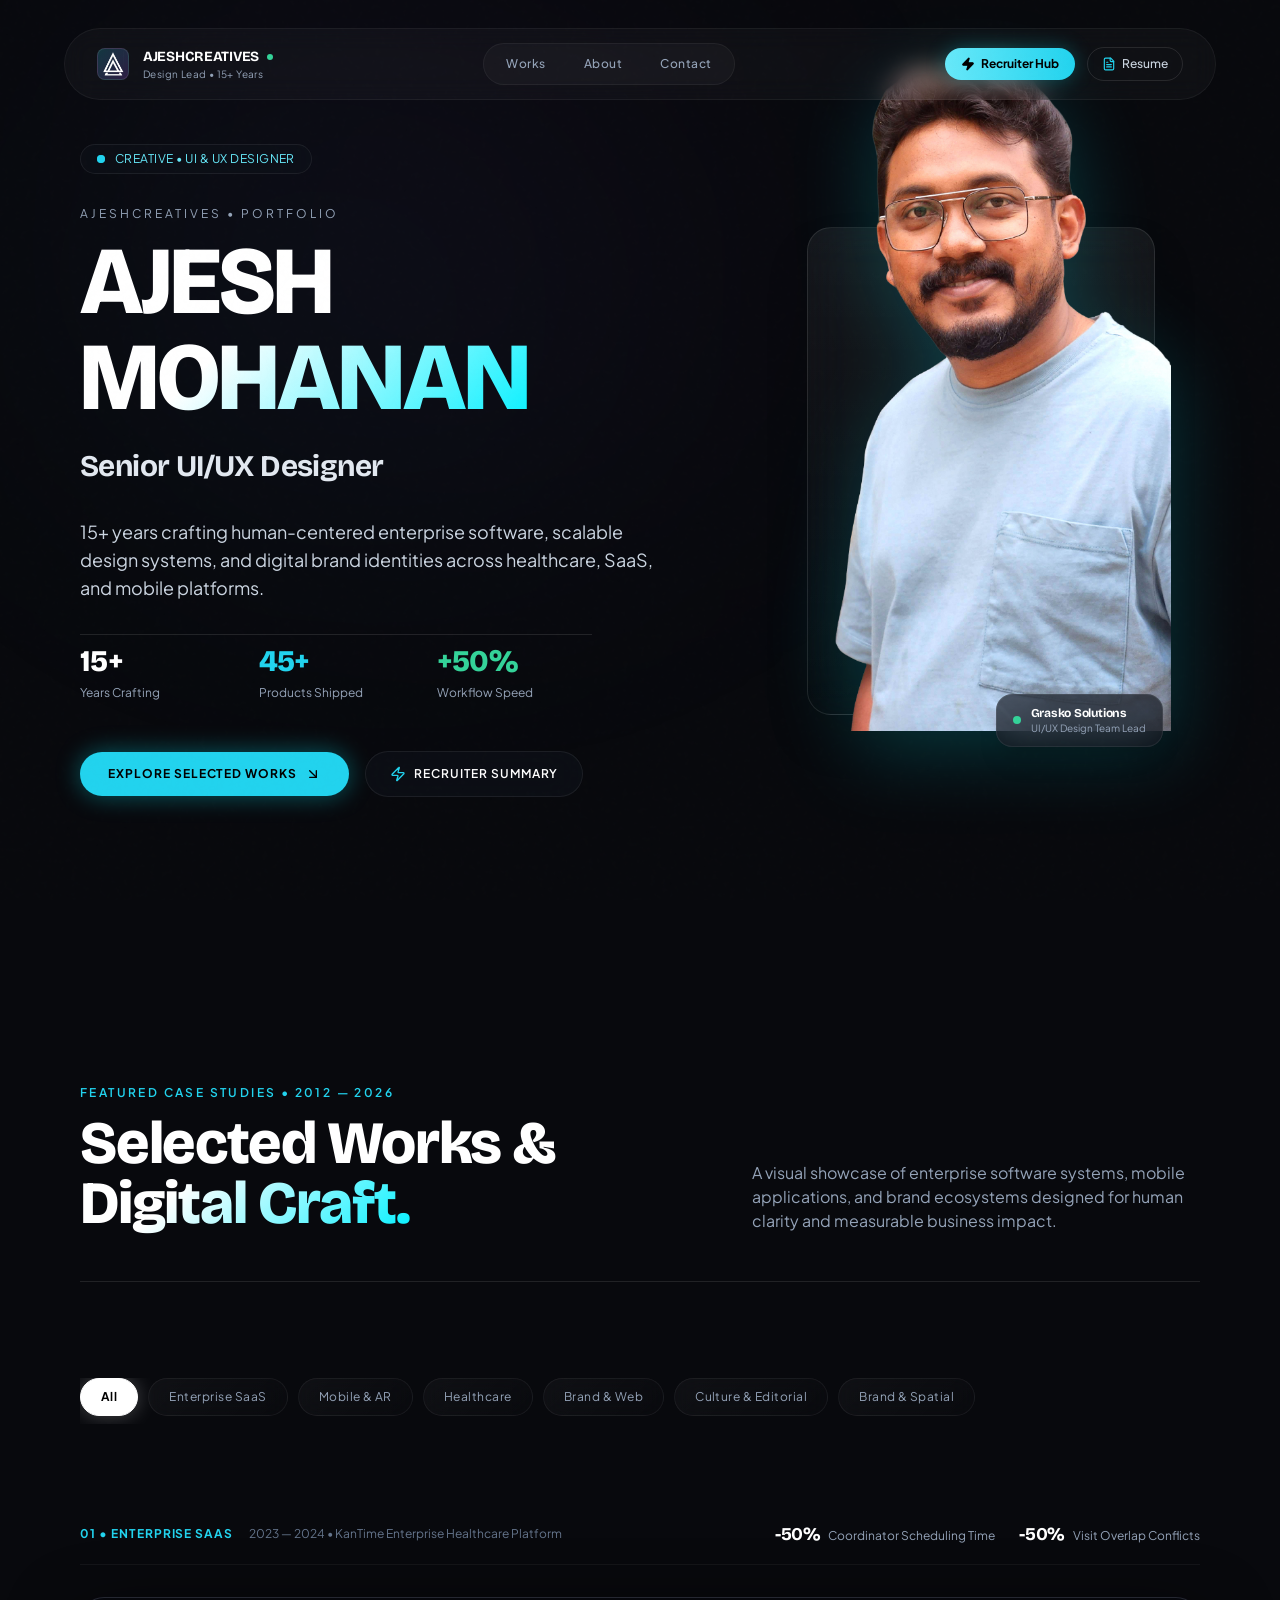
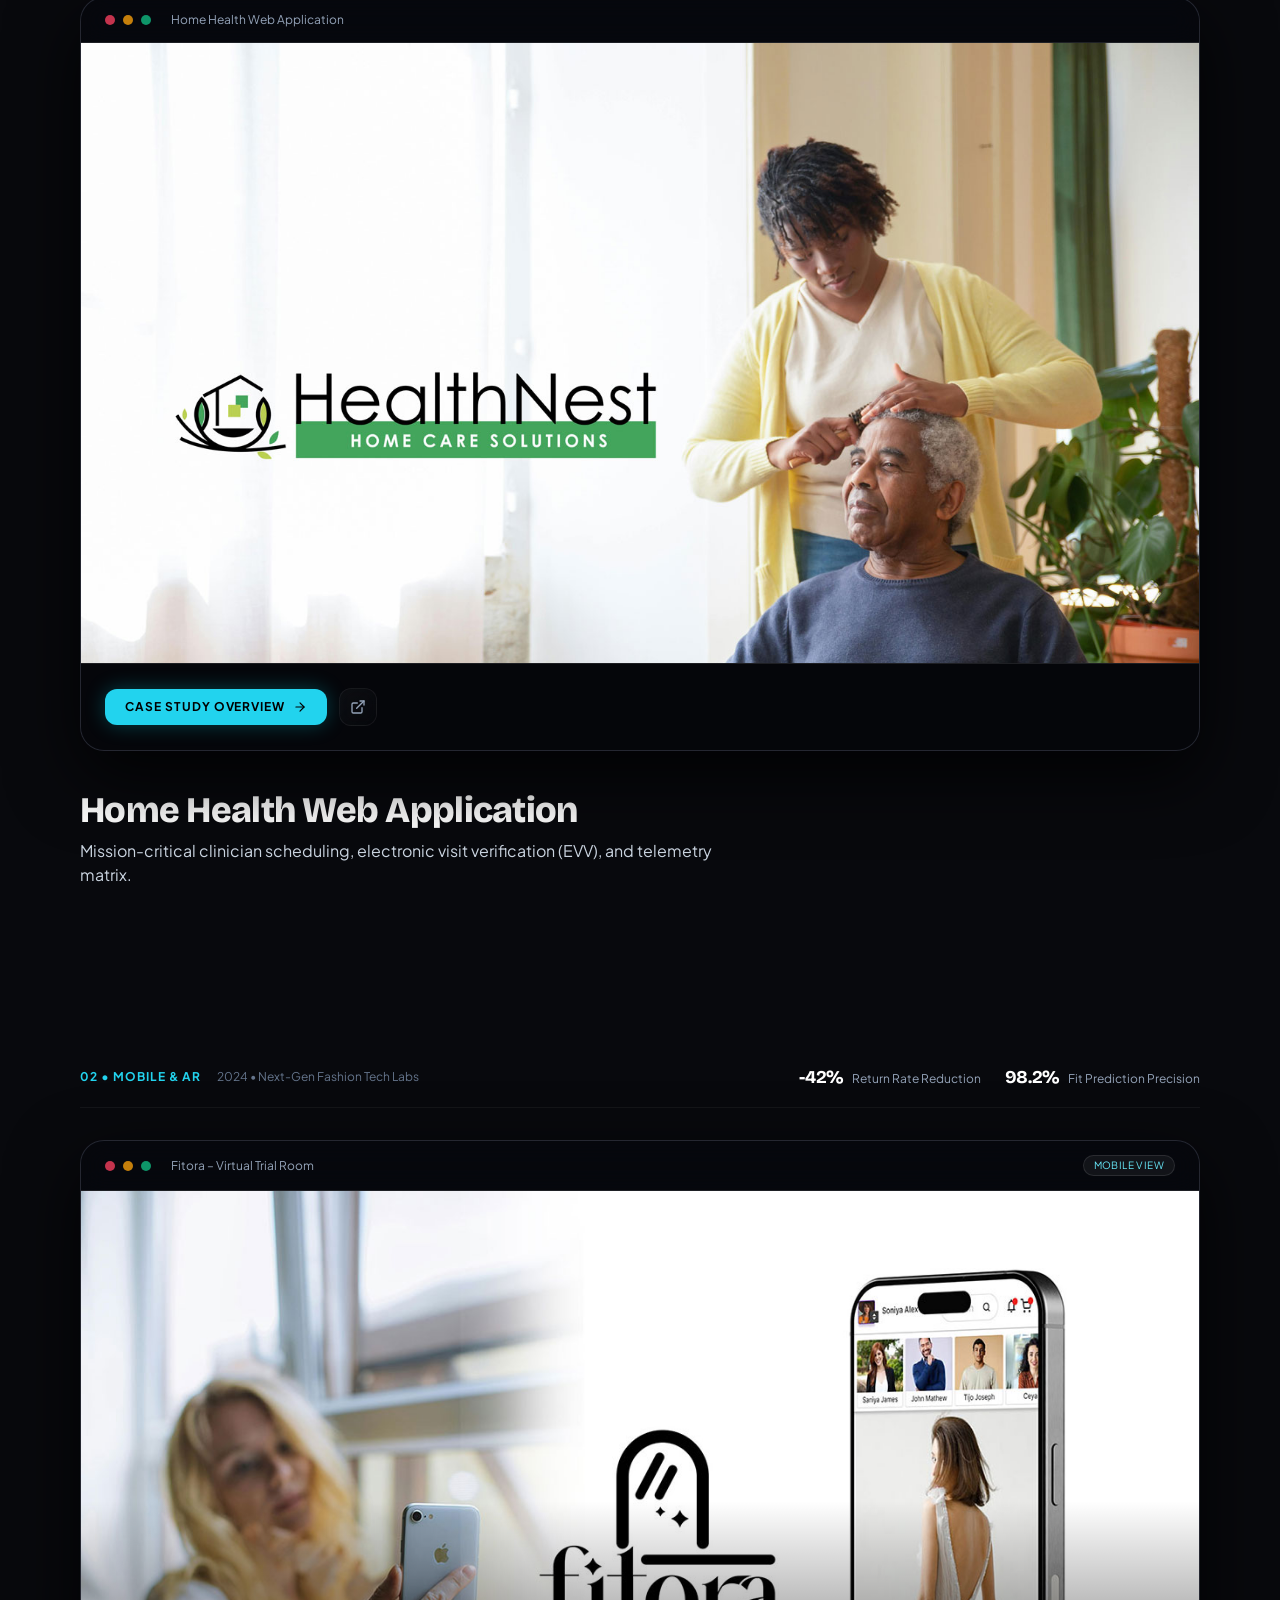
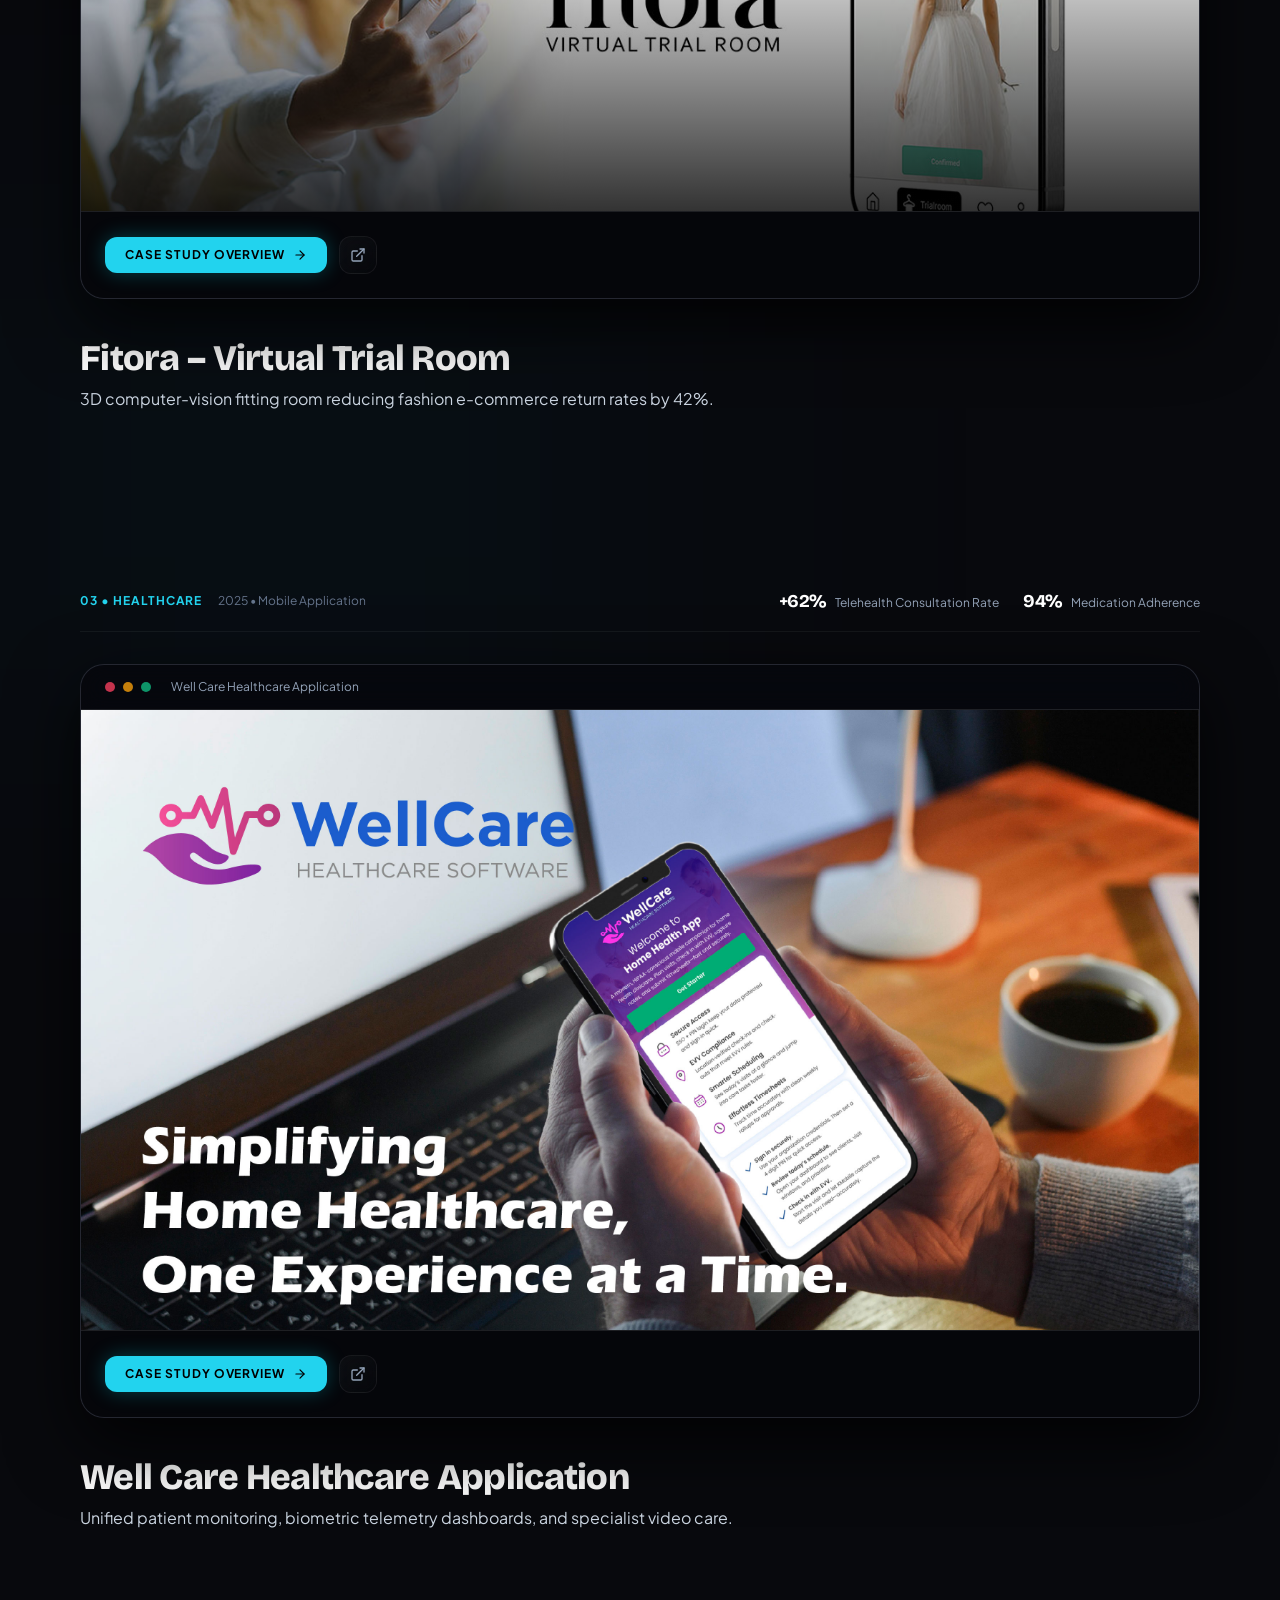
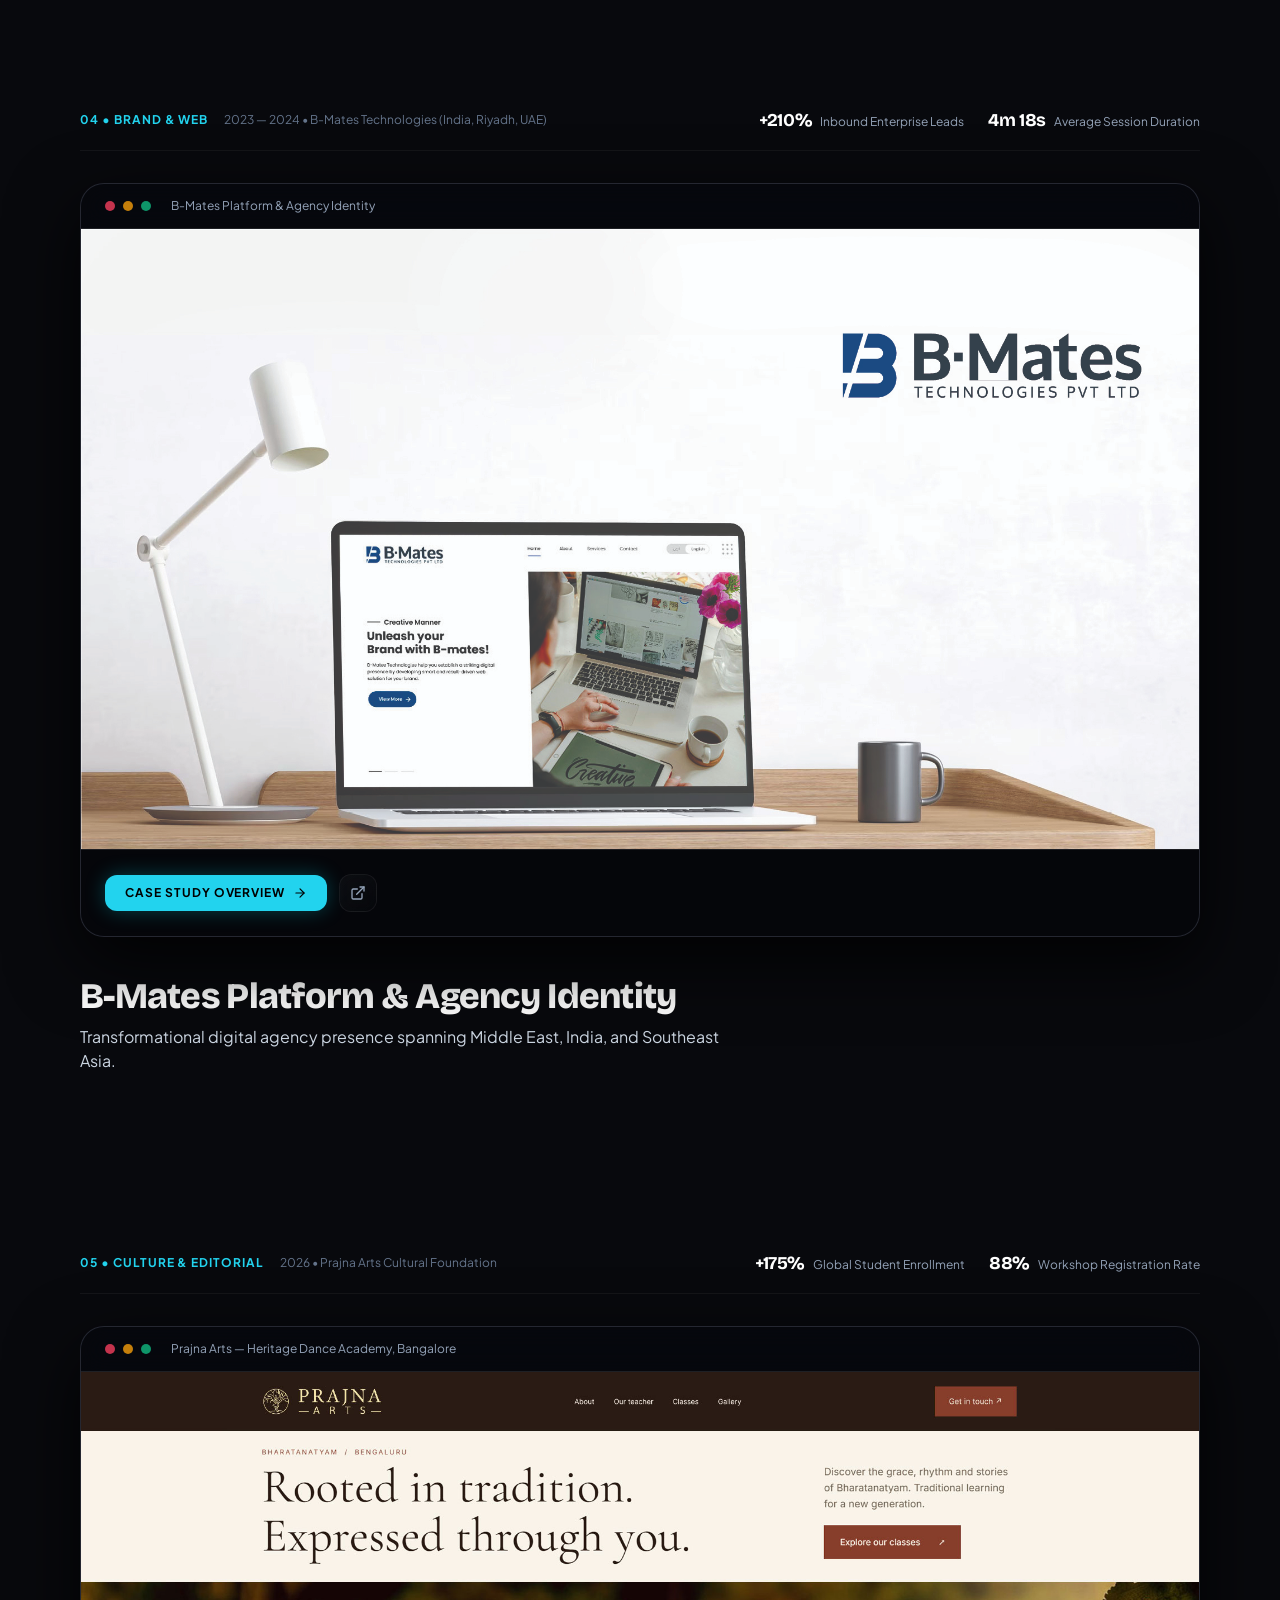
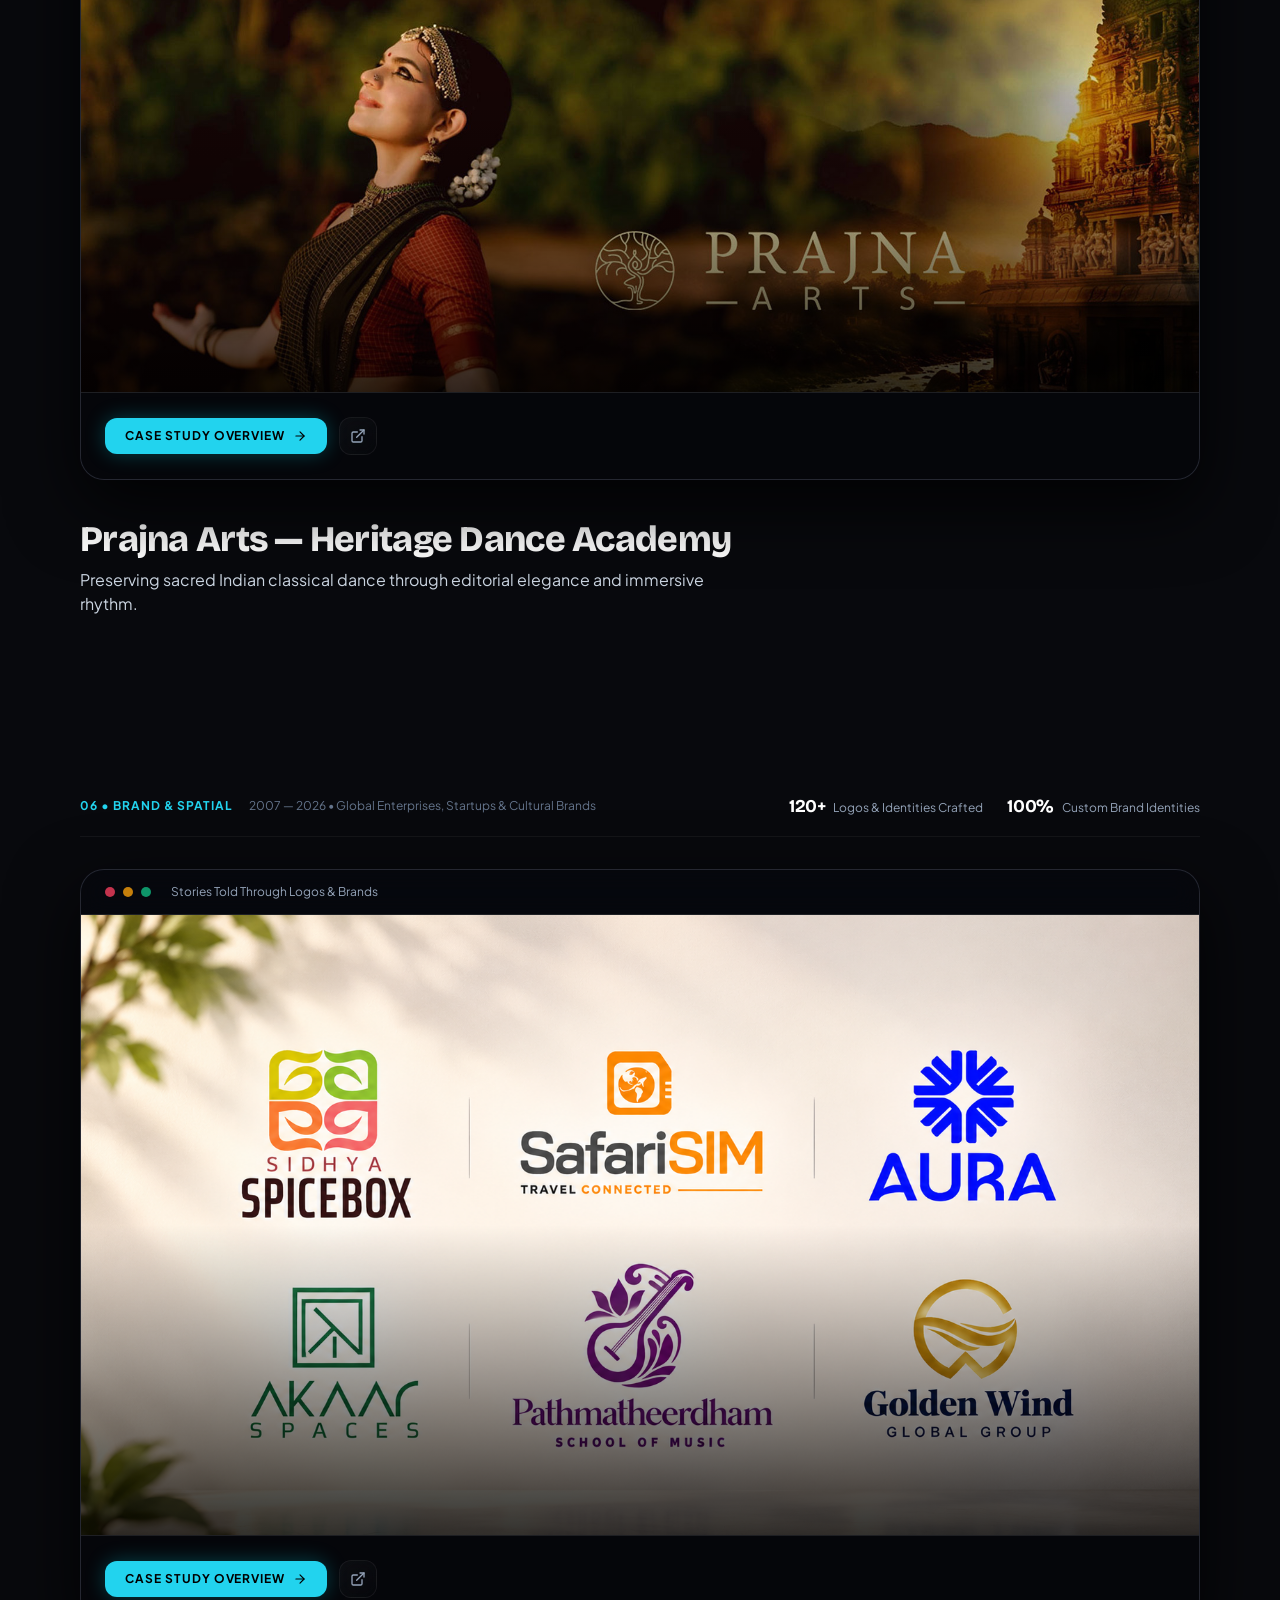
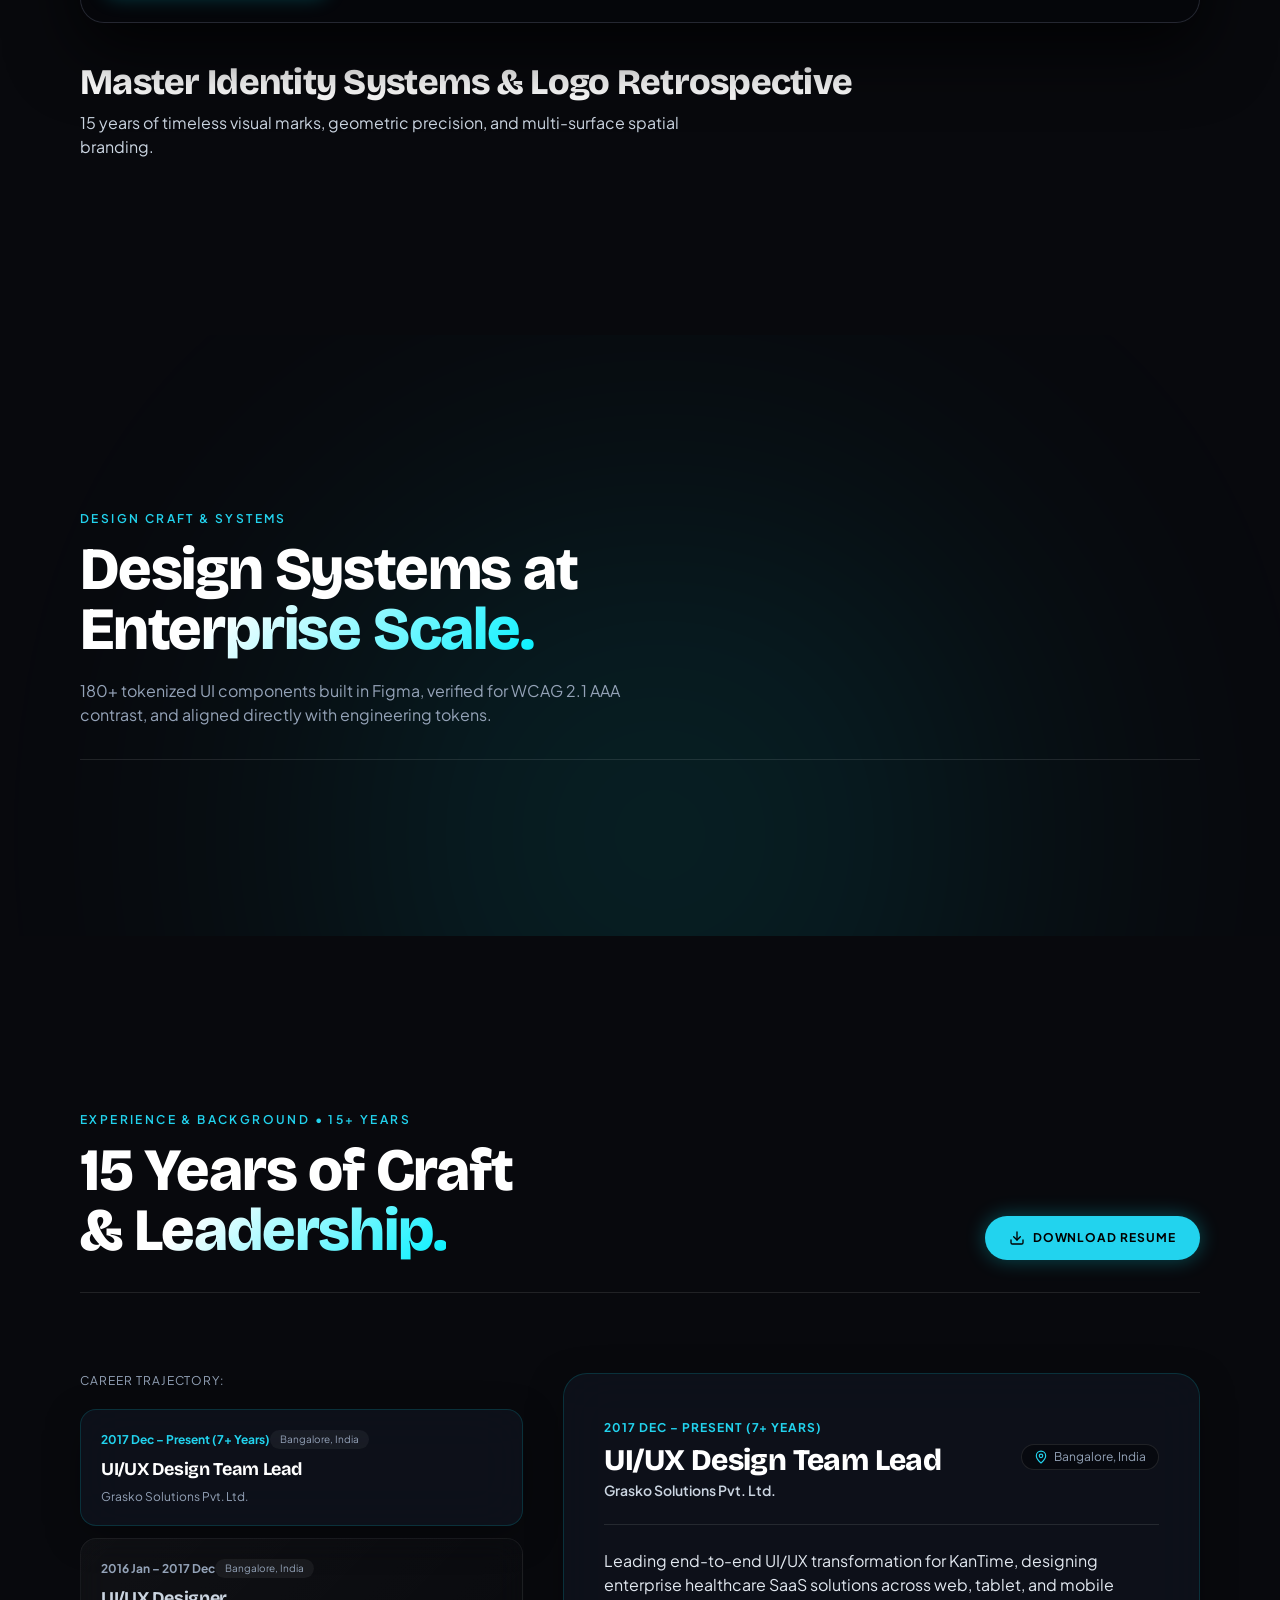
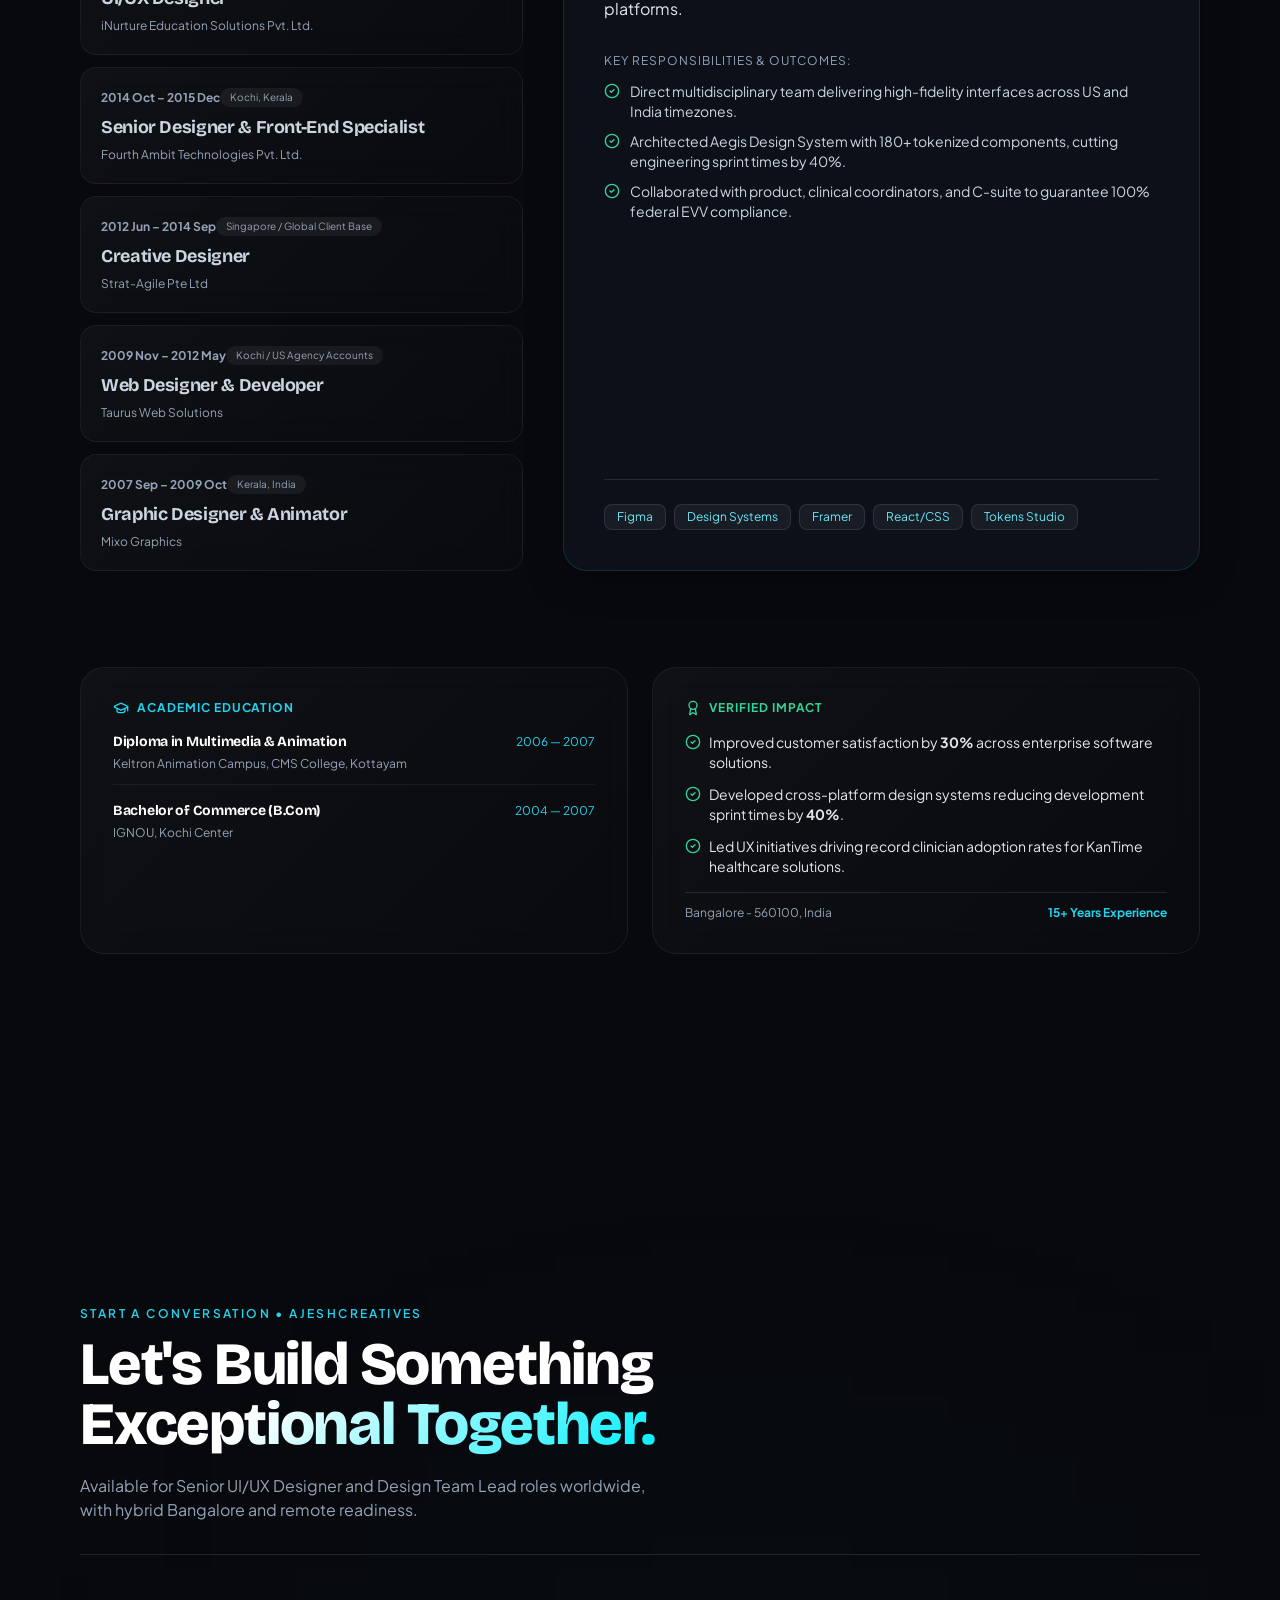
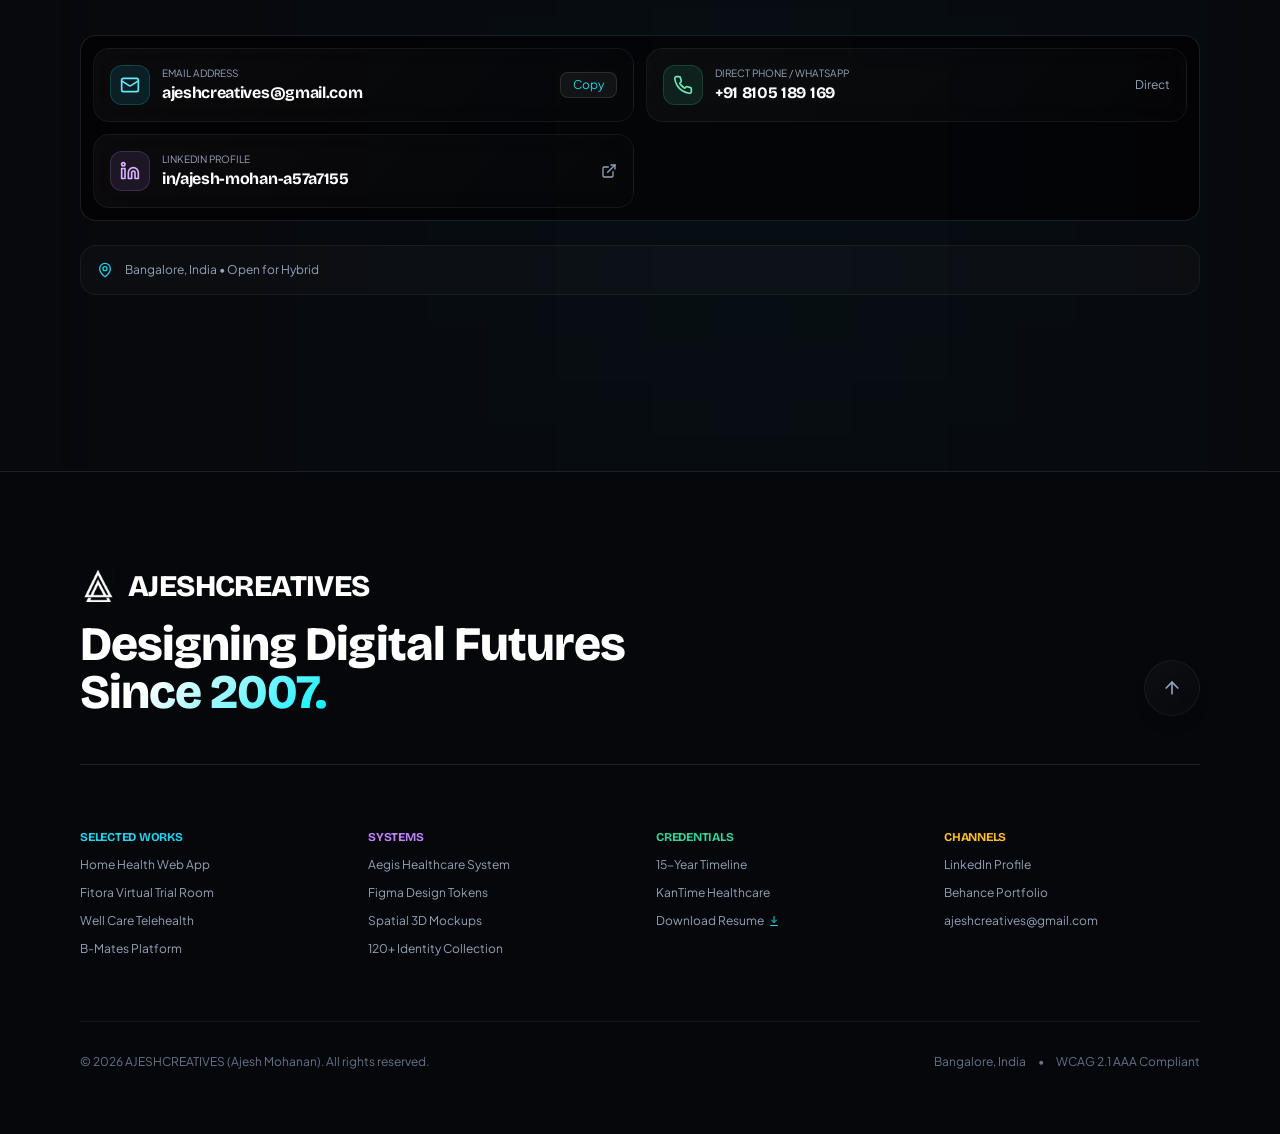
<file: index.html>
<!DOCTYPE html>
<html lang="en" class="dark scroll-smooth">
<head>
<meta charSet="utf-8"/>
<meta name="viewport" content="width=device-width, initial-scale=1"/>
<link rel="preload" as="image" href="images/logo-icon.png" fetchPriority="high"/>
<link rel="preload" as="image" href="images/ajesh-portrait.png" fetchPriority="high"/>
<link rel="preload" as="image" href="https://images.unsplash.com/photo-1504868584819-f8e8b4b6d7e3?auto=format&amp;fit=crop&amp;w=1200&amp;q=80" fetchPriority="high"/>
<link rel="stylesheet" href="styles.css">
<title>AJESHCREATIVES | Senior UI/UX Designer &amp; Design Lead (15+ Years)</title>
<meta name="description" content="Design portfolio of Ajesh Mohanan (AJESHCREATIVES) — Senior UI/UX Designer and Design Team Lead with 15+ years of experience in Enterprise Healthcare SaaS, Design Systems, and Mobile Applications."/>
<meta name="author" content="Ajesh Mohanan"/>
<meta name="keywords" content="AJESHCREATIVES,Ajesh Mohanan,Senior UI/UX Designer,Design Team Lead,Product Designer,KanTime Healthcare,Mobile App Design,Design Systems,Brand Identity"/>
<meta property="og:title" content="AJESHCREATIVES | Senior UI/UX Designer &amp; Design Lead"/>
<meta property="og:description" content="15+ years crafting high-impact digital products, enterprise interfaces, and brand identity systems."/>
<meta property="og:url" content="https://ajeshcreatives.com"/>
<meta property="og:site_name" content="AJESHCREATIVES"/>
<meta property="og:locale" content="en_US"/>
<meta property="og:type" content="website"/>
<meta name="twitter:card" content="summary"/>
<meta name="twitter:title" content="AJESHCREATIVES | Senior UI/UX Designer &amp; Design Lead"/>
<meta name="twitter:description" content="15+ years crafting high-impact digital products, enterprise interfaces, and brand identity systems."/>
<link rel="stylesheet" href="static-overrides.css">
</head>
<body class="bg-[#08090d] text-slate-100 antialiased selection:bg-cyan-500/30 selection:text-white relative min-h-screen">
<div class="fixed inset-0 pointer-events-none bg-noise z-30 opacity-30">
</div><canvas class="fixed inset-0 pointer-events-none z-0 opacity-70" aria-hidden="true"></canvas>
<div class="relative z-10 flex flex-col min-h-screen">
<main class="flex flex-col min-h-screen">
<header class="fixed top-0 left-0 right-0 z-40 flex justify-center transition-all duration-500 px-4 pt-5 sm:pt-7 pointer-events-none">
<div class="pointer-events-auto flex items-center justify-between gap-6 px-6 sm:px-8 py-3.5 rounded-full border transition-all duration-500 max-w-6xl w-full bg-white/[0.03] border-white/5 backdrop-blur-md"><a class="flex items-center gap-3.5 group focus:outline-none" data-cursor="HOME" href="#hero">
<div class="relative w-8 h-8 rounded-lg overflow-hidden flex items-center justify-center p-0.5 bg-gradient-to-br from-cyan-400/20 to-purple-500/20 border border-white/10 group-hover:border-cyan-400/50 transition-colors"><img alt="AJESHCREATIVES Logo" fetchPriority="high" width="26" height="26" decoding="async" data-nimg="1" class="object-contain" style="color:transparent" src="images/logo-icon.png"/>
</div>
<div class="flex flex-col"><span class="font-heading text-sm font-bold tracking-wider text-white group-hover:text-cyan-400 transition-colors flex items-center gap-2">AJESHCREATIVES<span class="inline-block w-1.5 h-1.5 rounded-full bg-emerald-400 animate-pulse"></span></span><span class="text-[10px] text-slate-400 font-sans tracking-wide">Design Lead • 15+ Years</span>
</div></a>
<nav class="hidden md:flex items-center gap-1.5 bg-white/[0.03] p-1.5 rounded-full border border-white/5"><a class="relative px-4 py-1.5 rounded-full text-xs font-medium tracking-wide transition-all duration-300 font-sans text-slate-400 hover:text-white" data-cursor="GOTO" href="#works"><span class="relative z-10">Works</span></a>
    <!--<a class="relative px-4 py-1.5 rounded-full text-xs font-medium tracking-wide transition-all duration-300 font-sans text-slate-400 hover:text-white" data-cursor="GOTO" href="#design-system"><span class="relative z-10">Design Systems</span></a>-->
    <a class="relative px-4 py-1.5 rounded-full text-xs font-medium tracking-wide transition-all duration-300 font-sans text-slate-400 hover:text-white" data-cursor="GOTO" href="#about"><span class="relative z-10">About</span></a>
    <!--<a class="relative px-4 py-1.5 rounded-full text-xs font-medium tracking-wide transition-all duration-300 font-sans text-slate-400 hover:text-white" data-cursor="GOTO" href="#branding"><span class="relative z-10">Branding &amp; Spatial</span></a>-->
    <a class="relative px-4 py-1.5 rounded-full text-xs font-medium tracking-wide transition-all duration-300 font-sans text-slate-400 hover:text-white" data-cursor="GOTO" href="#contact"><span class="relative z-10">Contact</span></a>
</nav>
<div class="flex items-center gap-3"><button class="relative group overflow-hidden px-4 py-2 rounded-full text-xs font-bold font-sans text-black bg-gradient-to-r from-cyan-300 to-cyan-400 hover:opacity-95 transition-all shadow-[0_0_20px_rgba(0,240,255,0.25)] flex items-center gap-1.5" data-cursor="RECRUITER"><svg xmlns="http://www.w3.org/2000/svg" width="24" height="24" viewBox="0 0 24 24" fill="none" stroke="currentColor" stroke-width="2" stroke-linecap="round" stroke-linejoin="round" class="lucide lucide-zap w-3.5 h-3.5 fill-black"><path d="M4 14a1 1 0 0 1-.78-1.63l9.9-10.2a.5.5 0 0 1 .86.46l-1.92 6.02A1 1 0 0 0 13 10h7a1 1 0 0 1 .78 1.63l-9.9 10.2a.5.5 0 0 1-.86-.46l1.92-6.02A1 1 0 0 0 11 14z"></path></svg><span class="hidden sm:inline">Recruiter Hub</span><span class="sm:hidden">Recruiter</span></button><a href="#about" class="px-3.5 py-2 rounded-full text-xs font-medium font-sans text-slate-300 border border-white/10 hover:border-cyan-400/40 hover:bg-white/[0.04] transition-all hidden lg:flex items-center gap-1.5" data-cursor="RESUME"><svg xmlns="http://www.w3.org/2000/svg" width="24" height="24" viewBox="0 0 24 24" fill="none" stroke="currentColor" stroke-width="2" stroke-linecap="round" stroke-linejoin="round" class="lucide lucide-file-text w-3.5 h-3.5 text-cyan-400"><path d="M15 2H6a2 2 0 0 0-2 2v16a2 2 0 0 0 2 2h12a2 2 0 0 0 2-2V7Z"></path><path d="M14 2v4a2 2 0 0 0 2 2h4"></path><path d="M10 9H8"></path><path d="M16 13H8"></path><path d="M16 17H8"></path></svg><span>Resume</span></a><button class="p-2 rounded-full border border-white/10 bg-white/[0.04] text-slate-200 md:hidden" aria-label="Toggle Navigation Menu"><svg xmlns="http://www.w3.org/2000/svg" width="24" height="24" viewBox="0 0 24 24" fill="none" stroke="currentColor" stroke-width="2" stroke-linecap="round" stroke-linejoin="round" class="lucide lucide-menu w-4 h-4"><line x1="4" x2="20" y1="12" y2="12"></line><line x1="4" x2="20" y1="6" y2="6"></line><line x1="4" x2="20" y1="18" y2="18"></line></svg></button>
</div>
</div>
</header>
<section id="hero" class="relative min-h-[92vh] flex flex-col justify-center pt-36 pb-28 px-6 sm:px-12 lg:px-20 overflow-hidden">
<div class="absolute top-1/4 left-1/3 -translate-x-1/2 -translate-y-1/2 w-[650px] h-[500px] bg-gradient-to-tr from-cyan-500/10 via-purple-500/5 to-transparent blur-[140px] rounded-full pointer-events-none -z-10">
</div>
<div class="max-w-7xl mx-auto w-full grid grid-cols-1 lg:grid-cols-12 gap-16 lg:gap-12 items-center">
<div class="lg:col-span-7 flex flex-col gap-8 z-10">
<div class="inline-flex items-center gap-2.5 px-4 py-1.5 rounded-full glass-panel border border-cyan-400/25 text-xs font-sans tracking-wide text-cyan-300 w-fit"><span class="relative flex h-2 w-2"><span class="animate-ping absolute inline-flex h-full w-full rounded-full bg-cyan-400 opacity-75"></span><span class="relative inline-flex rounded-full h-2 w-2 bg-cyan-400"></span></span><span>CREATIVE • UI &amp; UX DESIGNER</span>
</div>
<div class="flex flex-col gap-3"><span class="text-xs font-sans uppercase tracking-[0.25em] text-slate-400">AJESHCREATIVES • PORTFOLIO</span><h1 class="font-heading text-5xl sm:text-7xl xl:text-8xl font-extrabold tracking-tight text-white leading-[1.02]">AJESH <br/><span class="text-gradient-cyan">MOHANAN</span></h1>
<div class="h-10 sm:h-12 flex items-center overflow-hidden pt-2"><span class="font-heading text-xl sm:text-3xl font-bold text-slate-200 tracking-wide inline-block">Senior UI/UX Designer</span>
</div>
</div><p class="text-slate-300 text-base sm:text-lg max-w-xl font-normal leading-relaxed font-sans">15+ years crafting human-centered enterprise software, scalable design systems, and digital brand identities across healthcare, SaaS, and mobile platforms.</p>
<div class="grid grid-cols-3 gap-6 pt-2 max-w-lg border-t border-white/10">
<div><span class="font-heading text-2xl sm:text-3xl font-extrabold text-white block">15+</span><span class="text-xs text-slate-400 font-sans">Years Crafting</span>
</div>
<div><span class="font-heading text-2xl sm:text-3xl font-extrabold text-cyan-400 block">45+</span><span class="text-xs text-slate-400 font-sans">Products Shipped</span>
</div>
<div><span class="font-heading text-2xl sm:text-3xl font-extrabold text-emerald-400 block">+50%</span><span class="text-xs text-slate-400 font-sans">Workflow Speed</span>
</div>
</div>
<div class="flex flex-wrap items-center gap-4 pt-4"><a class="px-7 py-3.5 rounded-full font-sans font-bold text-xs uppercase tracking-wider text-black bg-cyan-400 hover:bg-cyan-300 transition-all shadow-[0_0_25px_rgba(0,240,255,0.35)] flex items-center gap-2 group" data-cursor="WORKS" href="#works"><span>Explore Selected Works</span><svg xmlns="http://www.w3.org/2000/svg" width="24" height="24" viewBox="0 0 24 24" fill="none" stroke="currentColor" stroke-width="2" stroke-linecap="round" stroke-linejoin="round" class="lucide lucide-arrow-down-right w-4 h-4 transition-transform group-hover:translate-x-0.5 group-hover:translate-y-0.5"><path d="m7 7 10 10"></path><path d="M17 7v10H7"></path></svg></a><button class="px-6 py-3.5 rounded-full font-sans font-semibold text-xs tracking-wider uppercase text-white glass-panel border border-white/15 hover:border-cyan-400/40 hover:bg-white/[0.06] transition-all flex items-center gap-2" data-cursor="RECRUITER"><svg xmlns="http://www.w3.org/2000/svg" width="24" height="24" viewBox="0 0 24 24" fill="none" stroke="currentColor" stroke-width="2" stroke-linecap="round" stroke-linejoin="round" class="lucide lucide-zap w-4 h-4 text-cyan-400"><path d="M4 14a1 1 0 0 1-.78-1.63l9.9-10.2a.5.5 0 0 1 .86.46l-1.92 6.02A1 1 0 0 0 13 10h7a1 1 0 0 1 .78 1.63l-9.9 10.2a.5.5 0 0 1-.86-.46l1.92-6.02A1 1 0 0 0 11 14z"></path></svg><span>Recruiter Summary</span></button>
</div>
</div>
<div class="lg:col-span-5 flex justify-center items-center relative">
<div class="relative w-[300px] sm:w-[380px] h-[440px] sm:h-[520px] flex items-center justify-center">
<div class="absolute inset-4 rounded-3xl bg-gradient-to-b from-white/[0.06] to-transparent backdrop-blur-xl border border-white/10 shadow-2xl overflow-hidden">
</div>
<div class="relative z-10 w-full h-full flex items-end justify-center pt-8"><img alt="Ajesh Mohanan - AJESHCREATIVES" fetchPriority="high" width="380" height="500" decoding="async" data-nimg="1" class="object-contain drop-shadow-[0_20px_40px_rgba(0,240,255,0.2)] select-none pointer-events-none transition-transform duration-700 hover:scale-105" style="color:transparent" src="images/ajesh-portrait.png"/>
</div>
<div class="absolute -bottom-4 right-2 z-20 glass-panel px-4 py-2.5 rounded-2xl border border-white/15 shadow-xl flex items-center gap-2.5">
<div class="w-2 h-2 rounded-full bg-emerald-400 animate-pulse">
</div>
<div class="flex flex-col"><span class="font-heading text-xs font-bold text-white">Grasko Solutions</span><span class="text-[10px] text-slate-400 font-sans">UI/UX Design Team Lead</span>
</div>
</div>
</div>
</div>
</div>
</section>
<section id="works" class="relative py-32 sm:py-44 px-6 sm:px-12 lg:px-20 overflow-hidden">
<div class="absolute top-1/3 left-0 w-[600px] h-[600px] bg-cyan-500/5 blur-[180px] pointer-events-none -z-10">
</div>
<div class="max-w-7xl mx-auto flex flex-col gap-24">
<div class="flex flex-col md:flex-row md:items-end justify-between gap-8 pb-12 border-b border-white/10">
<div class="flex flex-col gap-3"><span class="text-xs font-sans uppercase tracking-[0.2em] text-cyan-400 font-semibold">FEATURED CASE STUDIES • 2012 — 2026</span><h2 class="font-heading text-4xl sm:text-6xl font-black text-white tracking-tight leading-tight">Selected Works &amp; <br/><span class="text-gradient-cyan">Digital Craft.</span></h2>
</div><p class="text-slate-400 text-sm sm:text-base max-w-md font-sans leading-relaxed">A visual showcase of enterprise software systems, mobile applications, and brand ecosystems designed for human clarity and measurable business impact.</p>
</div>
<div class="flex items-center gap-2.5 overflow-x-auto no-scrollbar pb-2">
	<button class="px-5 py-2.5 rounded-full text-xs font-sans tracking-wide whitespace-nowrap transition-all border bg-white text-black border-white shadow-[0_0_20px_rgba(255,255,255,0.25)] font-bold" data-cursor="FILTER">All</button>
	<button class="px-5 py-2.5 rounded-full text-xs font-sans tracking-wide whitespace-nowrap transition-all border glass-card text-slate-400 hover:text-white border-white/5" data-cursor="FILTER">Enterprise SaaS</button>
	<button class="px-5 py-2.5 rounded-full text-xs font-sans tracking-wide whitespace-nowrap transition-all border glass-card text-slate-400 hover:text-white border-white/5" data-cursor="FILTER">Mobile &amp; AR</button>
	<button class="px-5 py-2.5 rounded-full text-xs font-sans tracking-wide whitespace-nowrap transition-all border glass-card text-slate-400 hover:text-white border-white/5" data-cursor="FILTER">Healthcare</button>
	<button class="px-5 py-2.5 rounded-full text-xs font-sans tracking-wide whitespace-nowrap transition-all border glass-card text-slate-400 hover:text-white border-white/5" data-cursor="FILTER">Brand &amp; Web</button>
	<button class="px-5 py-2.5 rounded-full text-xs font-sans tracking-wide whitespace-nowrap transition-all border glass-card text-slate-400 hover:text-white border-white/5" data-cursor="FILTER">Culture &amp; Editorial</button>
	<button class="px-5 py-2.5 rounded-full text-xs font-sans tracking-wide whitespace-nowrap transition-all border glass-card text-slate-400 hover:text-white border-white/5" data-cursor="FILTER">Brand &amp; Spatial</button>
</div>
<div class="flex flex-col gap-36 sm:gap-44">
<article class="flex flex-col gap-8 group">
<div class="flex flex-col sm:flex-row sm:items-center justify-between gap-4 pb-4 border-b border-white/5">
<div class="flex items-center gap-4 flex-wrap"><span class="text-xs font-sans uppercase tracking-wider text-cyan-400 font-bold">01 • Enterprise SaaS</span><span class="text-xs text-slate-500 font-sans">2023 — 2024 • KanTime Enterprise Healthcare Platform</span>
</div>
<div class="flex items-center gap-6">
<div class="flex items-baseline gap-2"><span class="font-heading text-lg font-bold text-white">-50%</span><span class="text-xs text-slate-400 font-sans">Coordinator Scheduling Time</span>
</div>
<div class="flex items-baseline gap-2"><span class="font-heading text-lg font-bold text-white">-50%</span><span class="text-xs text-slate-400 font-sans">Visit Overlap Conflicts</span>
</div>
</div>
</div>
<div class="relative rounded-3xl bg-[#0c0f1a] border border-white/10 overflow-hidden shadow-[0_25px_70px_rgba(0,0,0,0.8)] group-hover:border-cyan-400/40 transition-all duration-500">
<div class="px-6 py-3.5 bg-black/50 border-b border-white/10 flex items-center justify-between backdrop-blur-md">
<div class="flex items-center gap-2"><span class="w-2.5 h-2.5 rounded-full bg-rose-500/80"></span><span class="w-2.5 h-2.5 rounded-full bg-amber-500/80"></span><span class="w-2.5 h-2.5 rounded-full bg-emerald-500/80"></span><span class="text-xs font-sans text-slate-400 ml-3 truncate max-w-xs sm:max-w-md">Home Health Web Application</span>
</div>
<div class="flex items-center gap-2">
</div>
</div>
<div class="relative w-full h-[360px] sm:h-[500px] lg:h-[620px] bg-[#090b14] overflow-hidden">
<div class="relative w-full h-full"><img alt="Master Scheduling Matrix Console" fetchPriority="high" decoding="async" data-nimg="fill" class="object-cover object-top transition-transform duration-700 group-hover:scale-[1.02]" style="position:absolute;height:100%;width:100%;left:0;top:0;right:0;bottom:0;color:transparent" src="images/Healthnest-Cover-Photo.jpg"/>
</div>
</div>
<div class="p-4 sm:p-6 bg-black/60 border-t border-white/10 flex flex-wrap items-center justify-end gap-4">
  <div class="flex items-center justify-end gap-3">
    <a class="px-5 py-2.5 rounded-xl font-sans font-bold text-xs uppercase tracking-wider text-black bg-cyan-400 hover:bg-cyan-300 transition-all flex items-center gap-2 shadow-[0_0_20px_rgba(0,240,255,0.25)]" data-cursor="INSPECT" href="case-study/home-health-web.html">
      <span>Case Study Overview</span>
      <svg xmlns="http://www.w3.org/2000/svg" width="24" height="24" viewBox="0 0 24 24" fill="none" stroke="currentColor" stroke-width="2" stroke-linecap="round" stroke-linejoin="round" class="lucide lucide-arrow-right w-3.5 h-3.5"><path d="M5 12h14"></path><path d="m12 5 7 7-7 7"></path></svg>
    </a>
    <a href="https://www.behance.net/gallery/244819819/Home-Health-Web-Application" target="_blank" rel="noopener noreferrer" class="p-2.5 rounded-xl glass-card text-slate-400 hover:text-white border border-white/10 hover:border-cyan-400/40 transition-all" title="Open Original Behance Gallery">
      <svg xmlns="http://www.w3.org/2000/svg" width="24" height="24" viewBox="0 0 24 24" fill="none" stroke="currentColor" stroke-width="2" stroke-linecap="round" stroke-linejoin="round" class="lucide lucide-external-link w-4 h-4"><path d="M15 3h6v6"></path><path d="M10 14 21 3"></path><path d="M18 13v6a2 2 0 0 1-2 2H5a2 2 0 0 1-2-2V8a2 2 0 0 1 2-2h6"></path></svg>
    </a>
  </div>
</div>
</div>
<div class="flex flex-col sm:flex-row sm:items-baseline justify-between gap-4 pt-2">
<div><h3 class="font-heading text-2xl sm:text-4xl font-extrabold text-white group-hover:text-cyan-300 transition-colors">Home Health Web Application</h3><p class="text-sm sm:text-base text-slate-300 font-sans mt-2 max-w-2xl leading-relaxed">Mission-critical clinician scheduling, electronic visit verification (EVV), and telemetry matrix.</p>
</div>
</div>
</article>
<article class="flex flex-col gap-8 group">
<div class="flex flex-col sm:flex-row sm:items-center justify-between gap-4 pb-4 border-b border-white/5">
<div class="flex items-center gap-4 flex-wrap"><span class="text-xs font-sans uppercase tracking-wider text-cyan-400 font-bold">02 • Mobile &amp; AR</span><span class="text-xs text-slate-500 font-sans">2024 • Next-Gen Fashion Tech Labs</span>
</div>
<div class="flex items-center gap-6">
<div class="flex items-baseline gap-2"><span class="font-heading text-lg font-bold text-white">-42%</span><span class="text-xs text-slate-400 font-sans">Return Rate Reduction</span>
</div>
<div class="flex items-baseline gap-2"><span class="font-heading text-lg font-bold text-white">98.2%</span><span class="text-xs text-slate-400 font-sans">Fit Prediction Precision</span>
</div>
</div>
</div>
<div class="relative rounded-3xl bg-[#0c0f1a] border border-white/10 overflow-hidden shadow-[0_25px_70px_rgba(0,0,0,0.8)] group-hover:border-cyan-400/40 transition-all duration-500">
<div class="px-6 py-3.5 bg-black/50 border-b border-white/10 flex items-center justify-between backdrop-blur-md">
<div class="flex items-center gap-2"><span class="w-2.5 h-2.5 rounded-full bg-rose-500/80"></span><span class="w-2.5 h-2.5 rounded-full bg-amber-500/80"></span><span class="w-2.5 h-2.5 rounded-full bg-emerald-500/80"></span><span class="text-xs font-sans text-slate-400 ml-3 truncate max-w-xs sm:max-w-md">Fitora – Virtual Trial Room</span>
</div>
<div class="flex items-center gap-2"><span class="text-[10px] font-sans tracking-wide uppercase px-2.5 py-0.5 rounded-full bg-white/5 border border-white/10 text-cyan-300">Mobile View</span>
</div>
</div>
<div class="relative w-full h-[360px] sm:h-[500px] lg:h-[620px] bg-[#090b14] overflow-hidden">
<div class="relative w-full h-full"><img alt="3D Avatar Fitting &amp; Fabric Drape" loading="lazy" decoding="async" data-nimg="fill" class="object-cover object-top transition-transform duration-700 group-hover:scale-[1.02]" style="position:absolute;height:100%;width:100%;left:0;top:0;right:0;bottom:0;color:transparent" src="images/Fitora-Hero.jpg"/>
<div class="absolute inset-0 bg-gradient-to-t from-black/80 via-transparent to-transparent pointer-events-none">
</div>

</div>
</div>
<div class="p-4 sm:p-6 bg-black/60 border-t border-white/10 flex flex-wrap items-center justify-between gap-4">

<div class="flex items-center gap-3"><a class="px-5 py-2.5 rounded-xl font-sans font-bold text-xs uppercase tracking-wider text-black bg-cyan-400 hover:bg-cyan-300 transition-all flex items-center gap-2 shadow-[0_0_20px_rgba(0,240,255,0.25)]" data-cursor="INSPECT" href="case-study/fitora-virtual-room.html"><span>Case Study Overview</span><svg xmlns="http://www.w3.org/2000/svg" width="24" height="24" viewBox="0 0 24 24" fill="none" stroke="currentColor" stroke-width="2" stroke-linecap="round" stroke-linejoin="round" class="lucide lucide-arrow-right w-3.5 h-3.5"><path d="M5 12h14"></path><path d="m12 5 7 7-7 7"></path></svg></a><a href="https://www.behance.net/gallery/244464131/Fitora-Virtual-Trial-Room-Mobile-Application" target="_blank" rel="noopener noreferrer" class="p-2.5 rounded-xl glass-card text-slate-400 hover:text-white border border-white/10 hover:border-cyan-400/40 transition-all" title="Open Original Behance Gallery"><svg xmlns="http://www.w3.org/2000/svg" width="24" height="24" viewBox="0 0 24 24" fill="none" stroke="currentColor" stroke-width="2" stroke-linecap="round" stroke-linejoin="round" class="lucide lucide-external-link w-4 h-4"><path d="M15 3h6v6"></path><path d="M10 14 21 3"></path><path d="M18 13v6a2 2 0 0 1-2 2H5a2 2 0 0 1-2-2V8a2 2 0 0 1 2-2h6"></path></svg></a>
</div>
</div>
</div>
<div class="flex flex-col sm:flex-row sm:items-baseline justify-between gap-4 pt-2">
<div><h3 class="font-heading text-2xl sm:text-4xl font-extrabold text-white group-hover:text-cyan-300 transition-colors">Fitora – Virtual Trial Room</h3><p class="text-sm sm:text-base text-slate-300 font-sans mt-2 max-w-2xl leading-relaxed">3D computer-vision fitting room reducing fashion e-commerce return rates by 42%.</p>
</div>
</div>
</article>
    
    
<article class="flex flex-col gap-8 group">
<div class="flex flex-col sm:flex-row sm:items-center justify-between gap-4 pb-4 border-b border-white/5">
<div class="flex items-center gap-4 flex-wrap"><span class="text-xs font-sans uppercase tracking-wider text-cyan-400 font-bold">03 • Healthcare</span><span class="text-xs text-slate-500 font-sans">2025 • Mobile Application</span>
</div>
<div class="flex items-center gap-6">
<div class="flex items-baseline gap-2"><span class="font-heading text-lg font-bold text-white">+62%</span><span class="text-xs text-slate-400 font-sans">Telehealth Consultation Rate</span>
</div>
<div class="flex items-baseline gap-2"><span class="font-heading text-lg font-bold text-white">94%</span><span class="text-xs text-slate-400 font-sans">Medication Adherence</span>
</div>
</div>
</div>
 
<div class="relative rounded-3xl bg-[#0c0f1a] border border-white/10 overflow-hidden shadow-[0_25px_70px_rgba(0,0,0,0.8)] group-hover:border-cyan-400/40 transition-all duration-500">
<div class="px-6 py-3.5 bg-black/50 border-b border-white/10 flex items-center justify-between backdrop-blur-md">
<div class="flex items-center gap-2"><span class="w-2.5 h-2.5 rounded-full bg-rose-500/80"></span><span class="w-2.5 h-2.5 rounded-full bg-amber-500/80"></span><span class="w-2.5 h-2.5 rounded-full bg-emerald-500/80"></span><span class="text-xs font-sans text-slate-400 ml-3 truncate max-w-xs sm:max-w-md">Well Care Healthcare Application</span>
</div>
<div class="flex items-center gap-2">
</div>
</div>
<div class="relative w-full h-[360px] sm:h-[500px] lg:h-[620px] bg-[#090b14] overflow-hidden">
<div class="relative w-full h-full"><img alt="Specialist HD Video Consultation Suite" loading="lazy" decoding="async" data-nimg="fill" class="object-cover object-top transition-transform duration-700 group-hover:scale-[1.02]" style="position:absolute;height:100%;width:100%;left:0;top:0;right:0;bottom:0;color:transparent" src="images/Wellcare-Banner_image.jpg"/>

</div>
</div>
<div class="p-4 sm:p-6 bg-black/60 border-t border-white/10 flex flex-wrap items-center justify-between gap-4">
<div class="flex items-center gap-3"><a class="px-5 py-2.5 rounded-xl font-sans font-bold text-xs uppercase tracking-wider text-black bg-cyan-400 hover:bg-cyan-300 transition-all flex items-center gap-2 shadow-[0_0_20px_rgba(0,240,255,0.25)]" data-cursor="INSPECT" href="case-study/well-care-health.html"><span>Case Study Overview</span><svg xmlns="http://www.w3.org/2000/svg" width="24" height="24" viewBox="0 0 24 24" fill="none" stroke="currentColor" stroke-width="2" stroke-linecap="round" stroke-linejoin="round" class="lucide lucide-arrow-right w-3.5 h-3.5"><path d="M5 12h14"></path><path d="m12 5 7 7-7 7"></path></svg></a><a href="https://www.behance.net/gallery/238812489/Well-Care-Healthcare-Application" target="_blank" rel="noopener noreferrer" class="p-2.5 rounded-xl glass-card text-slate-400 hover:text-white border border-white/10 hover:border-cyan-400/40 transition-all" title="Open Original Behance Gallery"><svg xmlns="http://www.w3.org/2000/svg" width="24" height="24" viewBox="0 0 24 24" fill="none" stroke="currentColor" stroke-width="2" stroke-linecap="round" stroke-linejoin="round" class="lucide lucide-external-link w-4 h-4"><path d="M15 3h6v6"></path><path d="M10 14 21 3"></path><path d="M18 13v6a2 2 0 0 1-2 2H5a2 2 0 0 1-2-2V8a2 2 0 0 1 2-2h6"></path></svg></a>
</div>
</div>
</div>
    
<div class="flex flex-col sm:flex-row sm:items-baseline justify-between gap-4 pt-2">
<div><h3 class="font-heading text-2xl sm:text-4xl font-extrabold text-white group-hover:text-cyan-300 transition-colors">Well Care Healthcare Application</h3>
    <p class="text-sm sm:text-base text-slate-300 font-sans mt-2 max-w-2xl leading-relaxed">Unified patient monitoring, biometric telemetry dashboards, and specialist video care.</p>
</div>
</div>
</article>
    
    
<article class="flex flex-col gap-8 group">
<div class="flex flex-col sm:flex-row sm:items-center justify-between gap-4 pb-4 border-b border-white/5">
<div class="flex items-center gap-4 flex-wrap"><span class="text-xs font-sans uppercase tracking-wider text-cyan-400 font-bold">04 • Brand &amp; Web</span><span class="text-xs text-slate-500 font-sans">2023 — 2024 • B-Mates Technologies (India, Riyadh, UAE)</span>
</div>
<div class="flex items-center gap-6">
<div class="flex items-baseline gap-2"><span class="font-heading text-lg font-bold text-white">+210%</span><span class="text-xs text-slate-400 font-sans">Inbound Enterprise Leads</span>
</div>
<div class="flex items-baseline gap-2"><span class="font-heading text-lg font-bold text-white">4m 18s</span><span class="text-xs text-slate-400 font-sans">Average Session Duration</span>
</div>
</div>
</div>
<div class="relative rounded-3xl bg-[#0c0f1a] border border-white/10 overflow-hidden shadow-[0_25px_70px_rgba(0,0,0,0.8)] group-hover:border-cyan-400/40 transition-all duration-500">
<div class="px-6 py-3.5 bg-black/50 border-b border-white/10 flex items-center justify-between backdrop-blur-md">
<div class="flex items-center gap-2"><span class="w-2.5 h-2.5 rounded-full bg-rose-500/80"></span><span class="w-2.5 h-2.5 rounded-full bg-amber-500/80"></span><span class="w-2.5 h-2.5 rounded-full bg-emerald-500/80"></span><span class="text-xs font-sans text-slate-400 ml-3 truncate max-w-xs sm:max-w-md">B-Mates Platform &amp; Agency Identity</span>
</div>

</div>
<div class="relative w-full h-[360px] sm:h-[500px] lg:h-[620px] bg-[#090b14] overflow-hidden">
<div class="relative w-full h-full"><img alt="Cinematic Dark Hero &amp; Showcase" loading="lazy" decoding="async" data-nimg="fill" class="object-cover object-top transition-transform duration-700 group-hover:scale-[1.02]" style="position:absolute;height:100%;width:100%;left:0;top:0;right:0;bottom:0;color:transparent" src="images/BMates-Banner.jpg"/>
</div>
</div>
<div class="p-4 sm:p-6 bg-black/60 border-t border-white/10 flex flex-wrap items-center justify-between gap-4">
<div class="flex items-center gap-3"><a class="px-5 py-2.5 rounded-xl font-sans font-bold text-xs uppercase tracking-wider text-black bg-cyan-400 hover:bg-cyan-300 transition-all flex items-center gap-2 shadow-[0_0_20px_rgba(0,240,255,0.25)]" data-cursor="INSPECT" href="case-study/b-mates-branding.html"><span>Case Study Overview</span><svg xmlns="http://www.w3.org/2000/svg" width="24" height="24" viewBox="0 0 24 24" fill="none" stroke="currentColor" stroke-width="2" stroke-linecap="round" stroke-linejoin="round" class="lucide lucide-arrow-right w-3.5 h-3.5"><path d="M5 12h14"></path><path d="m12 5 7 7-7 7"></path></svg></a><a href="https://www.behance.net/gallery/220894351/B-Mates-landing-page-Branding" target="_blank" rel="noopener noreferrer" class="p-2.5 rounded-xl glass-card text-slate-400 hover:text-white border border-white/10 hover:border-cyan-400/40 transition-all" title="Open Original Behance Gallery"><svg xmlns="http://www.w3.org/2000/svg" width="24" height="24" viewBox="0 0 24 24" fill="none" stroke="currentColor" stroke-width="2" stroke-linecap="round" stroke-linejoin="round" class="lucide lucide-external-link w-4 h-4"><path d="M15 3h6v6"></path><path d="M10 14 21 3"></path><path d="M18 13v6a2 2 0 0 1-2 2H5a2 2 0 0 1-2-2V8a2 2 0 0 1 2-2h6"></path></svg></a>
</div>
</div>
</div>
<div class="flex flex-col sm:flex-row sm:items-baseline justify-between gap-4 pt-2">
<div><h3 class="font-heading text-2xl sm:text-4xl font-extrabold text-white group-hover:text-cyan-300 transition-colors">B-Mates Platform &amp; Agency Identity</h3><p class="text-sm sm:text-base text-slate-300 font-sans mt-2 max-w-2xl leading-relaxed">Transformational digital agency presence spanning Middle East, India, and Southeast Asia.</p>
</div>
</div>
</article>
<article class="flex flex-col gap-8 group">
<div class="flex flex-col sm:flex-row sm:items-center justify-between gap-4 pb-4 border-b border-white/5">
<div class="flex items-center gap-4 flex-wrap"><span class="text-xs font-sans uppercase tracking-wider text-cyan-400 font-bold">05 • Culture &amp; Editorial</span><span class="text-xs text-slate-500 font-sans">2026 • Prajna Arts Cultural Foundation</span>
</div>
<div class="flex items-center gap-6">
<div class="flex items-baseline gap-2"><span class="font-heading text-lg font-bold text-white">+175%</span><span class="text-xs text-slate-400 font-sans">Global Student Enrollment</span>
</div>
<div class="flex items-baseline gap-2"><span class="font-heading text-lg font-bold text-white">88%</span><span class="text-xs text-slate-400 font-sans">Workshop Registration Rate</span>
</div>
</div>
</div>
<div class="relative rounded-3xl bg-[#0c0f1a] border border-white/10 overflow-hidden shadow-[0_25px_70px_rgba(0,0,0,0.8)] group-hover:border-cyan-400/40 transition-all duration-500">
<div class="px-6 py-3.5 bg-black/50 border-b border-white/10 flex items-center justify-between backdrop-blur-md">
<div class="flex items-center gap-2"><span class="w-2.5 h-2.5 rounded-full bg-rose-500/80"></span><span class="w-2.5 h-2.5 rounded-full bg-amber-500/80"></span><span class="w-2.5 h-2.5 rounded-full bg-emerald-500/80"></span><span class="text-xs font-sans text-slate-400 ml-3 truncate max-w-xs sm:max-w-md">Prajna Arts — Heritage Dance Academy, Bangalore</span>
</div>
<div class="flex items-center gap-2">
</div>
</div>
<div class="relative w-full h-[360px] sm:h-[500px] lg:h-[620px] bg-[#090b14] overflow-hidden">
<div class="relative w-full h-full"><img alt="Editorial Classical Arts Web Experience" loading="lazy" decoding="async" data-nimg="fill" class="object-cover object-top transition-transform duration-700 group-hover:scale-[1.02]" style="position:absolute;height:100%;width:100%;left:0;top:0;right:0;bottom:0;color:transparent" src="images/Prajna-Header.jpg"/>
<div class="absolute inset-0 bg-gradient-to-t from-black/80 via-transparent to-transparent pointer-events-none">
</div>

</div>
</div>
<div class="p-4 sm:p-6 bg-black/60 border-t border-white/10 flex flex-wrap items-center justify-between gap-4">

<div class="flex items-center gap-3"><a class="px-5 py-2.5 rounded-xl font-sans font-bold text-xs uppercase tracking-wider text-black bg-cyan-400 hover:bg-cyan-300 transition-all flex items-center gap-2 shadow-[0_0_20px_rgba(0,240,255,0.25)]" data-cursor="INSPECT" href="case-study/prajna-arts.html"><span>Case Study Overview</span><svg xmlns="http://www.w3.org/2000/svg" width="24" height="24" viewBox="0 0 24 24" fill="none" stroke="currentColor" stroke-width="2" stroke-linecap="round" stroke-linejoin="round" class="lucide lucide-arrow-right w-3.5 h-3.5"><path d="M5 12h14"></path><path d="m12 5 7 7-7 7"></path></svg></a><a href="https://www.behance.net/gallery/220653523/Prajna-Arts" target="_blank" rel="noopener noreferrer" class="p-2.5 rounded-xl glass-card text-slate-400 hover:text-white border border-white/10 hover:border-cyan-400/40 transition-all" title="Open Original Behance Gallery"><svg xmlns="http://www.w3.org/2000/svg" width="24" height="24" viewBox="0 0 24 24" fill="none" stroke="currentColor" stroke-width="2" stroke-linecap="round" stroke-linejoin="round" class="lucide lucide-external-link w-4 h-4"><path d="M15 3h6v6"></path><path d="M10 14 21 3"></path><path d="M18 13v6a2 2 0 0 1-2 2H5a2 2 0 0 1-2-2V8a2 2 0 0 1 2-2h6"></path></svg></a>
</div>
</div>
</div>
<div class="flex flex-col sm:flex-row sm:items-baseline justify-between gap-4 pt-2">
<div><h3 class="font-heading text-2xl sm:text-4xl font-extrabold text-white group-hover:text-cyan-300 transition-colors">Prajna Arts — Heritage Dance Academy</h3><p class="text-sm sm:text-base text-slate-300 font-sans mt-2 max-w-2xl leading-relaxed">Preserving sacred Indian classical dance through editorial elegance and immersive rhythm.</p>
</div>
</div>
</article>
<!--<article class="flex flex-col gap-8 group">
<div class="flex flex-col sm:flex-row sm:items-center justify-between gap-4 pb-4 border-b border-white/5">
<div class="flex items-center gap-4 flex-wrap"><span class="text-xs font-sans uppercase tracking-wider text-cyan-400 font-bold">06 • FoodTech &amp; Packaging</span><span class="text-xs text-slate-500 font-sans">2024 • Desi Dabba Cloud Kitchens</span>
</div>
<div class="flex items-center gap-6">
<div class="flex items-baseline gap-2"><span class="font-heading text-lg font-bold text-white">24,000+</span><span class="text-xs text-slate-400 font-sans">Active Subscribers</span>
</div>
<div class="flex items-baseline gap-2"><span class="font-heading text-lg font-bold text-white">81%</span><span class="text-xs text-slate-400 font-sans">Repeat Retention Rate</span>
</div>
</div>
</div>
<div class="relative rounded-3xl bg-[#0c0f1a] border border-white/10 overflow-hidden shadow-[0_25px_70px_rgba(0,0,0,0.8)] group-hover:border-cyan-400/40 transition-all duration-500">
<div class="px-6 py-3.5 bg-black/50 border-b border-white/10 flex items-center justify-between backdrop-blur-md">
<div class="flex items-center gap-2"><span class="w-2.5 h-2.5 rounded-full bg-rose-500/80"></span><span class="w-2.5 h-2.5 rounded-full bg-amber-500/80"></span><span class="w-2.5 h-2.5 rounded-full bg-emerald-500/80"></span><span class="text-xs font-sans text-slate-400 ml-3 truncate max-w-xs sm:max-w-md">Desi Dabba — Artisan Tiffin Ecosystem</span>
</div>
<div class="flex items-center gap-2"><span class="text-[10px] font-sans tracking-wide uppercase px-2.5 py-0.5 rounded-full bg-white/5 border border-white/10 text-cyan-300">Mobile View</span>
</div>
</div>
<div class="relative w-full h-[360px] sm:h-[500px] lg:h-[620px] bg-[#090b14] overflow-hidden">
<div class="relative w-full h-full"><img alt="Artisanal Subscription Builder App" loading="lazy" decoding="async" data-nimg="fill" class="object-cover object-top transition-transform duration-700 group-hover:scale-[1.02]" style="position:absolute;height:100%;width:100%;left:0;top:0;right:0;bottom:0;color:transparent" src="https://images.unsplash.com/photo-1546833999-b9f581a1996d?auto=format&amp;fit=crop&amp;w=1200&amp;q=80"/>
<div class="absolute inset-0 bg-gradient-to-t from-black/80 via-transparent to-transparent pointer-events-none">
</div>
<div class="absolute bottom-6 left-6 right-6 p-4 rounded-2xl glass-panel bg-black/70 border border-white/10 backdrop-blur-md flex flex-col sm:flex-row sm:items-center justify-between gap-2"><p class="text-xs sm:text-sm text-slate-200 font-sans">Gamified subscription dashboard with one-swipe meal swaps, pause controls, and macro previews.</p><a class="text-xs font-sans font-bold text-cyan-400 hover:text-white flex items-center gap-1 shrink-0 self-start sm:self-auto" href="case-study/desi-dabba.html"><span>Inspect Case Study</span><svg xmlns="http://www.w3.org/2000/svg" width="24" height="24" viewBox="0 0 24 24" fill="none" stroke="currentColor" stroke-width="2" stroke-linecap="round" stroke-linejoin="round" class="lucide lucide-arrow-right w-3.5 h-3.5"><path d="M5 12h14"></path><path d="m12 5 7 7-7 7"></path></svg></a>
</div>
</div>
</div>
<div class="p-4 sm:p-6 bg-black/60 border-t border-white/10 flex flex-wrap items-center justify-between gap-4">
<div class="flex items-center gap-2 flex-wrap"><span class="text-xs font-sans uppercase tracking-wider text-slate-400 mr-2 hidden sm:inline">Screens:</span><button class="px-3.5 py-1.5 rounded-xl text-xs font-sans transition-all border flex items-center gap-1.5 bg-cyan-500/20 text-cyan-300 border-cyan-400/50 shadow-md font-bold"><svg xmlns="http://www.w3.org/2000/svg" width="24" height="24" viewBox="0 0 24 24" fill="none" stroke="currentColor" stroke-width="2" stroke-linecap="round" stroke-linejoin="round" class="lucide lucide-smartphone w-3 h-3"><rect width="14" height="20" x="5" y="2" rx="2" ry="2"></rect><path d="M12 18h.01"></path></svg><span>Artisanal</span></button><button class="px-3.5 py-1.5 rounded-xl text-xs font-sans transition-all border flex items-center gap-1.5 glass-card text-slate-400 hover:text-white border-white/5"><svg xmlns="http://www.w3.org/2000/svg" width="24" height="24" viewBox="0 0 24 24" fill="none" stroke="currentColor" stroke-width="2" stroke-linecap="round" stroke-linejoin="round" class="lucide lucide-box w-3 h-3"><path d="M21 8a2 2 0 0 0-1-1.73l-7-4a2 2 0 0 0-2 0l-7 4A2 2 0 0 0 3 8v8a2 2 0 0 0 1 1.73l7 4a2 2 0 0 0 2 0l7-4A2 2 0 0 0 21 16Z"></path><path d="m3.3 7 8.7 5 8.7-5"></path><path d="M12 22V12"></path></svg><span>Grade-304</span></button>
</div>
<div class="flex items-center gap-3"><a class="px-5 py-2.5 rounded-xl font-sans font-bold text-xs uppercase tracking-wider text-black bg-cyan-400 hover:bg-cyan-300 transition-all flex items-center gap-2 shadow-[0_0_20px_rgba(0,240,255,0.25)]" data-cursor="INSPECT" href="case-study/desi-dabba.html"><span>Case Study Overview</span><svg xmlns="http://www.w3.org/2000/svg" width="24" height="24" viewBox="0 0 24 24" fill="none" stroke="currentColor" stroke-width="2" stroke-linecap="round" stroke-linejoin="round" class="lucide lucide-arrow-right w-3.5 h-3.5"><path d="M5 12h14"></path><path d="m12 5 7 7-7 7"></path></svg></a><a href="https://www.behance.net/gallery/257462631/Desi-Dabba" target="_blank" rel="noopener noreferrer" class="p-2.5 rounded-xl glass-card text-slate-400 hover:text-white border border-white/10 hover:border-cyan-400/40 transition-all" title="Open Original Behance Gallery"><svg xmlns="http://www.w3.org/2000/svg" width="24" height="24" viewBox="0 0 24 24" fill="none" stroke="currentColor" stroke-width="2" stroke-linecap="round" stroke-linejoin="round" class="lucide lucide-external-link w-4 h-4"><path d="M15 3h6v6"></path><path d="M10 14 21 3"></path><path d="M18 13v6a2 2 0 0 1-2 2H5a2 2 0 0 1-2-2V8a2 2 0 0 1 2-2h6"></path></svg></a>
</div>
</div>
</div>
<div class="flex flex-col sm:flex-row sm:items-baseline justify-between gap-4 pt-2">
<div><h3 class="font-heading text-2xl sm:text-4xl font-extrabold text-white group-hover:text-cyan-300 transition-colors">Desi Dabba — Artisan Tiffin Ecosystem</h3><p class="text-sm sm:text-base text-slate-300 font-sans mt-2 max-w-2xl leading-relaxed">Homestyle culinary heritage meets next-generation micro-subscription and eco-packaging.</p>
</div>
</div>
</article>-->
<article class="flex flex-col gap-8 group">
<div class="flex flex-col sm:flex-row sm:items-center justify-between gap-4 pb-4 border-b border-white/5">
<div class="flex items-center gap-4 flex-wrap"><span class="text-xs font-sans uppercase tracking-wider text-cyan-400 font-bold">06 • Brand &amp; Spatial</span><span class="text-xs text-slate-500 font-sans">2007 — 2026 • Global Enterprises, Startups &amp; Cultural Brands</span>
</div>
<div class="flex items-center gap-6">
<div class="flex items-baseline gap-2"><span class="font-heading text-lg font-bold text-white">120+</span><span class="text-xs text-slate-400 font-sans">Logos &amp; Identities Crafted</span>
</div>
<div class="flex items-baseline gap-2"><span class="font-heading text-lg font-bold text-white">100%</span><span class="text-xs text-slate-400 font-sans">Custom Brand Identities</span>
</div>
</div>
</div>
<div class="relative rounded-3xl bg-[#0c0f1a] border border-white/10 overflow-hidden shadow-[0_25px_70px_rgba(0,0,0,0.8)] group-hover:border-cyan-400/40 transition-all duration-500">
<div class="px-6 py-3.5 bg-black/50 border-b border-white/10 flex items-center justify-between backdrop-blur-md">
<div class="flex items-center gap-2"><span class="w-2.5 h-2.5 rounded-full bg-rose-500/80"></span><span class="w-2.5 h-2.5 rounded-full bg-amber-500/80"></span><span class="w-2.5 h-2.5 rounded-full bg-emerald-500/80"></span><span class="text-xs font-sans text-slate-400 ml-3 truncate max-w-xs sm:max-w-md">Stories Told Through Logos &amp; Brands</span>
</div>

</div>
<div class="relative w-full h-[360px] sm:h-[500px] lg:h-[620px] bg-[#090b14] overflow-hidden">
<div class="relative w-full h-full"><img alt="Stories Told Through Logos &amp; Brands" loading="lazy" decoding="async" data-nimg="fill" class="object-cover object-top transition-transform duration-700 group-hover:scale-[1.02]" style="position:absolute;height:100%;width:100%;left:0;top:0;right:0;bottom:0;color:transparent" src="images/Brand-Cover-Pic.png"/>
<div class="absolute inset-0 bg-gradient-to-t from-black/80 via-transparent to-transparent pointer-events-none">
</div>
<!--<div class="absolute bottom-6 left-6 right-6 p-4 rounded-2xl glass-panel bg-black/70 border border-white/10 backdrop-blur-md flex flex-col sm:flex-row sm:items-center justify-between gap-2"><p class="text-xs sm:text-sm text-slate-200 font-sans">Architectural 3D channel letters with warm 3000K LED halo illumination on dark stone facade.</p><a class="text-xs font-sans font-bold text-cyan-400 hover:text-white flex items-center gap-1 shrink-0 self-start sm:self-auto" href="case-study/logo-collection-identity.html"><span>Inspect Case Study</span><svg xmlns="http://www.w3.org/2000/svg" width="24" height="24" viewBox="0 0 24 24" fill="none" stroke="currentColor" stroke-width="2" stroke-linecap="round" stroke-linejoin="round" class="lucide lucide-arrow-right w-3.5 h-3.5"><path d="M5 12h14"></path><path d="m12 5 7 7-7 7"></path></svg></a>
</div>-->
</div>
</div>
<div class="p-4 sm:p-6 bg-black/60 border-t border-white/10 flex flex-wrap items-center justify-between gap-4">
<!--<div class="flex items-center gap-2 flex-wrap"><span class="text-xs font-sans uppercase tracking-wider text-slate-400 mr-2 hidden sm:inline">Screens:</span><button class="px-3.5 py-1.5 rounded-xl text-xs font-sans transition-all border flex items-center gap-1.5 bg-cyan-500/20 text-cyan-300 border-cyan-400/50 shadow-md font-bold"><svg xmlns="http://www.w3.org/2000/svg" width="24" height="24" viewBox="0 0 24 24" fill="none" stroke="currentColor" stroke-width="2" stroke-linecap="round" stroke-linejoin="round" class="lucide lucide-box w-3 h-3"><path d="M21 8a2 2 0 0 0-1-1.73l-7-4a2 2 0 0 0-2 0l-7 4A2 2 0 0 0 3 8v8a2 2 0 0 0 1 1.73l7 4a2 2 0 0 0 2 0l7-4A2 2 0 0 0 21 16Z"></path><path d="m3.3 7 8.7 5 8.7-5"></path><path d="M12 22V12"></path></svg><span>3D</span></button><button class="px-3.5 py-1.5 rounded-xl text-xs font-sans transition-all border flex items-center gap-1.5 glass-card text-slate-400 hover:text-white border-white/5"><svg xmlns="http://www.w3.org/2000/svg" width="24" height="24" viewBox="0 0 24 24" fill="none" stroke="currentColor" stroke-width="2" stroke-linecap="round" stroke-linejoin="round" class="lucide lucide-box w-3 h-3"><path d="M21 8a2 2 0 0 0-1-1.73l-7-4a2 2 0 0 0-2 0l-7 4A2 2 0 0 0 3 8v8a2 2 0 0 0 1 1.73l7 4a2 2 0 0 0 2 0l7-4A2 2 0 0 0 21 16Z"></path><path d="m3.3 7 8.7 5 8.7-5"></path><path d="M12 22V12"></path></svg><span>Copper</span></button><button class="px-3.5 py-1.5 rounded-xl text-xs font-sans transition-all border flex items-center gap-1.5 glass-card text-slate-400 hover:text-white border-white/5"><svg xmlns="http://www.w3.org/2000/svg" width="24" height="24" viewBox="0 0 24 24" fill="none" stroke="currentColor" stroke-width="2" stroke-linecap="round" stroke-linejoin="round" class="lucide lucide-box w-3 h-3"><path d="M21 8a2 2 0 0 0-1-1.73l-7-4a2 2 0 0 0-2 0l-7 4A2 2 0 0 0 3 8v8a2 2 0 0 0 1 1.73l7 4a2 2 0 0 0 2 0l7-4A2 2 0 0 0 21 16Z"></path><path d="m3.3 7 8.7 5 8.7-5"></path><path d="M12 22V12"></path></svg><span>Metropolitan</span></button>
</div>-->
<div class="flex items-center gap-3"><a class="px-5 py-2.5 rounded-xl font-sans font-bold text-xs uppercase tracking-wider text-black bg-cyan-400 hover:bg-cyan-300 transition-all flex items-center gap-2 shadow-[0_0_20px_rgba(0,240,255,0.25)]" data-cursor="INSPECT" href="case-study/logo-collection-identity.html"><span>Case Study Overview</span><svg xmlns="http://www.w3.org/2000/svg" width="24" height="24" viewBox="0 0 24 24" fill="none" stroke="currentColor" stroke-width="2" stroke-linecap="round" stroke-linejoin="round" class="lucide lucide-arrow-right w-3.5 h-3.5"><path d="M5 12h14"></path><path d="m12 5 7 7-7 7"></path></svg></a><a href="https://www.behance.net/gallery/256728157/LOGOS" target="_blank" rel="noopener noreferrer" class="p-2.5 rounded-xl glass-card text-slate-400 hover:text-white border border-white/10 hover:border-cyan-400/40 transition-all" title="Open Original Behance Gallery"><svg xmlns="http://www.w3.org/2000/svg" width="24" height="24" viewBox="0 0 24 24" fill="none" stroke="currentColor" stroke-width="2" stroke-linecap="round" stroke-linejoin="round" class="lucide lucide-external-link w-4 h-4"><path d="M15 3h6v6"></path><path d="M10 14 21 3"></path><path d="M18 13v6a2 2 0 0 1-2 2H5a2 2 0 0 1-2-2V8a2 2 0 0 1 2-2h6"></path></svg></a>
</div>
</div>
</div>
<div class="flex flex-col sm:flex-row sm:items-baseline justify-between gap-4 pt-2">
<div><h3 class="font-heading text-2xl sm:text-4xl font-extrabold text-white group-hover:text-cyan-300 transition-colors">Master Identity Systems &amp; Logo Retrospective</h3><p class="text-sm sm:text-base text-slate-300 font-sans mt-2 max-w-2xl leading-relaxed">15 years of timeless visual marks, geometric precision, and multi-surface spatial branding.</p>
</div>
</div>
</article>
</div>
</div>
</section>
<section id="design-system" class="relative py-32 sm:py-44 px-6 sm:px-12 lg:px-20 overflow-hidden">
<div class="absolute top-1/3 right-1/4 w-[600px] h-[600px] rounded-full blur-[180px] pointer-events-none -z-10 opacity-15 transition-all duration-700" style="background-color:#00f0ff">
</div>
<div class="max-w-7xl mx-auto flex flex-col gap-16">
<div class="flex flex-col gap-3 pb-8 border-b border-white/10"><span class="text-xs font-sans uppercase tracking-[0.2em] text-cyan-400 font-semibold">DESIGN CRAFT &amp; SYSTEMS</span><h2 class="font-heading text-4xl sm:text-6xl font-black text-white tracking-tight">Design Systems at <br/><span class="text-gradient-cyan">Enterprise Scale.</span></h2><p class="text-slate-400 text-sm sm:text-base max-w-xl font-sans mt-2">180+ tokenized UI components built in Figma, verified for WCAG 2.1 AAA contrast, and aligned directly with engineering tokens.</p>
</div>
</div>
</section>
<!--<section id="branding" class="relative py-32 sm:py-44 px-6 sm:px-12 lg:px-20 overflow-hidden">
<div class="absolute top-1/2 right-1/4 w-[600px] h-[600px] bg-blue-600/5 blur-[180px] pointer-events-none -z-10">
</div>
<div class="max-w-7xl mx-auto flex flex-col gap-20">
<div class="flex flex-col sm:flex-row sm:items-end justify-between gap-6 pb-8 border-b border-white/10">
<div class="flex flex-col gap-3"><span class="text-xs font-sans uppercase tracking-[0.2em] text-cyan-400 font-semibold">BRANDING &amp; SPATIAL MOCKUPS • 120+ MARKS</span><h2 class="font-heading text-4xl sm:text-6xl font-black text-white tracking-tight">Spatial Branding &amp; <br/><span class="text-gradient-cyan">Physical Identity.</span></h2>
</div><a href="https://www.behance.net/gallery/256728157/LOGOS" target="_blank" rel="noopener noreferrer" class="px-5 py-3 rounded-full text-xs font-sans font-semibold text-slate-200 glass-card border border-white/10 hover:border-cyan-400/40 hover:text-white transition-all flex items-center gap-2 self-start sm:self-auto"><span>View All 120+ Logos on Behance</span><svg xmlns="http://www.w3.org/2000/svg" width="24" height="24" viewBox="0 0 24 24" fill="none" stroke="currentColor" stroke-width="2" stroke-linecap="round" stroke-linejoin="round" class="lucide lucide-external-link w-3.5 h-3.5 text-cyan-400"><path d="M15 3h6v6"></path><path d="M10 14 21 3"></path><path d="M18 13v6a2 2 0 0 1-2 2H5a2 2 0 0 1-2-2V8a2 2 0 0 1 2-2h6"></path></svg></a>
</div>
<div class="flex items-center gap-2.5 overflow-x-auto no-scrollbar pb-2"><button class="px-5 py-2.5 rounded-full text-xs font-sans whitespace-nowrap transition-all border bg-white text-black border-white shadow-lg font-bold">Architectural Exterior</button><button class="px-5 py-2.5 rounded-full text-xs font-sans whitespace-nowrap transition-all border glass-card text-slate-400 hover:text-white border-white/5">Interior Wall Relief</button><button class="px-5 py-2.5 rounded-full text-xs font-sans whitespace-nowrap transition-all border glass-card text-slate-400 hover:text-white border-white/5">Print Craft</button><button class="px-5 py-2.5 rounded-full text-xs font-sans whitespace-nowrap transition-all border glass-card text-slate-400 hover:text-white border-white/5">Industrial Packaging</button><button class="px-5 py-2.5 rounded-full text-xs font-sans whitespace-nowrap transition-all border glass-card text-slate-400 hover:text-white border-white/5">Outdoor Advertising</button>
</div>
<div class="rounded-3xl bg-[#0c0f1a] border border-white/10 overflow-hidden shadow-2xl flex flex-col">
<div class="px-6 py-4 bg-black/60 border-b border-white/10 flex items-center justify-between">
<div class="flex items-center gap-3"><span class="w-2.5 h-2.5 rounded-full bg-cyan-400 animate-pulse"></span><h3 class="font-heading text-sm sm:text-base font-bold text-white">Storefront &amp; Architectural Signage</h3>
</div><span class="text-xs font-sans text-slate-400 uppercase tracking-wide">Architectural Exterior</span>
</div>
<div class="relative w-full h-[400px] sm:h-[560px] lg:h-[640px] bg-[#090b14] overflow-hidden">
<div class="relative w-full h-full"><img alt="Storefront &amp; Architectural Signage" loading="lazy" decoding="async" data-nimg="fill" class="object-cover" style="position:absolute;height:100%;width:100%;left:0;top:0;right:0;bottom:0;color:transparent" src="https://images.unsplash.com/photo-1517245386807-bb43f82c33c4?auto=format&amp;fit=crop&amp;w=1200&amp;q=80"/>
<div class="absolute inset-0 bg-gradient-to-t from-black/80 via-transparent to-transparent pointer-events-none">
</div>
<div class="absolute top-8 left-8 p-3 rounded-2xl glass-panel bg-black/70 border border-white/15 backdrop-blur-md flex items-center gap-3">
<div class="relative w-8 h-8"><img alt="AJESHCREATIVES" loading="lazy" decoding="async" data-nimg="fill" class="object-contain" style="position:absolute;height:100%;width:100%;left:0;top:0;right:0;bottom:0;color:transparent" src="images/logo-icon.png"/>
</div><span class="font-heading text-xs font-bold text-white tracking-wider">AJESHCREATIVES</span>
</div>
<div class="absolute bottom-8 left-8 right-8 p-5 rounded-2xl glass-panel bg-black/75 border border-white/10 backdrop-blur-md flex flex-col sm:flex-row sm:items-center justify-between gap-3">
<div><span class="text-xs font-sans text-cyan-400 font-bold uppercase tracking-wider block">Architectural Surface Specification</span><p class="text-xs sm:text-sm text-slate-200 font-sans mt-0.5">Backlit matte titanium 3D channel lettering with warm 3000K LED halo illumination.</p>
</div><span class="text-[11px] font-sans text-slate-400 shrink-0">100% Vector Scalability Verified</span>
</div>
</div>
</div>
</div>
<div class="grid grid-cols-2 sm:grid-cols-3 lg:grid-cols-5 gap-4">
<div class="rounded-2xl overflow-hidden cursor-pointer border transition-all border-cyan-400 shadow-[0_0_20px_rgba(0,240,255,0.3)] scale-[1.02]">
<div class="relative w-full h-28 bg-[#111]"><img alt="Storefront &amp; Architectural Signage" loading="lazy" decoding="async" data-nimg="fill" class="object-cover" style="position:absolute;height:100%;width:100%;left:0;top:0;right:0;bottom:0;color:transparent" src="https://images.unsplash.com/photo-1517245386807-bb43f82c33c4?auto=format&amp;fit=crop&amp;w=1200&amp;q=80"/>
</div>
<div class="p-3 bg-black/70"><span class="text-[11px] font-heading font-bold text-white block truncate">Architectural Exterior</span>
</div>
</div>
<div class="rounded-2xl overflow-hidden cursor-pointer border transition-all border-white/10 hover:border-white/30 opacity-70 hover:opacity-100">
<div class="relative w-full h-28 bg-[#111]"><img alt="Corporate Reception Wall Branding" loading="lazy" decoding="async" data-nimg="fill" class="object-cover" style="position:absolute;height:100%;width:100%;left:0;top:0;right:0;bottom:0;color:transparent" src="https://images.unsplash.com/photo-1497366216548-37526070297c?auto=format&amp;fit=crop&amp;w=1200&amp;q=80"/>
</div>
<div class="p-3 bg-black/70"><span class="text-[11px] font-heading font-bold text-white block truncate">Interior Wall Relief</span>
</div>
</div>
<div class="rounded-2xl overflow-hidden cursor-pointer border transition-all border-white/10 hover:border-white/30 opacity-70 hover:opacity-100">
<div class="relative w-full h-28 bg-[#111]"><img alt="Foil-Stamped Business Cards &amp; Stationery" loading="lazy" decoding="async" data-nimg="fill" class="object-cover" style="position:absolute;height:100%;width:100%;left:0;top:0;right:0;bottom:0;color:transparent" src="https://images.unsplash.com/photo-1600132806370-bf17e65e942f?auto=format&amp;fit=crop&amp;w=1200&amp;q=80"/>
</div>
<div class="p-3 bg-black/70"><span class="text-[11px] font-heading font-bold text-white block truncate">Print Craft</span>
</div>
</div>
<div class="rounded-2xl overflow-hidden cursor-pointer border transition-all border-white/10 hover:border-white/30 opacity-70 hover:opacity-100">
<div class="relative w-full h-28 bg-[#111]"><img alt="Sustainable Packaging &amp; Bags" loading="lazy" decoding="async" data-nimg="fill" class="object-cover" style="position:absolute;height:100%;width:100%;left:0;top:0;right:0;bottom:0;color:transparent" src="https://images.unsplash.com/photo-1584992236310-6edddc08acff?auto=format&amp;fit=crop&amp;w=1200&amp;q=80"/>
</div>
<div class="p-3 bg-black/70"><span class="text-[11px] font-heading font-bold text-white block truncate">Industrial Packaging</span>
</div>
</div>
<div class="rounded-2xl overflow-hidden cursor-pointer border transition-all border-white/10 hover:border-white/30 opacity-70 hover:opacity-100">
<div class="relative w-full h-28 bg-[#111]"><img alt="Metropolitan Street Hoarding &amp; Billboard" loading="lazy" decoding="async" data-nimg="fill" class="object-cover" style="position:absolute;height:100%;width:100%;left:0;top:0;right:0;bottom:0;color:transparent" src="https://images.unsplash.com/photo-1542751371-adc38448a05e?auto=format&amp;fit=crop&amp;w=1200&amp;q=80"/>
</div>
<div class="p-3 bg-black/70"><span class="text-[11px] font-heading font-bold text-white block truncate">Outdoor Advertising</span>
</div>
</div>
</div>
</div>
</section>-->
<section id="about" class="relative py-32 sm:py-44 px-6 sm:px-12 lg:px-20 overflow-hidden">
<div class="max-w-7xl mx-auto flex flex-col gap-20">
<div class="flex flex-col md:flex-row md:items-end justify-between gap-6 pb-8 border-b border-white/10">
<div class="flex flex-col gap-3"><span class="text-xs font-sans uppercase tracking-[0.2em] text-cyan-400 font-semibold">EXPERIENCE &amp; BACKGROUND • 15+ YEARS</span><h2 class="font-heading text-4xl sm:text-6xl font-black text-white tracking-tight">15 Years of Craft <br/><span class="text-gradient-cyan">&amp; Leadership.</span></h2>
</div><a href="mailto:ajeshcreatives@gmail.com?subject=Resume%20Request%20-%20Ajesh%20Mohanan" class="px-6 py-3.5 rounded-full font-sans font-bold text-xs uppercase tracking-wider text-black bg-cyan-400 hover:bg-cyan-300 transition-all flex items-center gap-2 shadow-[0_0_20px_rgba(0,240,255,0.3)] self-start md:self-auto" data-cursor="RESUME"><svg xmlns="http://www.w3.org/2000/svg" width="24" height="24" viewBox="0 0 24 24" fill="none" stroke="currentColor" stroke-width="2" stroke-linecap="round" stroke-linejoin="round" class="lucide lucide-download w-4 h-4"><path d="M21 15v4a2 2 0 0 1-2 2H5a2 2 0 0 1-2-2v-4"></path><polyline points="7 10 12 15 17 10"></polyline><line x1="12" x2="12" y1="15" y2="3"></line></svg><span>Download Resume</span></a>
</div>
<div class="grid grid-cols-1 lg:grid-cols-12 gap-10">

  <!-- LEFT: CAREER TRAJECTORY -->
  <div class="lg:col-span-5 flex flex-col gap-3">

    <span class="text-xs font-sans uppercase tracking-wider text-slate-400 mb-2">
      Career Trajectory:
    </span>

    <!-- 1. Grasko -->
    <button
      type="button"
      class="career-tab active p-5 rounded-2xl text-left transition-all duration-300 border flex flex-col gap-1.5 glass-panel-glow border-cyan-400/50 bg-[#0f1422] shadow-[0_0_25px_rgba(0,240,255,0.15)]"
      data-career="grasko"
    >
      <div class="flex items-center justify-between">
        <span class="text-xs font-sans font-bold text-cyan-400">
          2017 Dec – Present (7+ Years)
        </span>

        <span class="text-[10px] font-sans px-2.5 py-0.5 rounded-full bg-white/5 text-slate-400">
          Bangalore, India
        </span>
      </div>

      <h4 class="font-heading text-base sm:text-lg font-bold text-white">
        UI/UX Design Team Lead
      </h4>

      <span class="text-xs text-slate-400 font-sans">
        Grasko Solutions Pvt. Ltd.
      </span>
    </button>


    <!-- 2. iNurture -->
    <button
      type="button"
      class="career-tab p-5 rounded-2xl text-left transition-all duration-300 border flex flex-col gap-1.5 glass-card border-white/5 text-slate-400"
      data-career="inurture"
    >
      <div class="flex items-center justify-between">
        <span class="text-xs font-sans font-bold text-slate-400">
          2016 Jan – 2017 Dec
        </span>

        <span class="text-[10px] font-sans px-2.5 py-0.5 rounded-full bg-white/5 text-slate-400">
          Bangalore, India
        </span>
      </div>

      <h4 class="font-heading text-base sm:text-lg font-bold text-slate-300">
        UI/UX Designer
      </h4>

      <span class="text-xs text-slate-400 font-sans">
        iNurture Education Solutions Pvt. Ltd.
      </span>
    </button>


    <!-- 3. Fourth Ambit -->
    <button
      type="button"
      class="career-tab p-5 rounded-2xl text-left transition-all duration-300 border flex flex-col gap-1.5 glass-card border-white/5 text-slate-400"
      data-career="fourthambit"
    >
      <div class="flex items-center justify-between">
        <span class="text-xs font-sans font-bold text-slate-400">
          2014 Oct – 2015 Dec
        </span>

        <span class="text-[10px] font-sans px-2.5 py-0.5 rounded-full bg-white/5 text-slate-400">
          Kochi, Kerala
        </span>
      </div>

      <h4 class="font-heading text-base sm:text-lg font-bold text-slate-300">
        Senior Designer &amp; Front-End Specialist
      </h4>

      <span class="text-xs text-slate-400 font-sans">
        Fourth Ambit Technologies Pvt. Ltd.
      </span>
    </button>


    <!-- 4. Strat-Agile -->
    <button
      type="button"
      class="career-tab p-5 rounded-2xl text-left transition-all duration-300 border flex flex-col gap-1.5 glass-card border-white/5 text-slate-400"
      data-career="stratagile"
    >
      <div class="flex items-center justify-between">
        <span class="text-xs font-sans font-bold text-slate-400">
          2012 Jun – 2014 Sep
        </span>

        <span class="text-[10px] font-sans px-2.5 py-0.5 rounded-full bg-white/5 text-slate-400">
          Singapore / Global Client Base
        </span>
      </div>

      <h4 class="font-heading text-base sm:text-lg font-bold text-slate-300">
        Creative Designer
      </h4>

      <span class="text-xs text-slate-400 font-sans">
        Strat-Agile Pte Ltd
      </span>
    </button>


    <!-- 5. Taurus -->
    <button
      type="button"
      class="career-tab p-5 rounded-2xl text-left transition-all duration-300 border flex flex-col gap-1.5 glass-card border-white/5 text-slate-400"
      data-career="taurus"
    >
      <div class="flex items-center justify-between">
        <span class="text-xs font-sans font-bold text-slate-400">
          2009 Nov – 2012 May
        </span>

        <span class="text-[10px] font-sans px-2.5 py-0.5 rounded-full bg-white/5 text-slate-400">
          Kochi / US Agency Accounts
        </span>
      </div>

      <h4 class="font-heading text-base sm:text-lg font-bold text-slate-300">
        Web Designer &amp; Developer
      </h4>

      <span class="text-xs text-slate-400 font-sans">
        Taurus Web Solutions
      </span>
    </button>


    <!-- 6. Mixo -->
    <button
      type="button"
      class="career-tab p-5 rounded-2xl text-left transition-all duration-300 border flex flex-col gap-1.5 glass-card border-white/5 text-slate-400"
      data-career="mixo"
    >
      <div class="flex items-center justify-between">
        <span class="text-xs font-sans font-bold text-slate-400">
          2007 Sep – 2009 Oct
        </span>

        <span class="text-[10px] font-sans px-2.5 py-0.5 rounded-full bg-white/5 text-slate-400">
          Kerala, India
        </span>
      </div>

      <h4 class="font-heading text-base sm:text-lg font-bold text-slate-300">
        Graphic Designer &amp; Animator
      </h4>

      <span class="text-xs text-slate-400 font-sans">
        Mixo Graphics
      </span>
    </button>

  </div>


  <!-- RIGHT: DYNAMIC CAREER DETAILS -->
  <div class="lg:col-span-7">

    <div
      id="career-details"
      class="rounded-3xl glass-panel-glow border border-white/10 p-6 sm:p-10 flex flex-col justify-between gap-8 h-full shadow-2xl"
    >

      <!-- Content will be inserted by JavaScript -->

    </div>

  </div>

</div>


<script>

const careerData = {

  grasko: {
    period: "2017 Dec – Present (7+ Years)",
    company: "Grasko Solutions Pvt. Ltd.",
    role: "UI/UX Design Team Lead",
    location: "Bangalore, India",

    description:
      "Leading end-to-end UI/UX transformation for KanTime, designing enterprise healthcare SaaS solutions across web, tablet, and mobile platforms.",

    responsibilities: [
      "Direct multidisciplinary team delivering high-fidelity interfaces across US and India timezones.",
      "Architected Aegis Design System with 180+ tokenized components, cutting engineering sprint times by 40%.",
      "Collaborated with product, clinical coordinators, and C-suite to guarantee 100% federal EVV compliance."
    ],

    skills: [
      "Figma",
      "Design Systems",
      "Framer",
      "React/CSS",
      "Tokens Studio"
    ]
  },


  inurture: {
    period: "2016 Jan – 2017 Dec",
    company: "iNurture Education Solutions Pvt. Ltd.",
    role: "UI/UX Designer",
    location: "Bangalore, India",

    description:
      "Designed user-centric digital experiences for education-focused platforms, translating business requirements into intuitive interfaces and engaging user journeys.",

    responsibilities: [
      "Designed responsive interfaces for web-based education platforms.",
      "Created wireframes, user flows, prototypes and high-fidelity UI designs.",
      "Collaborated with product and development teams to ensure design consistency and usability."
    ],

    skills: [
      "UI/UX Design",
      "Wireframing",
      "Prototyping",
      "Responsive Design",
      "User Flows"
    ]
  },


  fourthambit: {
    period: "2014 Oct – 2015 Dec",
    company: "Fourth Ambit Technologies Pvt. Ltd.",
    role: "Senior Designer & Front-End Specialist",
    location: "Kochi, Kerala",

    description:
      "Worked across UI design and front-end development, creating responsive digital experiences and translating visual concepts into functional web interfaces.",

    responsibilities: [
      "Designed responsive websites and digital interfaces.",
      "Translated UI designs into HTML and CSS-based front-end implementations.",
      "Worked closely with developers to maintain visual and interaction consistency."
    ],

    skills: [
      "UI Design",
      "HTML",
      "CSS",
      "Responsive Design",
      "Front-End Development"
    ]
  },


  stratagile: {
    period: "2012 Jun – 2014 Sep",
    company: "Strat-Agile Pte Ltd",
    role: "Creative Designer",
    location: "Singapore / Global Client Base",

    description:
      "Created digital design solutions for international clients, combining visual communication, branding and interactive design across multiple digital touchpoints.",

    responsibilities: [
      "Designed websites and digital marketing experiences for global clients.",
      "Developed visual concepts, layouts and brand communication materials.",
      "Worked with international stakeholders to deliver creative solutions."
    ],

    skills: [
      "Creative Design",
      "Web Design",
      "Branding",
      "Digital Design",
      "Visual Communication"
    ]
  },


  taurus: {
    period: "2009 Nov – 2012 May",
    company: "Taurus Web Solutions",
    role: "Web Designer & Developer",
    location: "Kochi / US Agency Accounts",

    description:
      "Designed and developed websites for US agency accounts, combining visual design with front-end development to deliver functional and engaging web experiences.",

    responsibilities: [
      "Designed websites and landing pages for US-based clients.",
      "Developed front-end layouts using HTML and CSS.",
      "Collaborated with project teams to deliver websites according to client requirements."
    ],

    skills: [
      "Web Design",
      "HTML",
      "CSS",
      "JavaScript",
      "UI Design"
    ]
  },


  mixo: {
    period: "2007 Sep – 2009 Oct",
    company: "Mixo Graphics",
    role: "Graphic Designer & Animator",
    location: "Kerala, India",

    description:
      "Started my professional design career creating graphic design, animation and visual communication materials across different media.",

    responsibilities: [
      "Created graphic design concepts and visual communication materials.",
      "Produced animations and motion-based visual content.",
      "Worked on creative layouts, promotional materials and digital graphics."
    ],

    skills: [
      "Graphic Design",
      "Animation",
      "Visual Design",
      "Motion Graphics",
      "Creative Concepts"
    ]
  }

};


function renderCareer(career) {

  const details = document.getElementById("career-details");

  details.style.opacity = "0";
  details.style.transform = "translateY(8px)";

  setTimeout(() => {

    details.innerHTML = `

      <div class="flex flex-col gap-6">

        <!-- HEADER -->
        <div class="flex flex-col sm:flex-row sm:items-center justify-between gap-3 pb-6 border-b border-white/10">

          <div>

            <span class="text-xs font-sans text-cyan-400 font-bold uppercase tracking-wider">
              ${career.period}
            </span>

            <h3 class="font-heading text-2xl sm:text-3xl font-extrabold text-white mt-1">
              ${career.role}
            </h3>

            <p class="text-sm font-semibold text-slate-300 font-sans mt-0.5">
              ${career.company}
            </p>

          </div>

          <span class="text-xs font-sans text-slate-400 bg-black/40 px-3 py-1 rounded-full border border-white/10 flex items-center gap-1.5 w-fit">

            <svg
              xmlns="http://www.w3.org/2000/svg"
              width="24"
              height="24"
              viewBox="0 0 24 24"
              fill="none"
              stroke="currentColor"
              stroke-width="2"
              stroke-linecap="round"
              stroke-linejoin="round"
              class="lucide lucide-map-pin w-3.5 h-3.5 text-cyan-400"
            >
              <path d="M20 10c0 4.993-5.539 10.193-7.399 11.799a1 1 0 0 1-1.202 0C9.539 20.193 4 14.993 4 10a8 8 0 0 1 16 0"></path>
              <circle cx="12" cy="10" r="3"></circle>
            </svg>

            <span>${career.location}</span>

          </span>

        </div>


        <!-- DESCRIPTION -->

        <p class="text-sm sm:text-base text-slate-200 font-sans leading-relaxed">
          ${career.description}
        </p>


        <!-- RESPONSIBILITIES -->

        <div class="flex flex-col gap-3 pt-2">

          <span class="text-xs font-sans uppercase tracking-wider text-slate-400">
            Key Responsibilities &amp; Outcomes:
          </span>

          <div class="space-y-2.5">

            ${career.responsibilities.map(item => `

              <div class="flex items-start gap-2.5 text-xs sm:text-sm text-slate-300 font-sans">

                <svg
                  xmlns="http://www.w3.org/2000/svg"
                  width="24"
                  height="24"
                  viewBox="0 0 24 24"
                  fill="none"
                  stroke="currentColor"
                  stroke-width="2"
                  stroke-linecap="round"
                  stroke-linejoin="round"
                  class="lucide lucide-circle-check w-4 h-4 text-emerald-400 shrink-0 mt-0.5"
                >
                  <circle cx="12" cy="12" r="10"></circle>
                  <path d="m9 12 2 2 4-4"></path>
                </svg>

                <span>${item}</span>

              </div>

            `).join("")}

          </div>

        </div>

      </div>


      <!-- SKILLS -->

      <div class="pt-6 border-t border-white/10 flex flex-wrap gap-2">

        ${career.skills.map(skill => `

          <span class="text-xs font-sans px-3 py-1 rounded-lg bg-white/5 border border-white/10 text-cyan-300">
            ${skill}
          </span>

        `).join("")}

      </div>

    `;

    details.style.transition = "opacity .3s ease, transform .3s ease";

    requestAnimationFrame(() => {
      details.style.opacity = "1";
      details.style.transform = "translateY(0)";
    });

  }, 150);

}


/* ---------------------------------------
   TAB INTERACTION
--------------------------------------- */

const careerTabs = document.querySelectorAll(".career-tab");

careerTabs.forEach(tab => {

  tab.addEventListener("click", () => {

    const careerId = tab.dataset.career;

    /*
      Remove active styling from all tabs
    */

    careerTabs.forEach(item => {

      item.classList.remove(
        "glass-panel-glow",
        "border-cyan-400/50",
        "bg-[#0f1422]",
        "shadow-[0_0_25px_rgba(0,240,255,0.15)]"
      );

      item.classList.add(
        "glass-card",
        "border-white/5"
      );

    });


    /*
      Add active styling to selected tab
    */

    tab.classList.remove(
      "glass-card",
      "border-white/5"
    );

    tab.classList.add(
      "glass-panel-glow",
      "border-cyan-400/50",
      "bg-[#0f1422]",
      "shadow-[0_0_25px_rgba(0,240,255,0.15)]"
    );


    /*
      Change text colors
    */

    careerTabs.forEach(item => {

      const date = item.querySelector("div > span:first-child");
      const title = item.querySelector("h4");

      if (item === tab) {

        date.classList.remove("text-slate-400");
        date.classList.add("text-cyan-400");

        title.classList.remove("text-slate-300");
        title.classList.add("text-white");

      } else {

        date.classList.remove("text-cyan-400");
        date.classList.add("text-slate-400");

        title.classList.remove("text-white");
        title.classList.add("text-slate-300");

      }

    });


    /*
      Update right-side content
    */

    renderCareer(careerData[careerId]);

  });

});


/*
   Load first career automatically
*/

renderCareer(careerData.grasko);

</script>
<div class="grid grid-cols-1 md:grid-cols-2 gap-6 mt-4">
<div class="p-6 sm:p-8 rounded-3xl glass-card border border-white/10 flex flex-col gap-4"><span class="text-xs font-sans uppercase tracking-wider text-cyan-400 font-bold flex items-center gap-2"><svg xmlns="http://www.w3.org/2000/svg" width="24" height="24" viewBox="0 0 24 24" fill="none" stroke="currentColor" stroke-width="2" stroke-linecap="round" stroke-linejoin="round" class="lucide lucide-graduation-cap w-4 h-4"><path d="M21.42 10.922a1 1 0 0 0-.019-1.838L12.83 5.18a2 2 0 0 0-1.66 0L2.6 9.08a1 1 0 0 0 0 1.832l8.57 3.908a2 2 0 0 0 1.66 0z"></path><path d="M22 10v6"></path><path d="M6 12.5V16a6 3 0 0 0 12 0v-3.5"></path></svg><span>Academic Education</span></span>
<div class="space-y-4">
<div class="flex flex-col gap-1 pb-3 border-b border-white/5 last:border-none last:pb-0">
<div class="flex items-center justify-between"><h5 class="font-heading text-sm font-bold text-white">Diploma in Multimedia &amp; Animation</h5><span class="text-xs font-sans text-cyan-400">2006 — 2007</span>
</div><p class="text-xs text-slate-400 font-sans">Keltron Animation Campus, CMS College, Kottayam</p>
</div>
<div class="flex flex-col gap-1 pb-3 border-b border-white/5 last:border-none last:pb-0">
<div class="flex items-center justify-between"><h5 class="font-heading text-sm font-bold text-white">Bachelor of Commerce (B.Com)</h5><span class="text-xs font-sans text-cyan-400">2004 — 2007</span>
</div><p class="text-xs text-slate-400 font-sans">IGNOU, Kochi Center</p>
</div>
</div>
</div>
<div class="p-6 sm:p-8 rounded-3xl glass-card border border-white/10 flex flex-col justify-between gap-4">
<div><span class="text-xs font-sans uppercase tracking-wider text-emerald-400 font-bold flex items-center gap-2"><svg xmlns="http://www.w3.org/2000/svg" width="24" height="24" viewBox="0 0 24 24" fill="none" stroke="currentColor" stroke-width="2" stroke-linecap="round" stroke-linejoin="round" class="lucide lucide-award w-4 h-4"><path d="m15.477 12.89 1.515 8.526a.5.5 0 0 1-.81.47l-3.58-2.687a1 1 0 0 0-1.197 0l-3.586 2.686a.5.5 0 0 1-.81-.469l1.514-8.526"></path><circle cx="12" cy="8" r="6"></circle></svg><span>Verified Impact</span></span><ul class="space-y-3 mt-4 text-xs sm:text-sm text-slate-200 font-sans"><li class="flex items-start gap-2"><svg xmlns="http://www.w3.org/2000/svg" width="24" height="24" viewBox="0 0 24 24" fill="none" stroke="currentColor" stroke-width="2" stroke-linecap="round" stroke-linejoin="round" class="lucide lucide-circle-check w-4 h-4 text-emerald-400 shrink-0 mt-0.5"><circle cx="12" cy="12" r="10"></circle><path d="m9 12 2 2 4-4"></path></svg><span>Improved customer satisfaction by <strong>30%</strong> across enterprise software solutions.</span></li><li class="flex items-start gap-2"><svg xmlns="http://www.w3.org/2000/svg" width="24" height="24" viewBox="0 0 24 24" fill="none" stroke="currentColor" stroke-width="2" stroke-linecap="round" stroke-linejoin="round" class="lucide lucide-circle-check w-4 h-4 text-emerald-400 shrink-0 mt-0.5"><circle cx="12" cy="12" r="10"></circle><path d="m9 12 2 2 4-4"></path></svg><span>Developed cross-platform design systems reducing development sprint times by <strong>40%</strong>.</span></li><li class="flex items-start gap-2"><svg xmlns="http://www.w3.org/2000/svg" width="24" height="24" viewBox="0 0 24 24" fill="none" stroke="currentColor" stroke-width="2" stroke-linecap="round" stroke-linejoin="round" class="lucide lucide-circle-check w-4 h-4 text-emerald-400 shrink-0 mt-0.5"><circle cx="12" cy="12" r="10"></circle><path d="m9 12 2 2 4-4"></path></svg><span>Led UX initiatives driving record clinician adoption rates for KanTime healthcare solutions.</span></li></ul>
</div>
<div class="pt-3 border-t border-white/10 flex items-center justify-between text-xs font-sans text-slate-400"><span>Bangalore - 560100, India</span><span class="text-cyan-400 font-bold">15+ Years Experience</span>
</div>
</div>
</div>
</div>
</section>
<section id="contact" class="relative py-32 sm:py-44 px-6 sm:px-12 lg:px-20 overflow-hidden">
<div class="absolute bottom-0 left-1/3 w-[650px] h-[500px] bg-cyan-500/5 blur-[180px] pointer-events-none -z-10">
</div>
<div class="max-w-7xl mx-auto flex flex-col gap-20">
<div class="flex flex-col gap-3 pb-8 border-b border-white/10"><span class="text-xs font-sans uppercase tracking-[0.2em] text-cyan-400 font-semibold">START A CONVERSATION • AJESHCREATIVES</span><h2 class="font-heading text-4xl sm:text-6xl font-black text-white tracking-tight leading-tight">Let&#x27;s Build Something <br/><span class="text-gradient-cyan">Exceptional Together.</span></h2><p class="text-slate-400 text-sm sm:text-base max-w-xl font-sans mt-2">Available for Senior UI/UX Designer and Design Team Lead roles worldwide, with hybrid Bangalore and remote readiness.</p>
</div>

<div class="w-full">

  <!-- CONTACT CARDS -->
  <div class="w-full p-3 sm:p-4 rounded-2xl bg-black/60 border border-white/10">

    <div class="grid grid-cols-1 sm:grid-cols-2 lg:grid-cols-3 gap-3 w-full">

      <!-- EMAIL -->
      <button type="button"
        class="w-full min-w-0 p-4 rounded-2xl glass-card border border-white/10 hover:border-cyan-400/40 text-left flex items-center justify-between gap-3 group transition-all">

        <div class="flex items-center gap-3 min-w-0 flex-1">

          <div class="w-10 h-10 shrink-0 rounded-xl bg-cyan-400/10 text-cyan-300 flex items-center justify-center border border-cyan-400/20">

            <svg xmlns="http://www.w3.org/2000/svg"
              width="24"
              height="24"
              viewBox="0 0 24 24"
              fill="none"
              stroke="currentColor"
              stroke-width="2"
              stroke-linecap="round"
              stroke-linejoin="round"
              class="w-5 h-5">
              <rect width="20" height="16" x="2" y="4" rx="2"></rect>
              <path d="m22 7-8.97 5.7a1.94 1.94 0 0 1-2.06 0L2 7"></path>
            </svg>

          </div>

          <div class="min-w-0 flex-1">

            <span class="block text-[10px] font-sans text-slate-400 uppercase">
              Email Address
            </span>

            <h4 class="font-heading text-sm sm:text-base font-bold text-white group-hover:text-cyan-300 transition-colors truncate">
              ajeshcreatives@gmail.com
            </h4>

          </div>

        </div>

        <span class="shrink-0 text-xs font-sans text-cyan-400 bg-white/5 px-3 py-1 rounded-lg border border-white/10">
          Copy
        </span>

      </button>


      <!-- PHONE -->
      <a href="tel:+918105189169"
        class="w-full min-w-0 p-4 rounded-2xl glass-card border border-white/10 hover:border-emerald-400/40 text-left flex items-center justify-between gap-3 group transition-all">

        <div class="flex items-center gap-3 min-w-0 flex-1">

          <div class="w-10 h-10 shrink-0 rounded-xl bg-emerald-400/10 text-emerald-300 flex items-center justify-center border border-emerald-400/20">

            <svg xmlns="http://www.w3.org/2000/svg"
              width="24"
              height="24"
              viewBox="0 0 24 24"
              fill="none"
              stroke="currentColor"
              stroke-width="2"
              stroke-linecap="round"
              stroke-linejoin="round"
              class="w-5 h-5">
              <path d="M22 16.92v3a2 2 0 0 1-2.18 2 19.79 19.79 0 0 1-8.63-3.07 19.5 19.5 0 0 1-6-6 19.79 19.79 0 0 1-3.07-8.67A2 2 0 0 1 4.11 2h3a2 2 0 0 1 2 1.72 12.84 12.84 0 0 0 .7 2.81 2 2 0 0 1-.45 2.11L8.09 9.91a16 16 0 0 0 6 6l1.27-1.27a2 2 0 0 1 2.11-.45 12.84 12.84 0 0 0 2.81.7A2 2 0 0 1 22 16.92z"></path>
            </svg>

          </div>

          <div class="min-w-0 flex-1">

            <span class="block text-[10px] font-sans text-slate-400 uppercase">
              Direct Phone / WhatsApp
            </span>

            <h4 class="font-heading text-sm sm:text-base font-bold text-white group-hover:text-emerald-300 transition-colors truncate">
              +91 8105 189 169
            </h4>

          </div>

        </div>

        <span class="shrink-0 text-xs font-sans text-slate-400">
          Direct
        </span>

      </a>


      <!-- LINKEDIN -->
      <a href="https://www.linkedin.com/in/ajesh-mohan-a57a7155"
        target="_blank"
        rel="noopener noreferrer"
        class="w-full min-w-0 p-4 rounded-2xl glass-card border border-white/10 hover:border-purple-400/40 text-left flex items-center justify-between gap-3 group transition-all">

        <div class="flex items-center gap-3 min-w-0 flex-1">

          <div class="w-10 h-10 shrink-0 rounded-xl bg-purple-400/10 text-purple-300 flex items-center justify-center border border-purple-400/20">

            <svg xmlns="http://www.w3.org/2000/svg"
              width="24"
              height="24"
              viewBox="0 0 24 24"
              fill="none"
              stroke="currentColor"
              stroke-width="2"
              stroke-linecap="round"
              stroke-linejoin="round"
              class="w-5 h-5">
              <path d="M16 8a6 6 0 0 1 6 6v7h-4v-7a2 2 0 0 0-2-2 2 2 0 0 0-2 2v7h-4v-7a6 6 0 0 1 6-6z"></path>
              <rect width="4" height="12" x="2" y="9"></rect>
              <circle cx="4" cy="4" r="2"></circle>
            </svg>

          </div>

          <div class="min-w-0 flex-1">

            <span class="block text-[10px] font-sans text-slate-400 uppercase">
              LinkedIn Profile
            </span>

            <h4 class="font-heading text-sm sm:text-base font-bold text-white group-hover:text-purple-300 transition-colors truncate">
              in/ajesh-mohan-a57a7155
            </h4>

          </div>

        </div>

        <svg xmlns="http://www.w3.org/2000/svg" width="24" height="24" viewBox="0 0 24 24" fill="none" stroke="currentColor"
          stroke-width="2"
          stroke-linecap="round"
          stroke-linejoin="round"
          class="w-4 h-4 shrink-0 text-slate-400 group-hover:text-white"
        >
          <path d="M15 3h6v6"></path>

          <path d="M10 14 21 3"></path>
          <path d="M18 13v6a2 2 0 0 1-2 2H5a2 2 0 0 1-2-2V8a2 2 0 0 1 2-2h6"></path>
        </svg>

      </a>

    </div>

  </div>


  <!-- LOCATION -->
	<br>
  <div class="mt-5 w-full p-4 rounded-2xl bg-white/[0.02] border border-white/5 flex items-center gap-3 text-xs text-slate-400 font-sans">

    <svg xmlns="http://www.w3.org/2000/svg"
      width="24"
      height="24"
      viewBox="0 0 24 24"
      fill="none"
      stroke="currentColor"
      stroke-width="2"
      stroke-linecap="round"
      stroke-linejoin="round"
      class="w-4 h-4 text-cyan-400 shrink-0">
      <path d="M20 10c0 4.993-5.539 10.193-7.399 11.799a1 1 0 0 1-1.202 0C9.539 20.193 4 14.993 4 10a8 8 0 0 1 16 0"></path>
      <circle cx="12" cy="10" r="3"></circle>
    </svg>

    <span>
      Bangalore, India • Open for Hybrid
    </span>

  </div>



</div>
	
</section>
<footer class="relative bg-[#06070b] border-t border-white/10 pt-24 pb-16 px-6 sm:px-12 lg:px-20 overflow-hidden">
<div class="max-w-7xl mx-auto flex flex-col gap-16">
<div class="flex flex-col lg:flex-row lg:items-end justify-between gap-8 pb-12 border-b border-white/10">
<div class="flex flex-col gap-4">
<div class="flex items-center gap-3">
<div class="relative w-9 h-9"><img alt="AJESHCREATIVES" loading="lazy" decoding="async" data-nimg="fill" class="object-contain" style="position:absolute;height:100%;width:100%;left:0;top:0;right:0;bottom:0;color:transparent" src="images/logo-icon.png"/>
</div><span class="font-heading text-2xl sm:text-3xl font-extrabold text-white tracking-wider">AJESHCREATIVES</span>
</div><h2 class="font-heading text-3xl sm:text-5xl font-black text-white tracking-tight leading-tight">Designing Digital Futures <br/><span class="text-gradient-cyan">Since 2007.</span></h2>
</div><button class="w-14 h-14 rounded-full glass-card border border-white/10 hover:border-cyan-400/50 hover:text-cyan-300 text-slate-400 flex items-center justify-center transition-all shadow-lg self-start lg:self-auto group" aria-label="Back to top" data-cursor="TOP"><svg xmlns="http://www.w3.org/2000/svg" width="24" height="24" viewBox="0 0 24 24" fill="none" stroke="currentColor" stroke-width="2" stroke-linecap="round" stroke-linejoin="round" class="lucide lucide-arrow-up w-5 h-5 transition-transform group-hover:-translate-y-1"><path d="m5 12 7-7 7 7"></path><path d="M12 19V5"></path></svg></button>
</div>
<div class="grid grid-cols-2 sm:grid-cols-4 gap-8 text-xs font-sans">
<div class="flex flex-col gap-3"><span class="text-cyan-400 font-bold uppercase tracking-wider font-heading">SELECTED WORKS</span><a class="text-slate-400 hover:text-white transition-colors" href="#works">Home Health Web App</a><a class="text-slate-400 hover:text-white transition-colors" href="#works">Fitora Virtual Trial Room</a><a class="text-slate-400 hover:text-white transition-colors" href="#works">Well Care Telehealth</a><a class="text-slate-400 hover:text-white transition-colors" href="#works">B-Mates Platform</a>
</div>
<div class="flex flex-col gap-3"><span class="text-purple-400 font-bold uppercase tracking-wider font-heading">SYSTEMS</span><a class="text-slate-400 hover:text-white transition-colors" href="#design-system">Aegis Healthcare System</a><a class="text-slate-400 hover:text-white transition-colors" href="#design-system">Figma Design Tokens</a><a class="text-slate-400 hover:text-white transition-colors" href="#branding">Spatial 3D Mockups</a><a class="text-slate-400 hover:text-white transition-colors" href="#branding">120+ Identity Collection</a>
</div>
<div class="flex flex-col gap-3"><span class="text-emerald-400 font-bold uppercase tracking-wider font-heading">CREDENTIALS</span>
	<a class="text-slate-400 hover:text-white transition-colors" href="#about">15-Year Timeline</a>
	<a class="text-slate-400 hover:text-white transition-colors" href="#about">KanTime Healthcare</a>
	<a href="AjeshMohanan-Resume.pdf" download="Ajesh-Mohan-Resume.pdf"
  class="text-slate-400 hover:text-white transition-colors flex items-center gap-1"
>
  <span>Download Resume</span>

  <svg
    xmlns="http://www.w3.org/2000/svg"
    width="24"
    height="24"
    viewBox="0 0 24 24"
    fill="none"
    stroke="currentColor"
    stroke-width="2"
    stroke-linecap="round"
    stroke-linejoin="round"
    class="w-3 h-3 text-cyan-400"
  >
    <path d="M12 3v12"></path>
    <path d="m7 10 5 5 5-5"></path>
    <path d="M5 21h14"></path>
  </svg>
</a>
</div>
<div class="flex flex-col gap-3"><span class="text-amber-400 font-bold uppercase tracking-wider font-heading">CHANNELS</span><a href="https://www.linkedin.com/in/ajesh-mohan-a57a7155" target="_blank" rel="noopener noreferrer" class="text-slate-400 hover:text-white transition-colors">LinkedIn Profile</a><a href="https://www.behance.net/ajeshthedesigner" target="_blank" rel="noopener noreferrer" class="text-slate-400 hover:text-white transition-colors">Behance Portfolio</a><a href="mailto:ajeshcreatives@gmail.com" class="text-slate-400 hover:text-white transition-colors">ajeshcreatives@gmail.com</a>
</div>
</div>
<div class="pt-8 border-t border-white/5 flex flex-col sm:flex-row items-center justify-between text-xs font-sans text-slate-500 gap-4"><p>© 2026 AJESHCREATIVES (Ajesh Mohanan). All rights reserved.</p>
<div class="flex items-center gap-3"><span>Bangalore, India</span><span>•</span><span>WCAG 2.1 AAA Compliant</span>
</div>
</div>
</div>
</footer>
	
</main>
</div><script src="project-data.js" defer></script><script src="static.js" defer></script>
</body>
</html>
</file>
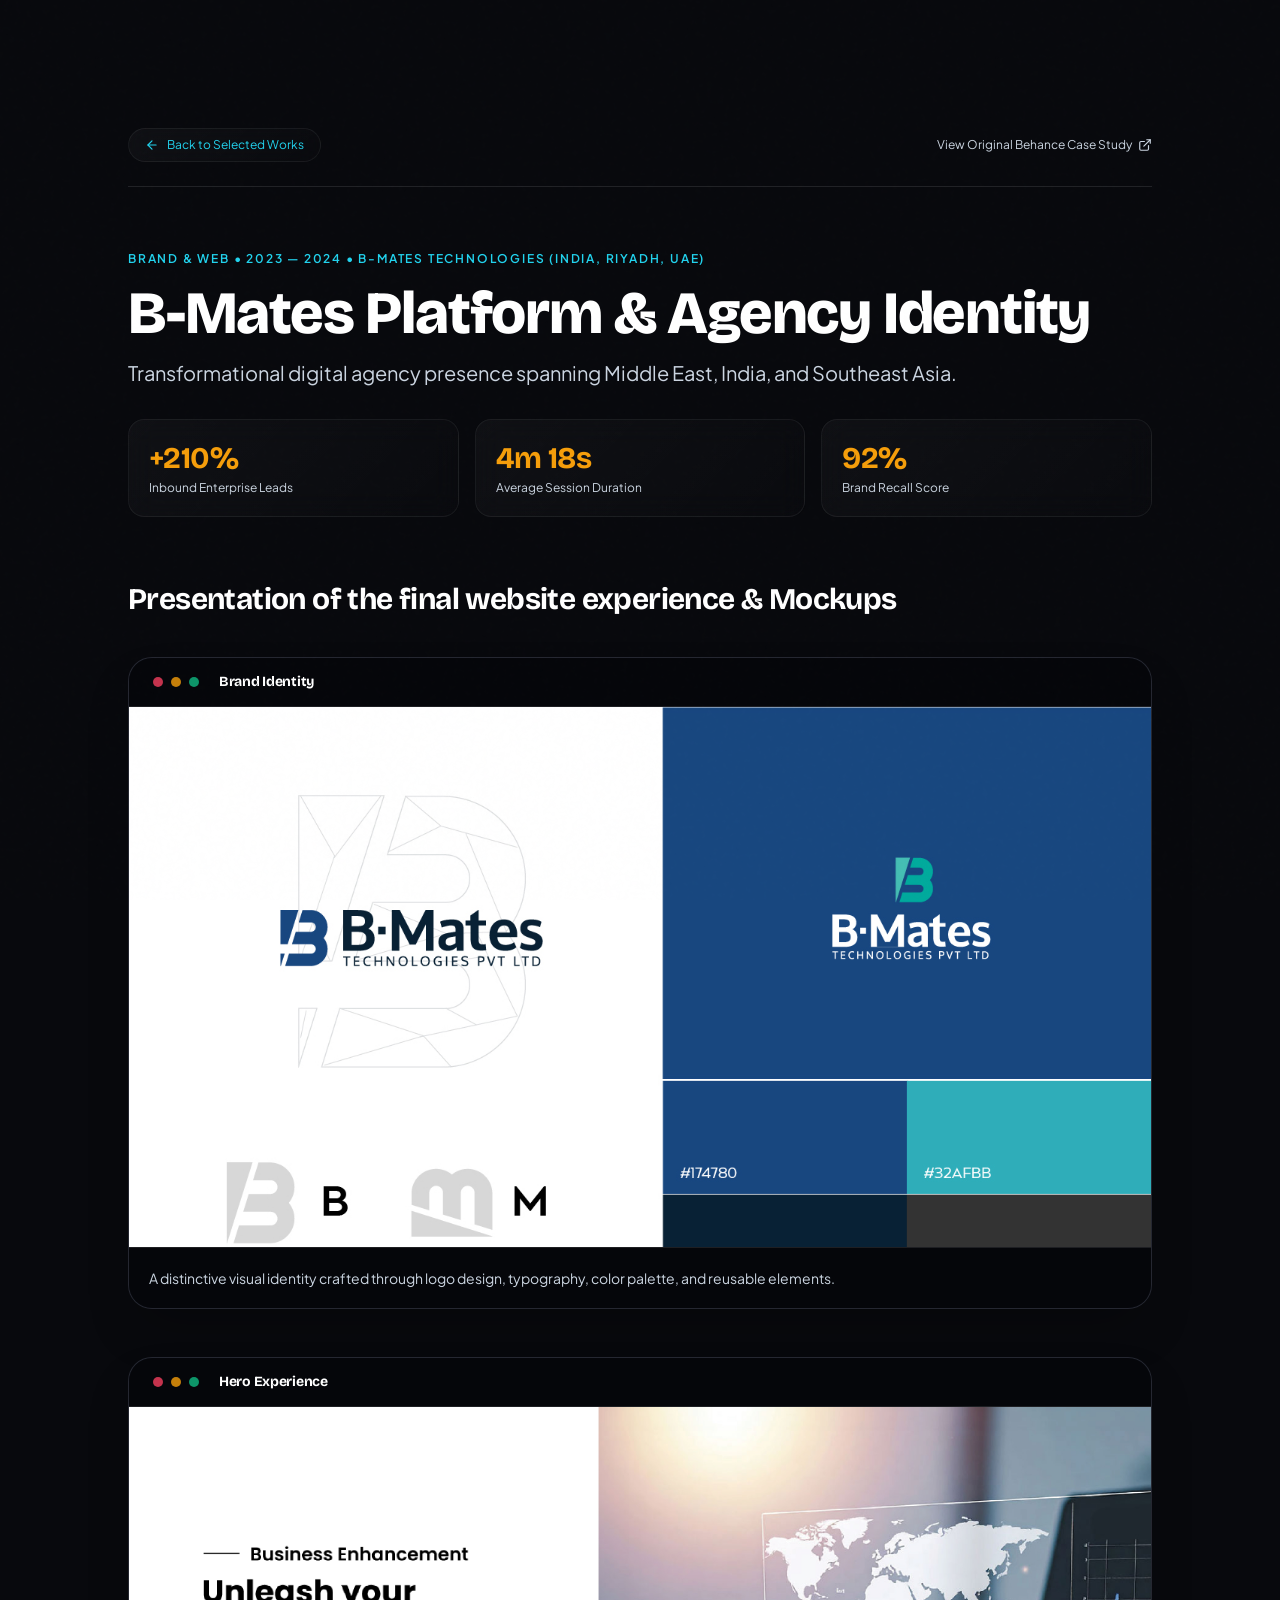
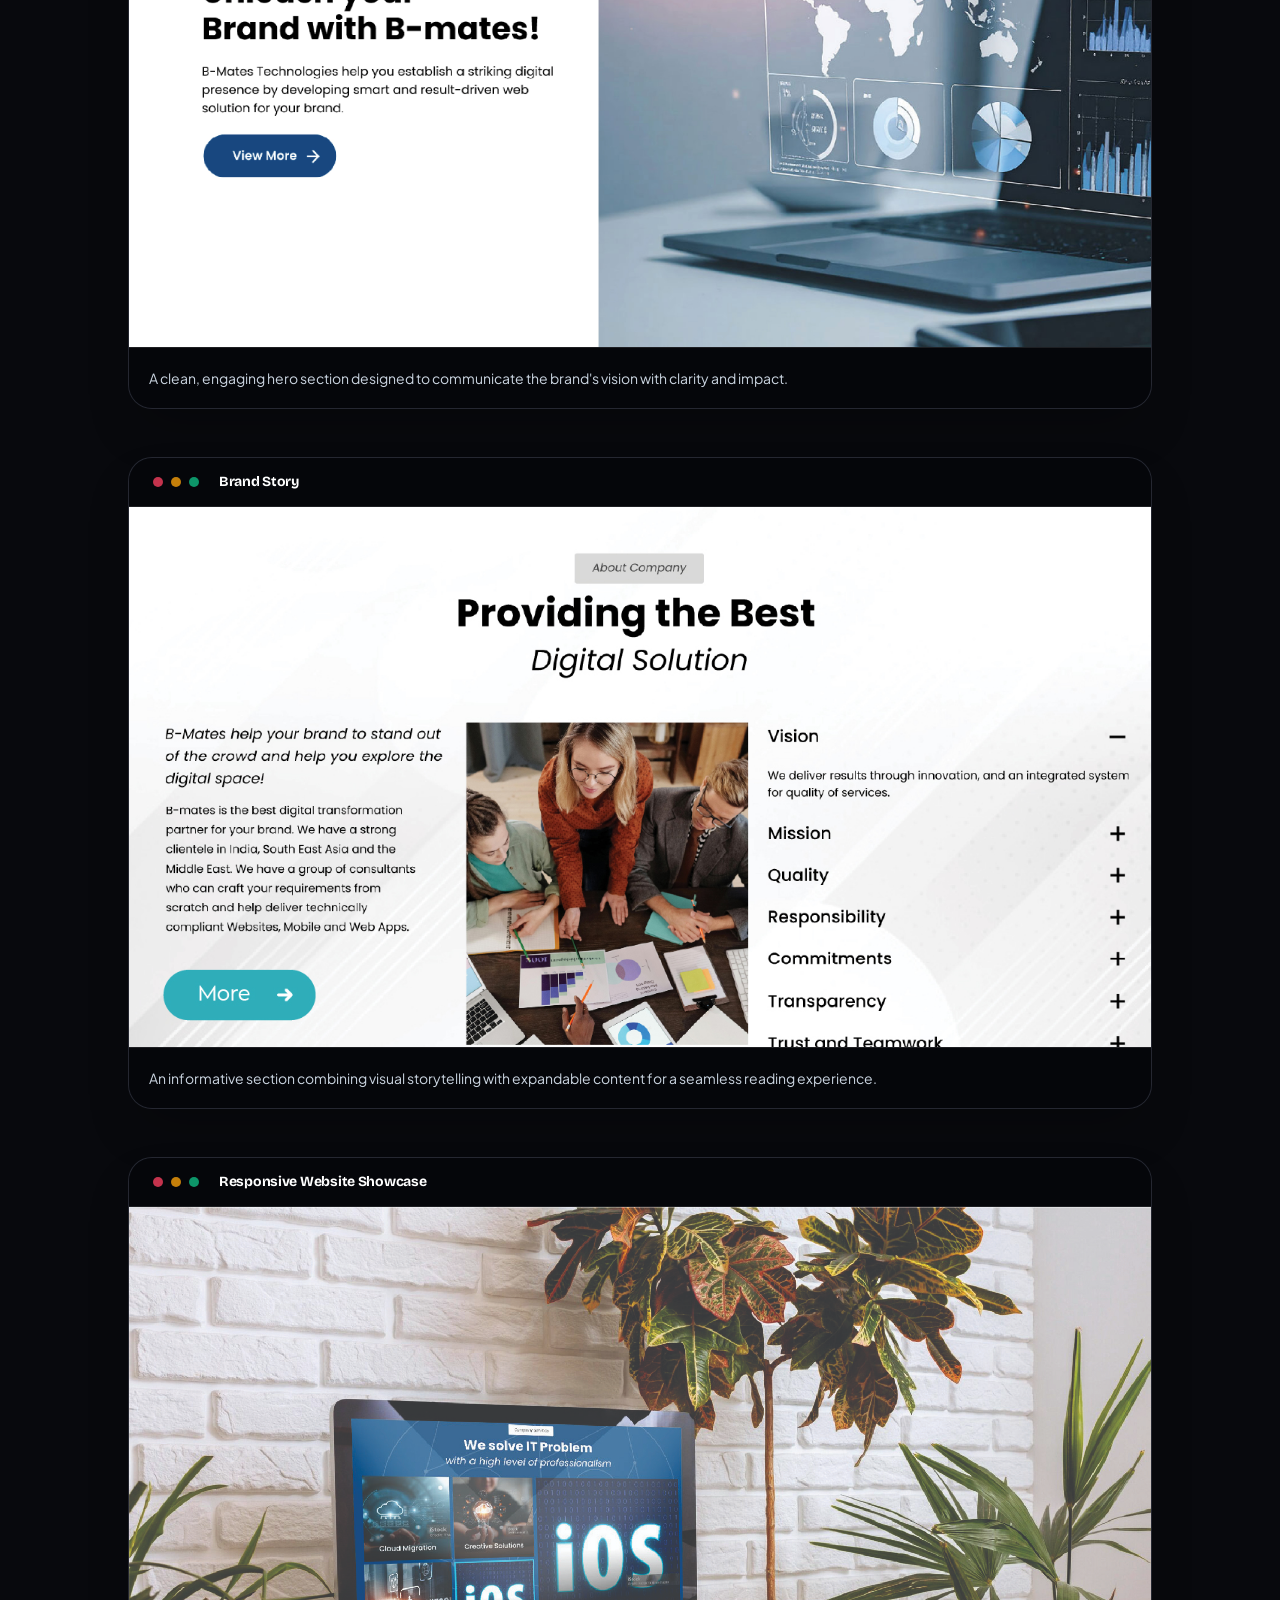
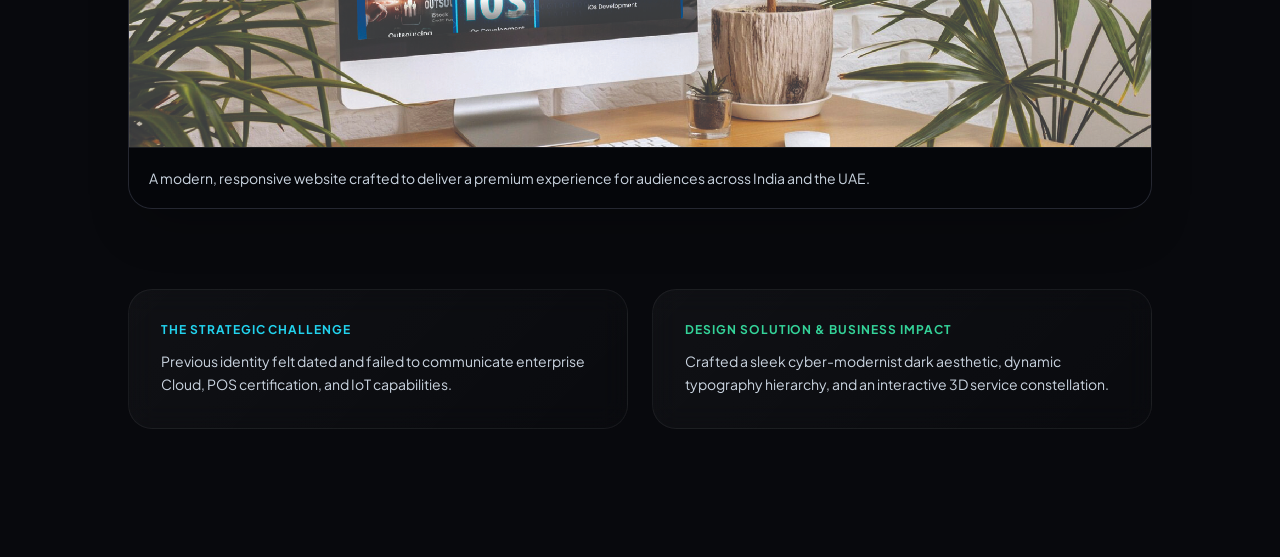
<file: case-study/b-mates-branding.html>
<!DOCTYPE html>
<html lang="en" class="dark scroll-smooth">
<head>
<meta charSet="utf-8"/>
<meta name="viewport" content="width=device-width, initial-scale=1"/>
<link rel="stylesheet" href="../styles.css">
<title>AJESHCREATIVES | Senior UI/UX Designer &amp; Design Lead (15+ Years)</title>
<meta name="description" content="Design portfolio of Ajesh Mohanan (AJESHCREATIVES) — Senior UI/UX Designer and Design Team Lead with 15+ years of experience in Enterprise Healthcare SaaS, Design Systems, and Mobile Applications."/>
<meta name="author" content="Ajesh Mohanan"/>
<meta name="keywords" content="AJESHCREATIVES,Ajesh Mohanan,Senior UI/UX Designer,Design Team Lead,Product Designer,KanTime Healthcare,Mobile App Design,Design Systems,Brand Identity"/>
<meta property="og:title" content="AJESHCREATIVES | Senior UI/UX Designer &amp; Design Lead"/>
<meta property="og:description" content="15+ years crafting high-impact digital products, enterprise interfaces, and brand identity systems."/>
<meta property="og:url" content="https://ajeshcreatives.com"/>
<meta property="og:site_name" content="AJESHCREATIVES"/>
<meta property="og:locale" content="en_US"/>
<meta property="og:type" content="website"/>
<meta name="twitter:card" content="summary"/>
<meta name="twitter:title" content="AJESHCREATIVES | Senior UI/UX Designer &amp; Design Lead"/>
<meta name="twitter:description" content="15+ years crafting high-impact digital products, enterprise interfaces, and brand identity systems."/>
</head>
<body class="bg-[#08090d] text-slate-100 antialiased selection:bg-cyan-500/30 selection:text-white relative min-h-screen">
<div class="fixed inset-0 pointer-events-none bg-noise z-30 opacity-30">
</div><canvas class="fixed inset-0 pointer-events-none z-0 opacity-70" aria-hidden="true"></canvas>
<div class="relative z-10 flex flex-col min-h-screen">
<div class="min-h-screen bg-[#08090d] text-white py-24 sm:py-32 px-6 sm:px-12 lg:px-20 font-sans">
<div class="max-w-5xl mx-auto flex flex-col gap-16">
<div class="flex items-center justify-between pb-6 border-b border-white/10"><a class="inline-flex items-center gap-2 text-xs font-sans text-cyan-400 hover:text-white transition-colors glass-card px-4 py-2 rounded-full border border-white/10" href="../index.html#works"><svg xmlns="http://www.w3.org/2000/svg" width="24" height="24" viewBox="0 0 24 24" fill="none" stroke="currentColor" stroke-width="2" stroke-linecap="round" stroke-linejoin="round" class="lucide lucide-arrow-left w-3.5 h-3.5"><path d="m12 19-7-7 7-7"></path><path d="M19 12H5"></path></svg><span>Back to Selected Works</span></a><a href="https://www.behance.net/gallery/220894351/B-Mates-landing-page-Branding" target="_blank" rel="noopener noreferrer" class="inline-flex items-center gap-1.5 text-xs font-sans text-slate-300 hover:text-cyan-400 transition-colors"><span>View Original Behance Case Study</span><svg xmlns="http://www.w3.org/2000/svg" width="24" height="24" viewBox="0 0 24 24" fill="none" stroke="currentColor" stroke-width="2" stroke-linecap="round" stroke-linejoin="round" class="lucide lucide-external-link w-3.5 h-3.5"><path d="M15 3h6v6"></path><path d="M10 14 21 3"></path><path d="M18 13v6a2 2 0 0 1-2 2H5a2 2 0 0 1-2-2V8a2 2 0 0 1 2-2h6"></path></svg></a>
</div>
<div class="flex flex-col gap-4">
<div class="flex items-center gap-2 text-xs font-sans text-cyan-400 uppercase tracking-widest font-semibold"><span>Brand &amp; Web • 2023 — 2024 • B-Mates Technologies (India, Riyadh, UAE)</span>
</div><h1 class="font-heading text-4xl sm:text-6xl font-black text-white leading-tight">B-Mates Platform &amp; Agency Identity</h1><p class="text-lg sm:text-xl text-slate-300 font-sans leading-relaxed">Transformational digital agency presence spanning Middle East, India, and Southeast Asia.</p>
<div class="grid grid-cols-1 sm:grid-cols-3 gap-4 pt-4">
<div class="p-5 rounded-2xl glass-card border border-white/10 flex flex-col"><span class="font-heading text-3xl font-bold" style="color:#f59e0b">+210%</span><span class="text-xs text-slate-300 font-sans mt-1">Inbound Enterprise Leads</span>
</div>
<div class="p-5 rounded-2xl glass-card border border-white/10 flex flex-col"><span class="font-heading text-3xl font-bold" style="color:#f59e0b">4m 18s</span><span class="text-xs text-slate-300 font-sans mt-1">Average Session Duration</span>
</div>
<div class="p-5 rounded-2xl glass-card border border-white/10 flex flex-col"><span class="font-heading text-3xl font-bold" style="color:#f59e0b">92%</span><span class="text-xs text-slate-300 font-sans mt-1">Brand Recall Score</span>
</div>
</div>
</div>
<div class="flex flex-col gap-10"><h2 class="font-heading text-2xl sm:text-3xl font-bold text-white">Presentation of the final website experience &amp; Mockups</h2>
<div class="flex flex-col gap-12">
<div class="rounded-3xl bg-[#0c0f1a] border border-white/10 overflow-hidden shadow-2xl flex flex-col">
<div class="px-6 py-3.5 bg-black/60 border-b border-white/10 flex items-center justify-between">
<div class="flex items-center gap-2"><span class="w-2.5 h-2.5 rounded-full bg-rose-500/80"></span><span class="w-2.5 h-2.5 rounded-full bg-amber-500/80"></span><span class="w-2.5 h-2.5 rounded-full bg-emerald-500/80"></span><h3 class="font-heading text-xs sm:text-sm font-bold text-white ml-3">Brand Identity</h3>
</div>
</div>
<div class="relative w-full h-[360px] sm:h-[540px] bg-[#090b14]"><img alt="Brand Identity" loading="lazy" decoding="async" data-nimg="fill" class="object-cover object-top" style="position:absolute;height:100%;width:100%;left:0;top:0;right:0;bottom:0;color:transparent" src="../images/BMates-Branding.jpg"/>
</div>
<div class="p-5 bg-black/60 border-t border-white/10 text-xs sm:text-sm text-slate-300 font-sans">A distinctive visual identity crafted through logo design, typography, color palette, and reusable elements.
</div>
</div>
    
<div class="rounded-3xl bg-[#0c0f1a] border border-white/10 overflow-hidden shadow-2xl flex flex-col">
<div class="px-6 py-3.5 bg-black/60 border-b border-white/10 flex items-center justify-between">
<div class="flex items-center gap-2"><span class="w-2.5 h-2.5 rounded-full bg-rose-500/80"></span><span class="w-2.5 h-2.5 rounded-full bg-amber-500/80"></span><span class="w-2.5 h-2.5 rounded-full bg-emerald-500/80"></span><h3 class="font-heading text-xs sm:text-sm font-bold text-white ml-3">Hero Experience</h3>
</div>
</div>
<div class="relative w-full h-[360px] sm:h-[540px] bg-[#090b14]"><img alt="Landing Experience" loading="lazy" decoding="async" data-nimg="fill" class="object-cover object-top" style="position:absolute;height:100%;width:100%;left:0;top:0;right:0;bottom:0;color:transparent" src="../images/BMates-BannerSlide.jpg"/>
</div>
<div class="p-5 bg-black/60 border-t border-white/10 text-xs sm:text-sm text-slate-300 font-sans">A clean, engaging hero section designed to communicate the brand's vision with clarity and impact.
</div>
</div>
    
<div class="rounded-3xl bg-[#0c0f1a] border border-white/10 overflow-hidden shadow-2xl flex flex-col">
<div class="px-6 py-3.5 bg-black/60 border-b border-white/10 flex items-center justify-between">
<div class="flex items-center gap-2"><span class="w-2.5 h-2.5 rounded-full bg-rose-500/80"></span><span class="w-2.5 h-2.5 rounded-full bg-amber-500/80"></span><span class="w-2.5 h-2.5 rounded-full bg-emerald-500/80"></span><h3 class="font-heading text-xs sm:text-sm font-bold text-white ml-3">Brand Story</h3>
</div>
</div>
<div class="relative w-full h-[360px] sm:h-[540px] bg-[#090b14]"><img alt="About the Brand" loading="lazy" decoding="async" data-nimg="fill" class="object-cover object-top" style="position:absolute;height:100%;width:100%;left:0;top:0;right:0;bottom:0;color:transparent" src="../images/BMates-About.jpg"/>
</div>
<div class="p-5 bg-black/60 border-t border-white/10 text-xs sm:text-sm text-slate-300 font-sans">An informative section combining visual storytelling with expandable content for a seamless reading experience.
</div>
</div>
   
<div class="rounded-3xl bg-[#0c0f1a] border border-white/10 overflow-hidden shadow-2xl flex flex-col">
<div class="px-6 py-3.5 bg-black/60 border-b border-white/10 flex items-center justify-between">
<div class="flex items-center gap-2"><span class="w-2.5 h-2.5 rounded-full bg-rose-500/80"></span><span class="w-2.5 h-2.5 rounded-full bg-amber-500/80"></span><span class="w-2.5 h-2.5 rounded-full bg-emerald-500/80"></span><h3 class="font-heading text-xs sm:text-sm font-bold text-white ml-3">Responsive Website Showcase</h3>
</div>
</div>
<div class="relative w-full h-[360px] sm:h-[540px] bg-[#090b14]"><img alt="Website Showcase" loading="lazy" decoding="async" data-nimg="fill" class="object-cover object-top" style="position:absolute;height:100%;width:100%;left:0;top:0;right:0;bottom:0;color:transparent" src="../images/BMates-Mockup.jpg"/>
</div>
<div class="p-5 bg-black/60 border-t border-white/10 text-xs sm:text-sm text-slate-300 font-sans">A modern, responsive website crafted to deliver a premium experience for audiences across India and the UAE.
</div>
</div>
    
</div>
</div>
<div class="grid grid-cols-1 md:grid-cols-2 gap-6 pt-4">
<div class="p-8 rounded-3xl glass-card border border-white/10 flex flex-col gap-3"><span class="text-xs font-sans font-bold uppercase tracking-wider text-cyan-400">The Strategic Challenge</span><p class="text-sm text-slate-300 font-sans leading-relaxed">Previous identity felt dated and failed to communicate enterprise Cloud, POS certification, and IoT capabilities.</p>
</div>
<div class="p-8 rounded-3xl glass-card border border-white/10 flex flex-col gap-3"><span class="text-xs font-sans font-bold uppercase tracking-wider text-emerald-400">Design Solution &amp; Business Impact</span><p class="text-sm text-slate-300 font-sans leading-relaxed">Crafted a sleek cyber-modernist dark aesthetic, dynamic typography hierarchy, and an interactive 3D service constellation.</p>
</div>
</div>
</div>
</div>
</div>
</body>
</html>
</file>
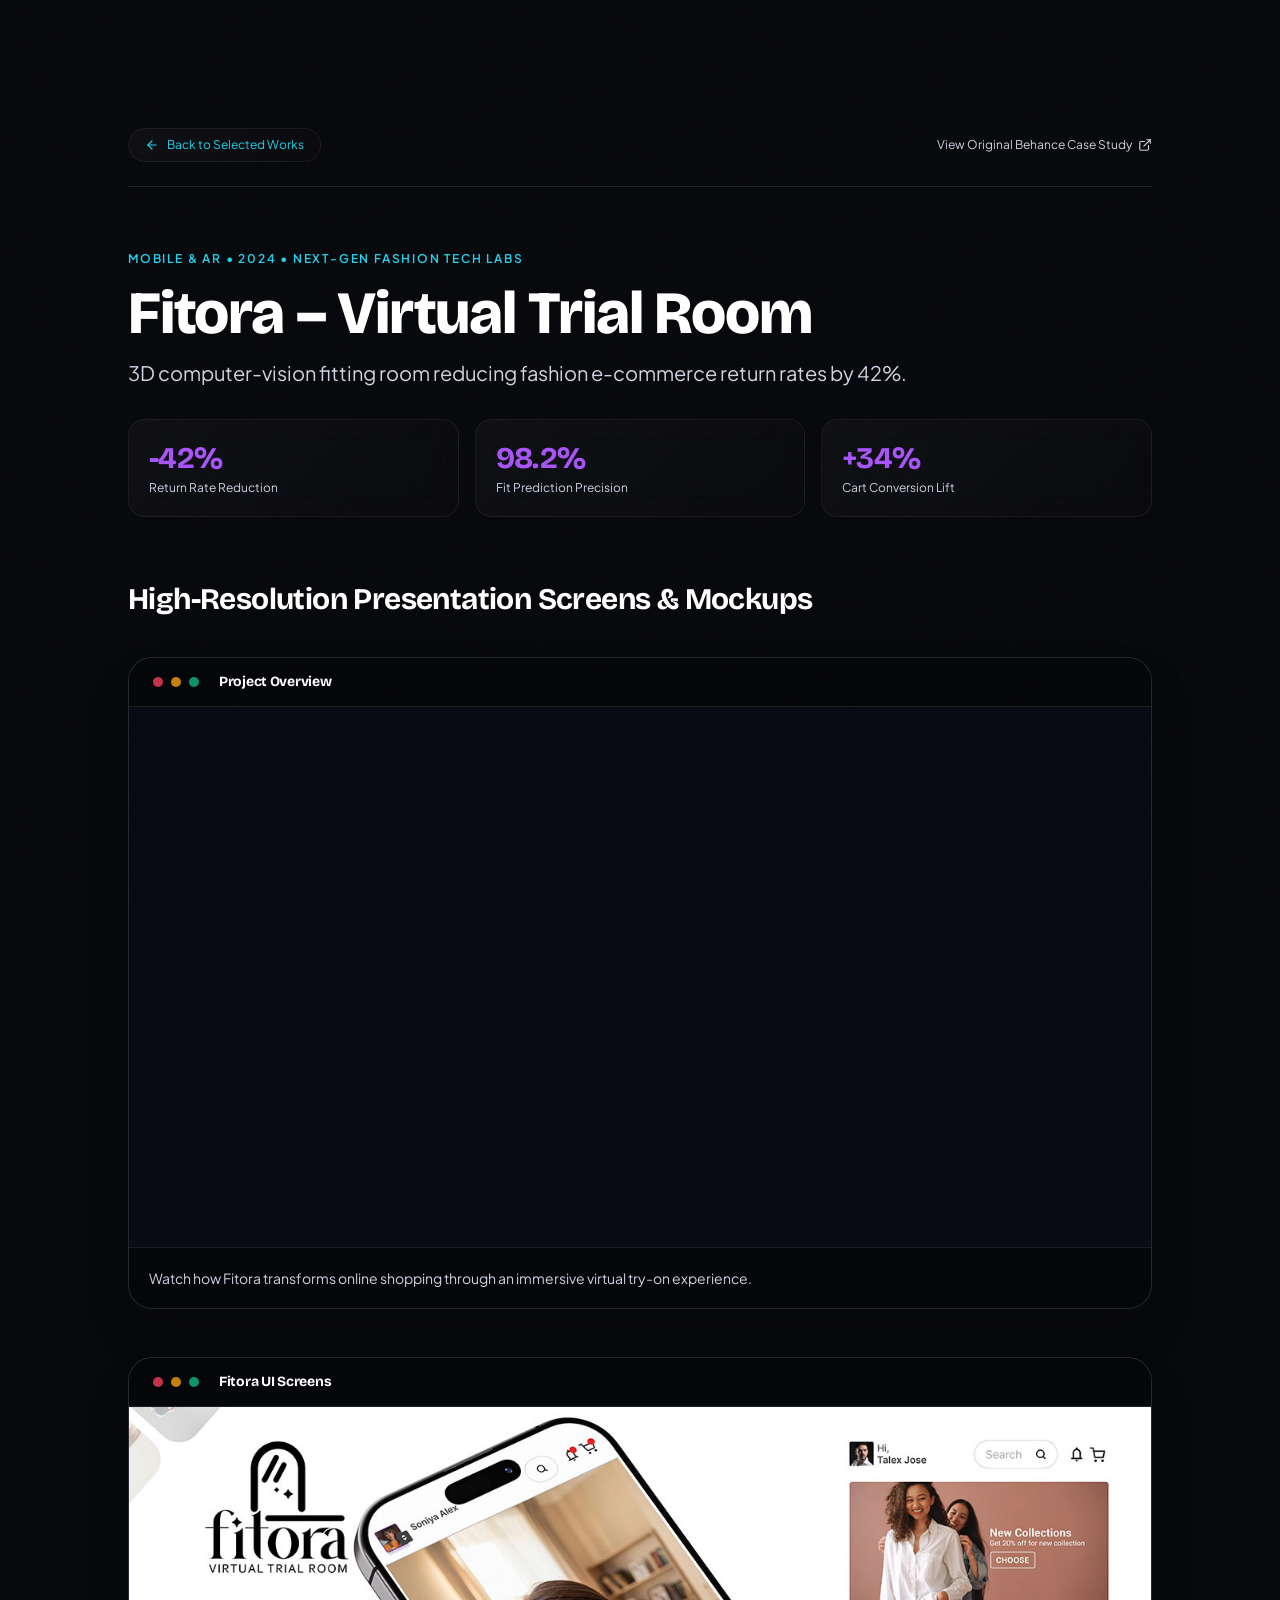
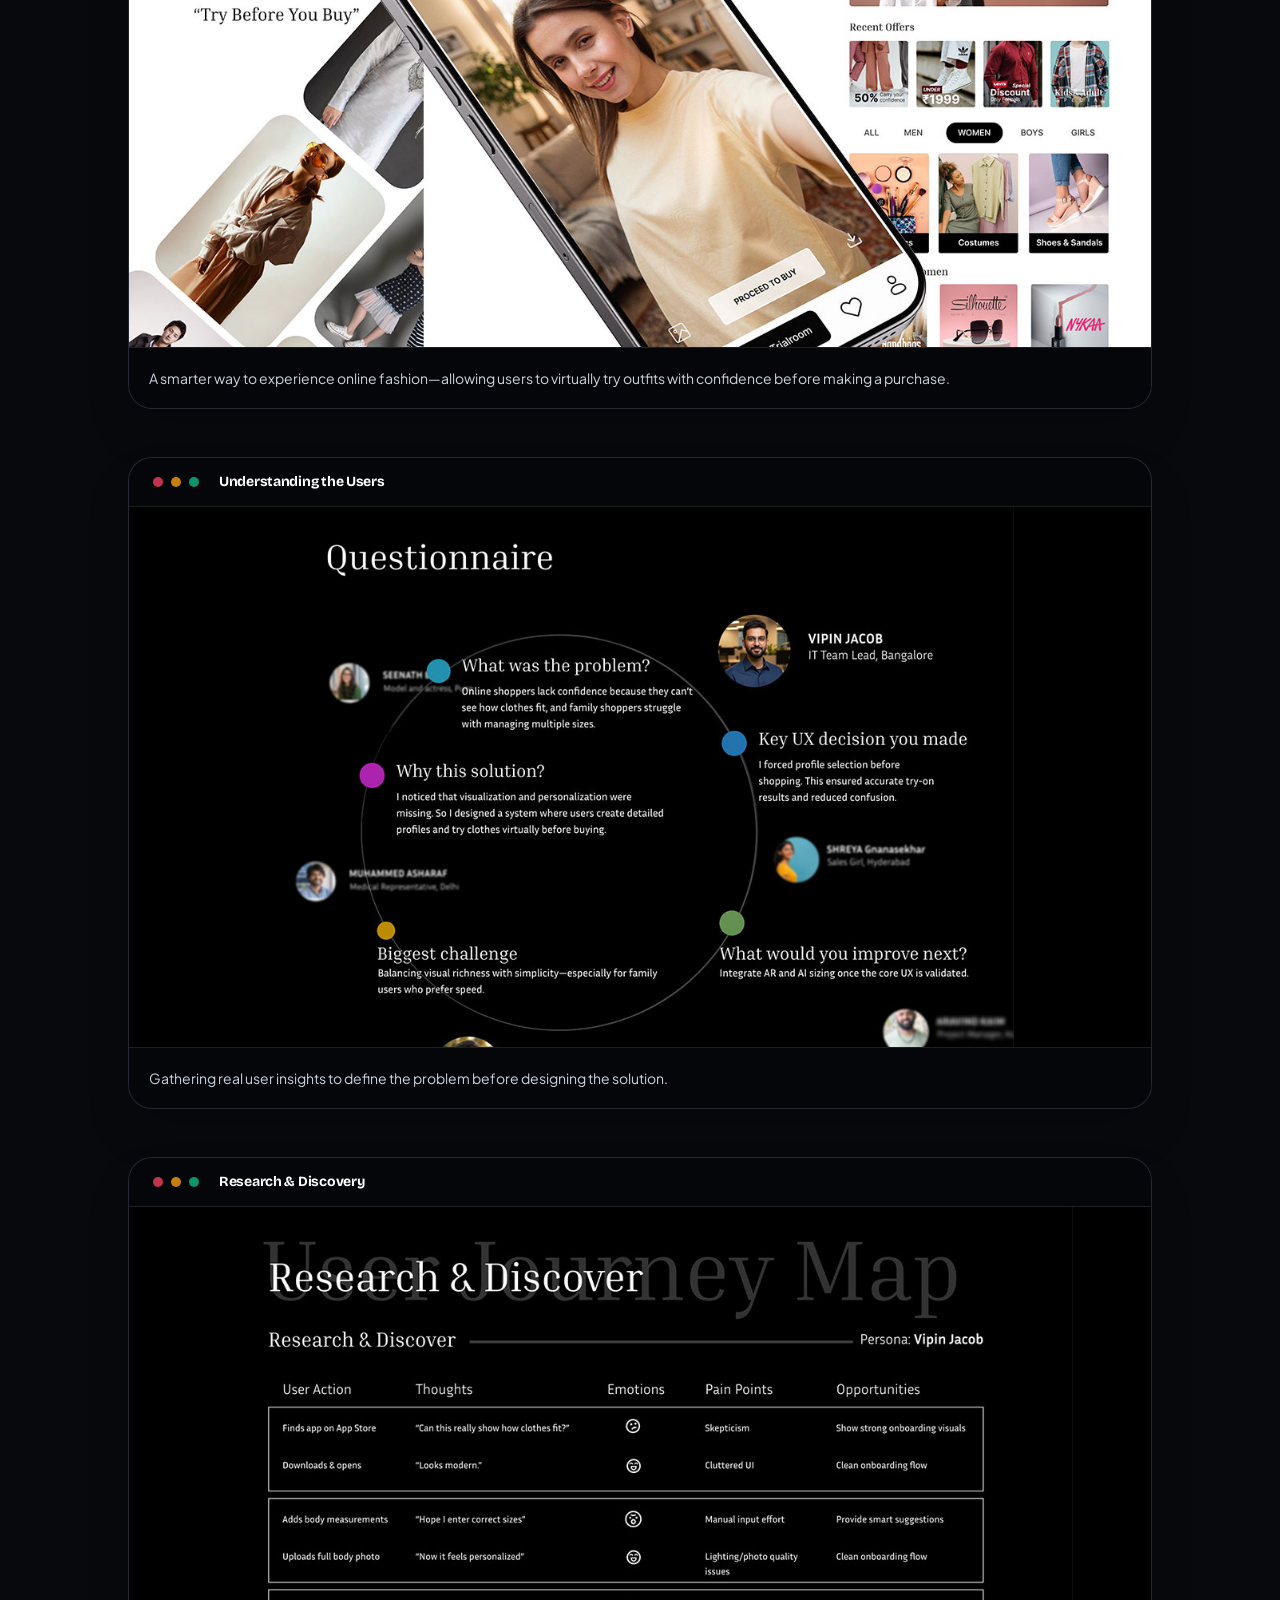
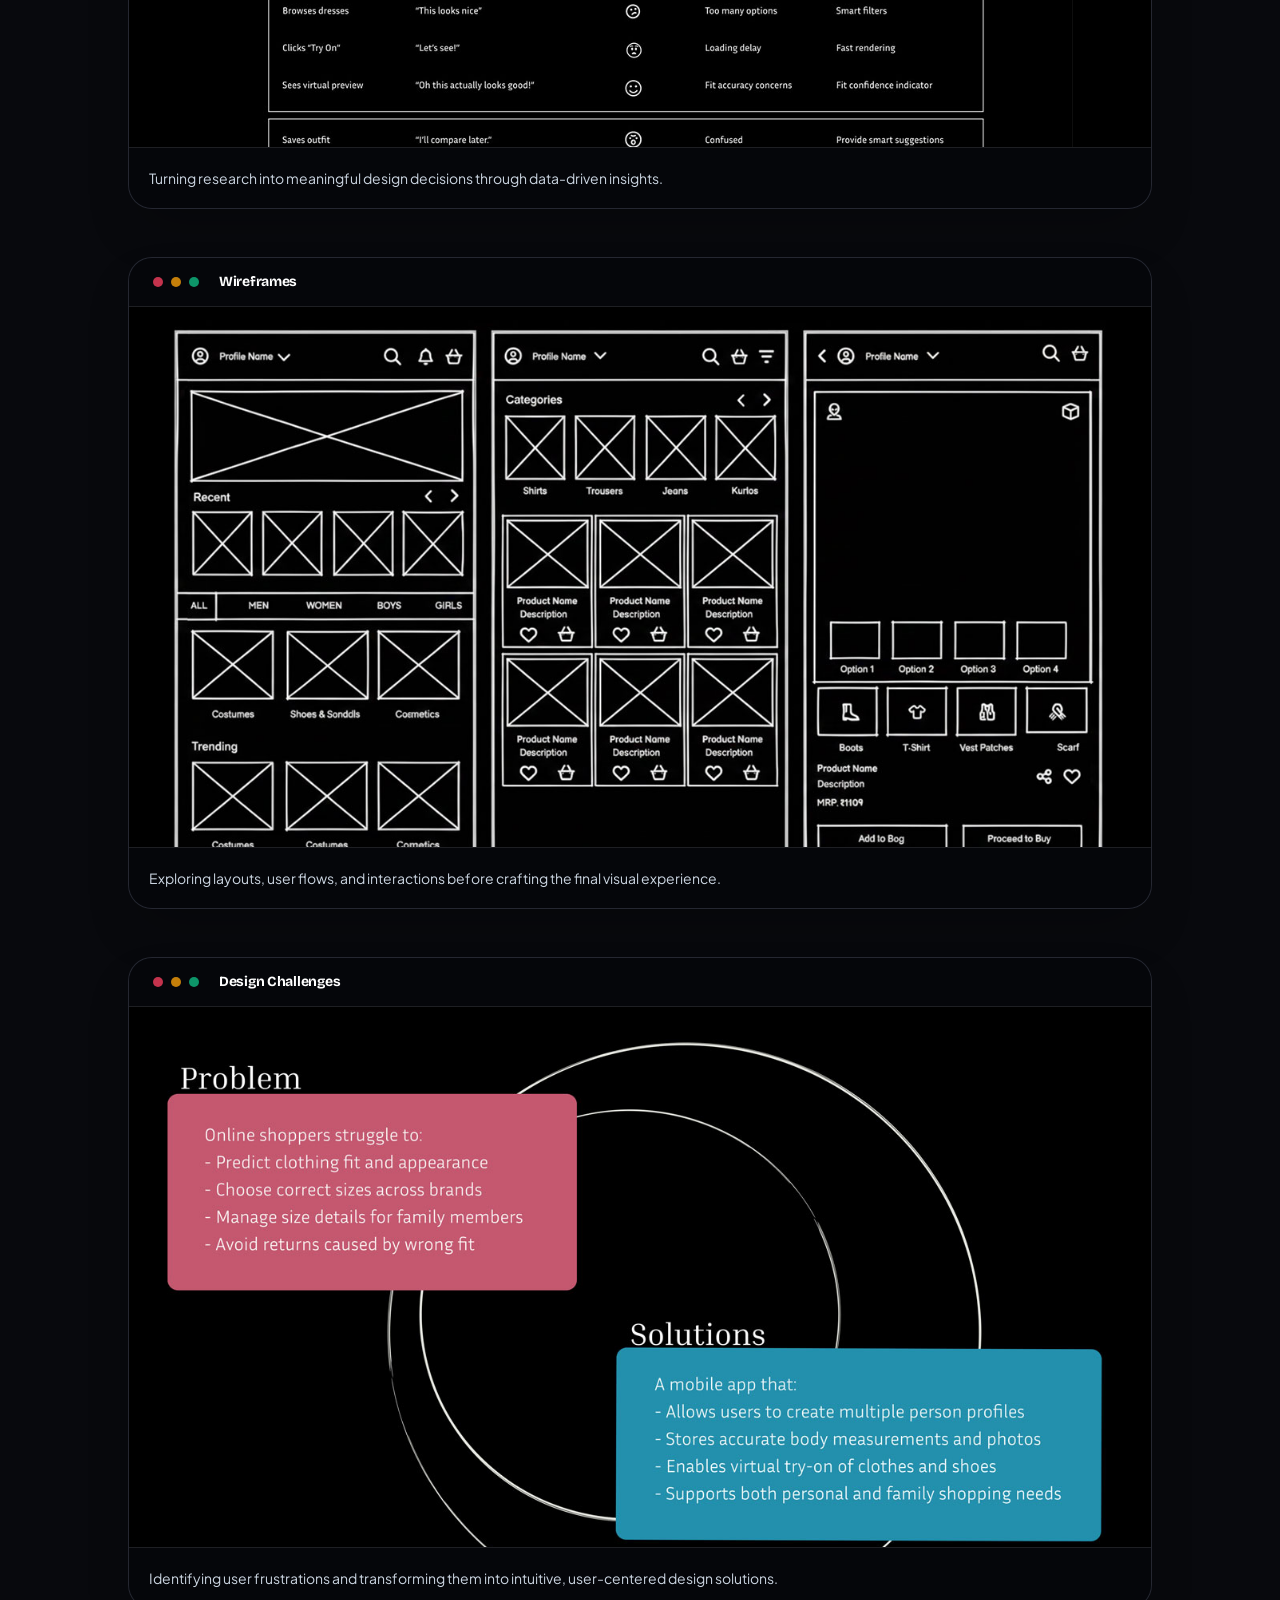
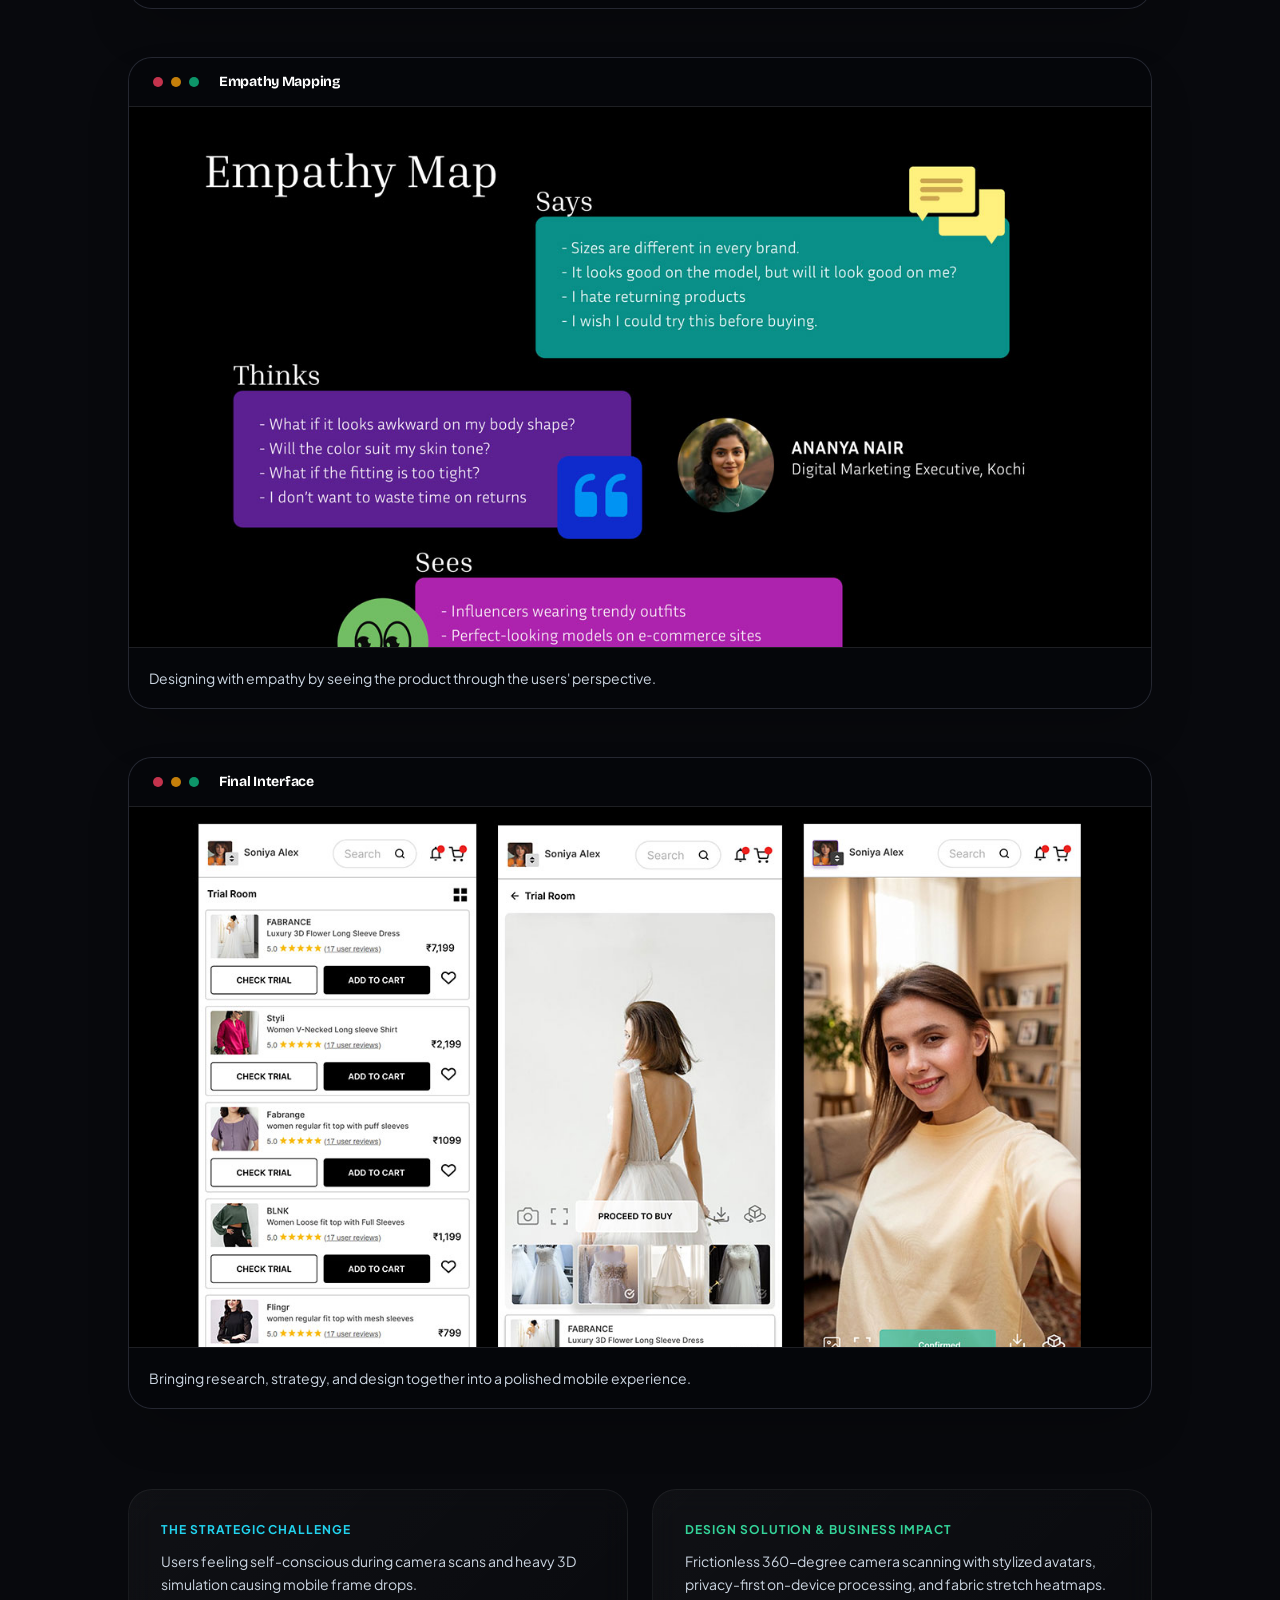
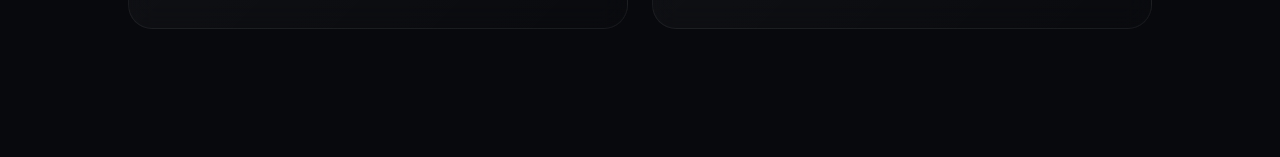
<file: case-study/fitora-virtual-room.html>
<!DOCTYPE html>
<html lang="en" class="dark scroll-smooth">
<head>
<meta charSet="utf-8"/>
<meta name="viewport" content="width=device-width, initial-scale=1"/>
<link rel="stylesheet" href="../styles.css">
<title>AJESHCREATIVES | Senior UI/UX Designer &amp; Design Lead (15+ Years)</title>
<meta name="description" content="Design portfolio of Ajesh Mohanan (AJESHCREATIVES) — Senior UI/UX Designer and Design Team Lead with 15+ years of experience in Enterprise Healthcare SaaS, Design Systems, and Mobile Applications."/>
<meta name="author" content="Ajesh Mohanan"/>
<meta name="keywords" content="AJESHCREATIVES,Ajesh Mohanan,Senior UI/UX Designer,Design Team Lead,Product Designer,KanTime Healthcare,Mobile App Design,Design Systems,Brand Identity"/>
<meta property="og:title" content="AJESHCREATIVES | Senior UI/UX Designer &amp; Design Lead"/>
<meta property="og:description" content="15+ years crafting high-impact digital products, enterprise interfaces, and brand identity systems."/>
<meta property="og:url" content="https://ajeshcreatives.com"/>
<meta property="og:site_name" content="AJESHCREATIVES"/>
<meta property="og:locale" content="en_US"/>
<meta property="og:type" content="website"/>
<meta name="twitter:card" content="summary"/>
<meta name="twitter:title" content="AJESHCREATIVES | Senior UI/UX Designer &amp; Design Lead"/>
<meta name="twitter:description" content="15+ years crafting high-impact digital products, enterprise interfaces, and brand identity systems."/>
</head>
<body class="bg-[#08090d] text-slate-100 antialiased selection:bg-cyan-500/30 selection:text-white relative min-h-screen">
<div class="fixed inset-0 pointer-events-none bg-noise z-30 opacity-30">
</div><canvas class="fixed inset-0 pointer-events-none z-0 opacity-70" aria-hidden="true"></canvas>
<div class="relative z-10 flex flex-col min-h-screen">
<div class="min-h-screen bg-[#08090d] text-white py-24 sm:py-32 px-6 sm:px-12 lg:px-20 font-sans">
<div class="max-w-5xl mx-auto flex flex-col gap-16">
<div class="flex items-center justify-between pb-6 border-b border-white/10"><a class="inline-flex items-center gap-2 text-xs font-sans text-cyan-400 hover:text-white transition-colors glass-card px-4 py-2 rounded-full border border-white/10" href="../index.html#works"><svg xmlns="http://www.w3.org/2000/svg" width="24" height="24" viewBox="0 0 24 24" fill="none" stroke="currentColor" stroke-width="2" stroke-linecap="round" stroke-linejoin="round" class="lucide lucide-arrow-left w-3.5 h-3.5"><path d="m12 19-7-7 7-7"></path><path d="M19 12H5"></path></svg><span>Back to Selected Works</span></a><a href="https://www.behance.net/gallery/244464131/Fitora-Virtual-Trial-Room-Mobile-Application" target="_blank" rel="noopener noreferrer" class="inline-flex items-center gap-1.5 text-xs font-sans text-slate-300 hover:text-cyan-400 transition-colors"><span>View Original Behance Case Study</span><svg xmlns="http://www.w3.org/2000/svg" width="24" height="24" viewBox="0 0 24 24" fill="none" stroke="currentColor" stroke-width="2" stroke-linecap="round" stroke-linejoin="round" class="lucide lucide-external-link w-3.5 h-3.5"><path d="M15 3h6v6"></path><path d="M10 14 21 3"></path><path d="M18 13v6a2 2 0 0 1-2 2H5a2 2 0 0 1-2-2V8a2 2 0 0 1 2-2h6"></path></svg></a>
</div>
<div class="flex flex-col gap-4">
<div class="flex items-center gap-2 text-xs font-sans text-cyan-400 uppercase tracking-widest font-semibold"><span>Mobile &amp; AR • 2024 • Next-Gen Fashion Tech Labs</span>
</div><h1 class="font-heading text-4xl sm:text-6xl font-black text-white leading-tight">Fitora – Virtual Trial Room</h1><p class="text-lg sm:text-xl text-slate-300 font-sans leading-relaxed">3D computer-vision fitting room reducing fashion e-commerce return rates by 42%.</p>
<div class="grid grid-cols-1 sm:grid-cols-3 gap-4 pt-4">
<div class="p-5 rounded-2xl glass-card border border-white/10 flex flex-col"><span class="font-heading text-3xl font-bold" style="color:#a855f7">-42%</span><span class="text-xs text-slate-300 font-sans mt-1">Return Rate Reduction</span>
</div>
<div class="p-5 rounded-2xl glass-card border border-white/10 flex flex-col"><span class="font-heading text-3xl font-bold" style="color:#a855f7">98.2%</span><span class="text-xs text-slate-300 font-sans mt-1">Fit Prediction Precision</span>
</div>
<div class="p-5 rounded-2xl glass-card border border-white/10 flex flex-col"><span class="font-heading text-3xl font-bold" style="color:#a855f7">+34%</span><span class="text-xs text-slate-300 font-sans mt-1">Cart Conversion Lift</span>
</div>
</div>
</div>
<div class="flex flex-col gap-10"><h2 class="font-heading text-2xl sm:text-3xl font-bold text-white">High-Resolution Presentation Screens &amp; Mockups</h2>
<div class="flex flex-col gap-12">
<div class="rounded-3xl bg-[#0c0f1a] border border-white/10 overflow-hidden shadow-2xl flex flex-col">
<div class="px-6 py-3.5 bg-black/60 border-b border-white/10 flex items-center justify-between">
<div class="flex items-center gap-2"><span class="w-2.5 h-2.5 rounded-full bg-rose-500/80"></span><span class="w-2.5 h-2.5 rounded-full bg-amber-500/80"></span><span class="w-2.5 h-2.5 rounded-full bg-emerald-500/80"></span><h3 class="font-heading text-xs sm:text-sm font-bold text-white ml-3">Project Overview</h3>
</div>
</div>
<div class="relative w-full h-[360px] sm:h-[540px] bg-[#090b14]">
    <video 
  autoplay 
  loop 
  muted 
  playsinline 
  class="object-cover object-top absolute inset-0 h-full w-full"
  src="../images/Banner-Video.mp4">
  
</video>
</div>
<div class="p-5 bg-black/60 border-t border-white/10 text-xs sm:text-sm text-slate-300 font-sans">Watch how Fitora transforms online shopping through an immersive virtual try-on experience.
</div>
</div>

<div class="rounded-3xl bg-[#0c0f1a] border border-white/10 overflow-hidden shadow-2xl flex flex-col">
<div class="px-6 py-3.5 bg-black/60 border-b border-white/10 flex items-center justify-between">
<div class="flex items-center gap-2"><span class="w-2.5 h-2.5 rounded-full bg-rose-500/80"></span><span class="w-2.5 h-2.5 rounded-full bg-amber-500/80"></span><span class="w-2.5 h-2.5 rounded-full bg-emerald-500/80"></span><h3 class="font-heading text-xs sm:text-sm font-bold text-white ml-3">Fitora UI Screens</h3>
</div>
</div>
<div class="relative w-full h-[360px] sm:h-[540px] bg-[#090b14]"><img alt="3D Avatar Fitting &amp; Fabric Drape" loading="lazy" decoding="async" data-nimg="fill" class="object-cover object-top transition-transform duration-700 group-hover:scale-[1.02]" style="position:absolute;height:100%;width:100%;left:0;top:0;right:0;bottom:0;color:transparent" src="../images/Fitora-Screen_01.jpg">
</div>
<div class="p-5 bg-black/60 border-t border-white/10 text-xs sm:text-sm text-slate-300 font-sans">A smarter way to experience online fashion—allowing users to virtually try outfits with confidence before making a purchase.
</div>
</div>
    
<div class="rounded-3xl bg-[#0c0f1a] border border-white/10 overflow-hidden shadow-2xl flex flex-col">
<div class="px-6 py-3.5 bg-black/60 border-b border-white/10 flex items-center justify-between">
<div class="flex items-center gap-2"><span class="w-2.5 h-2.5 rounded-full bg-rose-500/80"></span><span class="w-2.5 h-2.5 rounded-full bg-amber-500/80"></span><span class="w-2.5 h-2.5 rounded-full bg-emerald-500/80"></span><h3 class="font-heading text-xs sm:text-sm font-bold text-white ml-3">Understanding the Users</h3>
</div>
</div>
<div class="relative w-full h-[360px] sm:h-[540px] bg-[#090b14]"><img alt="Camera-Guided 360° Body Scan Flow" loading="lazy" decoding="async" data-nimg="fill" class="object-cover object-top" style="position:absolute;height:100%;width:100%;left:0;top:0;right:0;bottom:0;color:transparent" src="../images/Fitora-Screen_02.jpg"/> 
</div>
<div class="p-5 bg-black/60 border-t border-white/10 text-xs sm:text-sm text-slate-300 font-sans">Gathering real user insights to define the problem before designing the solution.
</div>
</div>
    
<div class="rounded-3xl bg-[#0c0f1a] border border-white/10 overflow-hidden shadow-2xl flex flex-col">
<div class="px-6 py-3.5 bg-black/60 border-b border-white/10 flex items-center justify-between">
<div class="flex items-center gap-2"><span class="w-2.5 h-2.5 rounded-full bg-rose-500/80"></span><span class="w-2.5 h-2.5 rounded-full bg-amber-500/80"></span><span class="w-2.5 h-2.5 rounded-full bg-emerald-500/80"></span><h3 class="font-heading text-xs sm:text-sm font-bold text-white ml-3">Research &amp; Discovery</h3>
</div>
</div>
<div class="relative w-full h-[360px] sm:h-[540px] bg-[#090b14]"><img alt="Capsule Lookbook Staging Studio" loading="lazy" decoding="async" data-nimg="fill" class="object-cover object-top" style="position:absolute;height:100%;width:100%;left:0;top:0;right:0;bottom:0;color:transparent" src="../images/Fitora-Screen_03.jpg"/>
</div>
<div class="p-5 bg-black/60 border-t border-white/10 text-xs sm:text-sm text-slate-300 font-sans">Turning research into meaningful design decisions through data-driven insights.
</div>
</div>
    
    
<div class="rounded-3xl bg-[#0c0f1a] border border-white/10 overflow-hidden shadow-2xl flex flex-col">
<div class="px-6 py-3.5 bg-black/60 border-b border-white/10 flex items-center justify-between">
<div class="flex items-center gap-2"><span class="w-2.5 h-2.5 rounded-full bg-rose-500/80"></span><span class="w-2.5 h-2.5 rounded-full bg-amber-500/80"></span><span class="w-2.5 h-2.5 rounded-full bg-emerald-500/80"></span><h3 class="font-heading text-xs sm:text-sm font-bold text-white ml-3">Wireframes</h3>
</div>
</div>
<div class="relative w-full h-[360px] sm:h-[540px] bg-[#090b14]"><img alt="Capsule Lookbook Staging Studio" loading="lazy" decoding="async" data-nimg="fill" class="object-cover object-top" style="position:absolute;height:100%;width:100%;left:0;top:0;right:0;bottom:0;color:transparent" src="../images/Fitora-Screen_04.jpg"/>
</div>
<div class="p-5 bg-black/60 border-t border-white/10 text-xs sm:text-sm text-slate-300 font-sans">Exploring layouts, user flows, and interactions before crafting the final visual experience.
</div>
</div>
    
<div class="rounded-3xl bg-[#0c0f1a] border border-white/10 overflow-hidden shadow-2xl flex flex-col">
<div class="px-6 py-3.5 bg-black/60 border-b border-white/10 flex items-center justify-between">
<div class="flex items-center gap-2"><span class="w-2.5 h-2.5 rounded-full bg-rose-500/80"></span><span class="w-2.5 h-2.5 rounded-full bg-amber-500/80"></span><span class="w-2.5 h-2.5 rounded-full bg-emerald-500/80"></span><h3 class="font-heading text-xs sm:text-sm font-bold text-white ml-3">Design Challenges</h3>
</div>
</div>
<div class="relative w-full h-[360px] sm:h-[540px] bg-[#090b14]"><img alt="Capsule Lookbook Staging Studio" loading="lazy" decoding="async" data-nimg="fill" class="object-cover object-top" style="position:absolute;height:100%;width:100%;left:0;top:0;right:0;bottom:0;color:transparent" src="../images/Fitora-Screen_05.jpg"/>
</div>
<div class="p-5 bg-black/60 border-t border-white/10 text-xs sm:text-sm text-slate-300 font-sans">Identifying user frustrations and transforming them into intuitive, user-centered design solutions.
</div>
</div>
    
<div class="rounded-3xl bg-[#0c0f1a] border border-white/10 overflow-hidden shadow-2xl flex flex-col">
<div class="px-6 py-3.5 bg-black/60 border-b border-white/10 flex items-center justify-between">
<div class="flex items-center gap-2"><span class="w-2.5 h-2.5 rounded-full bg-rose-500/80"></span><span class="w-2.5 h-2.5 rounded-full bg-amber-500/80"></span><span class="w-2.5 h-2.5 rounded-full bg-emerald-500/80"></span><h3 class="font-heading text-xs sm:text-sm font-bold text-white ml-3">Empathy Mapping</h3>
</div>
</div>
<div class="relative w-full h-[360px] sm:h-[540px] bg-[#090b14]"><img alt="Capsule Lookbook Staging Studio" loading="lazy" decoding="async" data-nimg="fill" class="object-cover object-top" style="position:absolute;height:100%;width:100%;left:0;top:0;right:0;bottom:0;color:transparent" src="../images/Fitora-Screen_06.jpg"/>
</div>
<div class="p-5 bg-black/60 border-t border-white/10 text-xs sm:text-sm text-slate-300 font-sans">Designing with empathy by seeing the product through the users' perspective.
</div>
</div>
    
<div class="rounded-3xl bg-[#0c0f1a] border border-white/10 overflow-hidden shadow-2xl flex flex-col">
<div class="px-6 py-3.5 bg-black/60 border-b border-white/10 flex items-center justify-between">
<div class="flex items-center gap-2"><span class="w-2.5 h-2.5 rounded-full bg-rose-500/80"></span><span class="w-2.5 h-2.5 rounded-full bg-amber-500/80"></span><span class="w-2.5 h-2.5 rounded-full bg-emerald-500/80"></span><h3 class="font-heading text-xs sm:text-sm font-bold text-white ml-3">Final Interface</h3>
</div>
</div>
<div class="relative w-full h-[360px] sm:h-[540px] bg-[#090b14]"><img alt="Capsule Lookbook Staging Studio" loading="lazy" decoding="async" data-nimg="fill" class="object-cover object-top" style="position:absolute;height:100%;width:100%;left:0;top:0;right:0;bottom:0;color:transparent" src="../images/Fitora-Screen_07.jpg"/>
</div>
<div class="p-5 bg-black/60 border-t border-white/10 text-xs sm:text-sm text-slate-300 font-sans">Bringing research, strategy, and design together into a polished mobile experience.
</div>
</div>
    
</div>
</div>
<div class="grid grid-cols-1 md:grid-cols-2 gap-6 pt-4">
<div class="p-8 rounded-3xl glass-card border border-white/10 flex flex-col gap-3"><span class="text-xs font-sans font-bold uppercase tracking-wider text-cyan-400">The Strategic Challenge</span><p class="text-sm text-slate-300 font-sans leading-relaxed">Users feeling self-conscious during camera scans and heavy 3D simulation causing mobile frame drops.</p>
</div>
<div class="p-8 rounded-3xl glass-card border border-white/10 flex flex-col gap-3"><span class="text-xs font-sans font-bold uppercase tracking-wider text-emerald-400">Design Solution &amp; Business Impact</span><p class="text-sm text-slate-300 font-sans leading-relaxed">Frictionless 360-degree camera scanning with stylized avatars, privacy-first on-device processing, and fabric stretch heatmaps.</p>
</div>
</div>
</div>
</div>
</div>
</body>
</html>
</file>
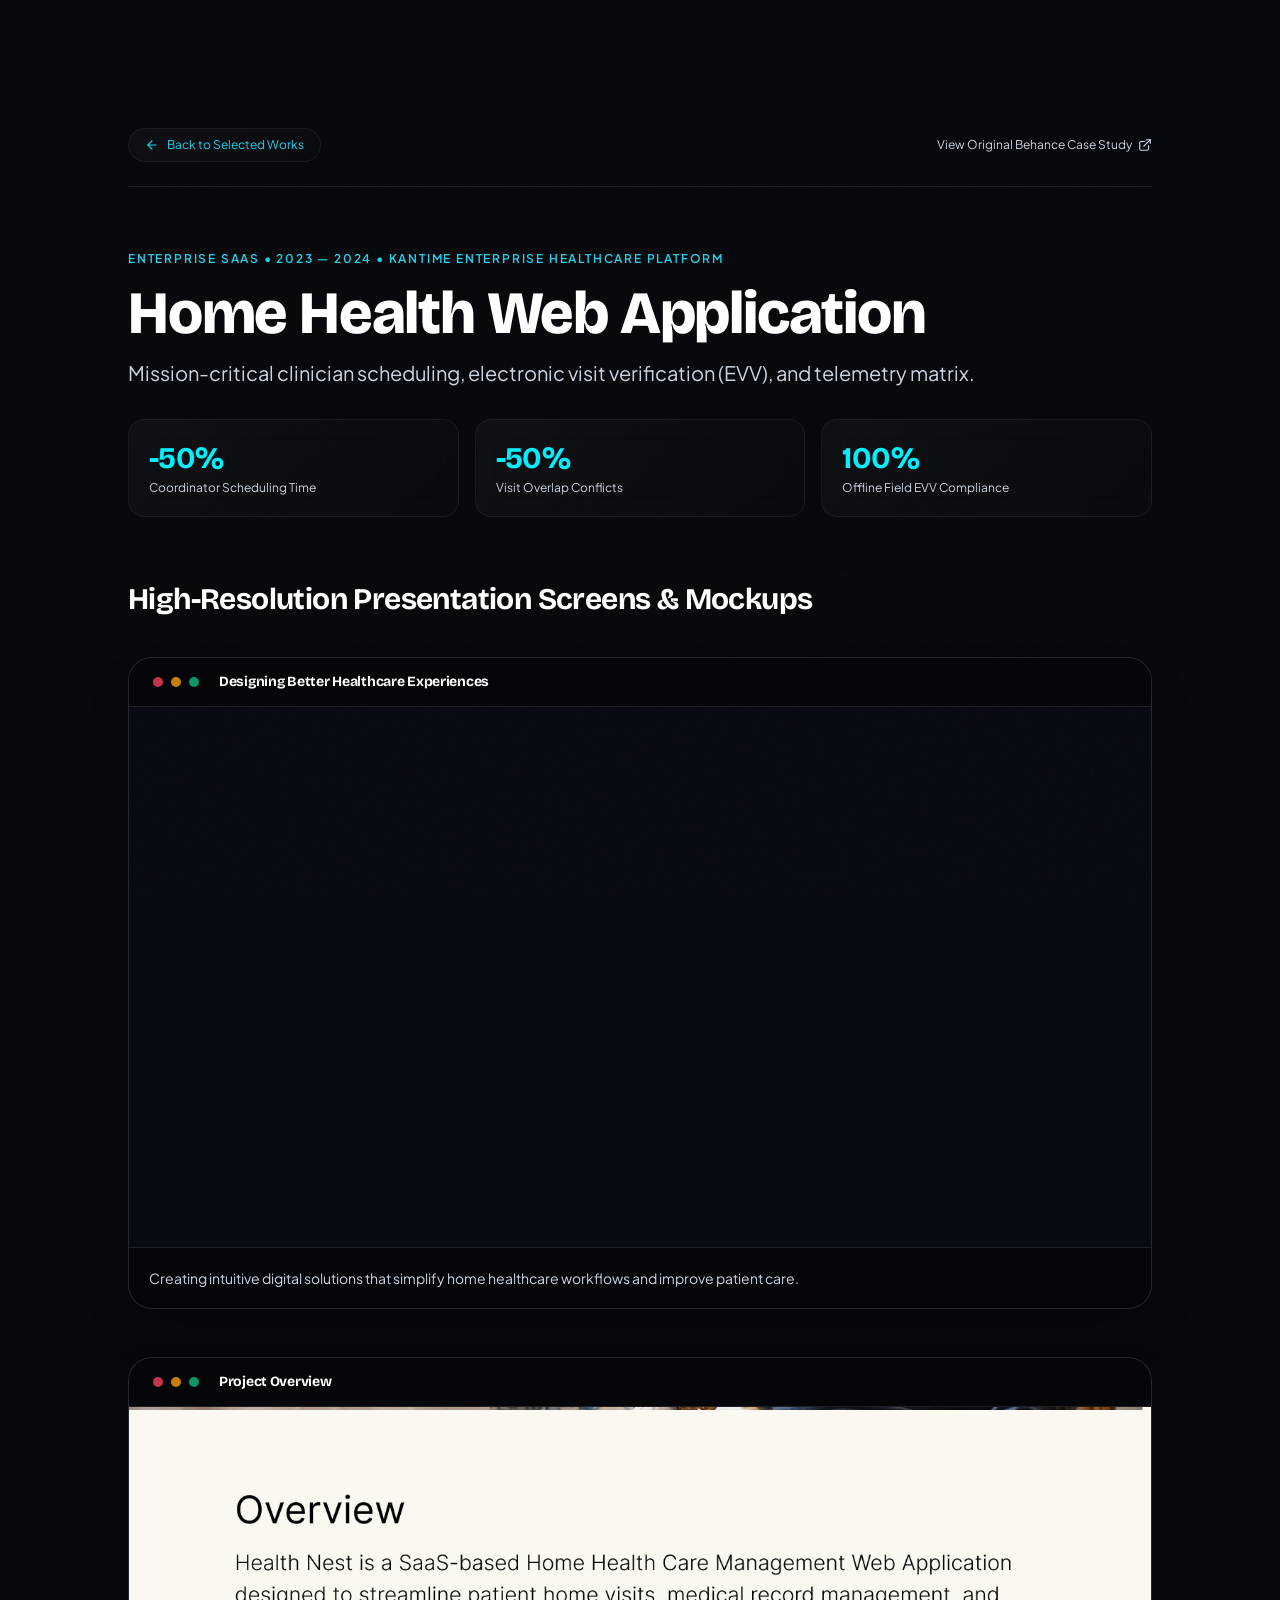
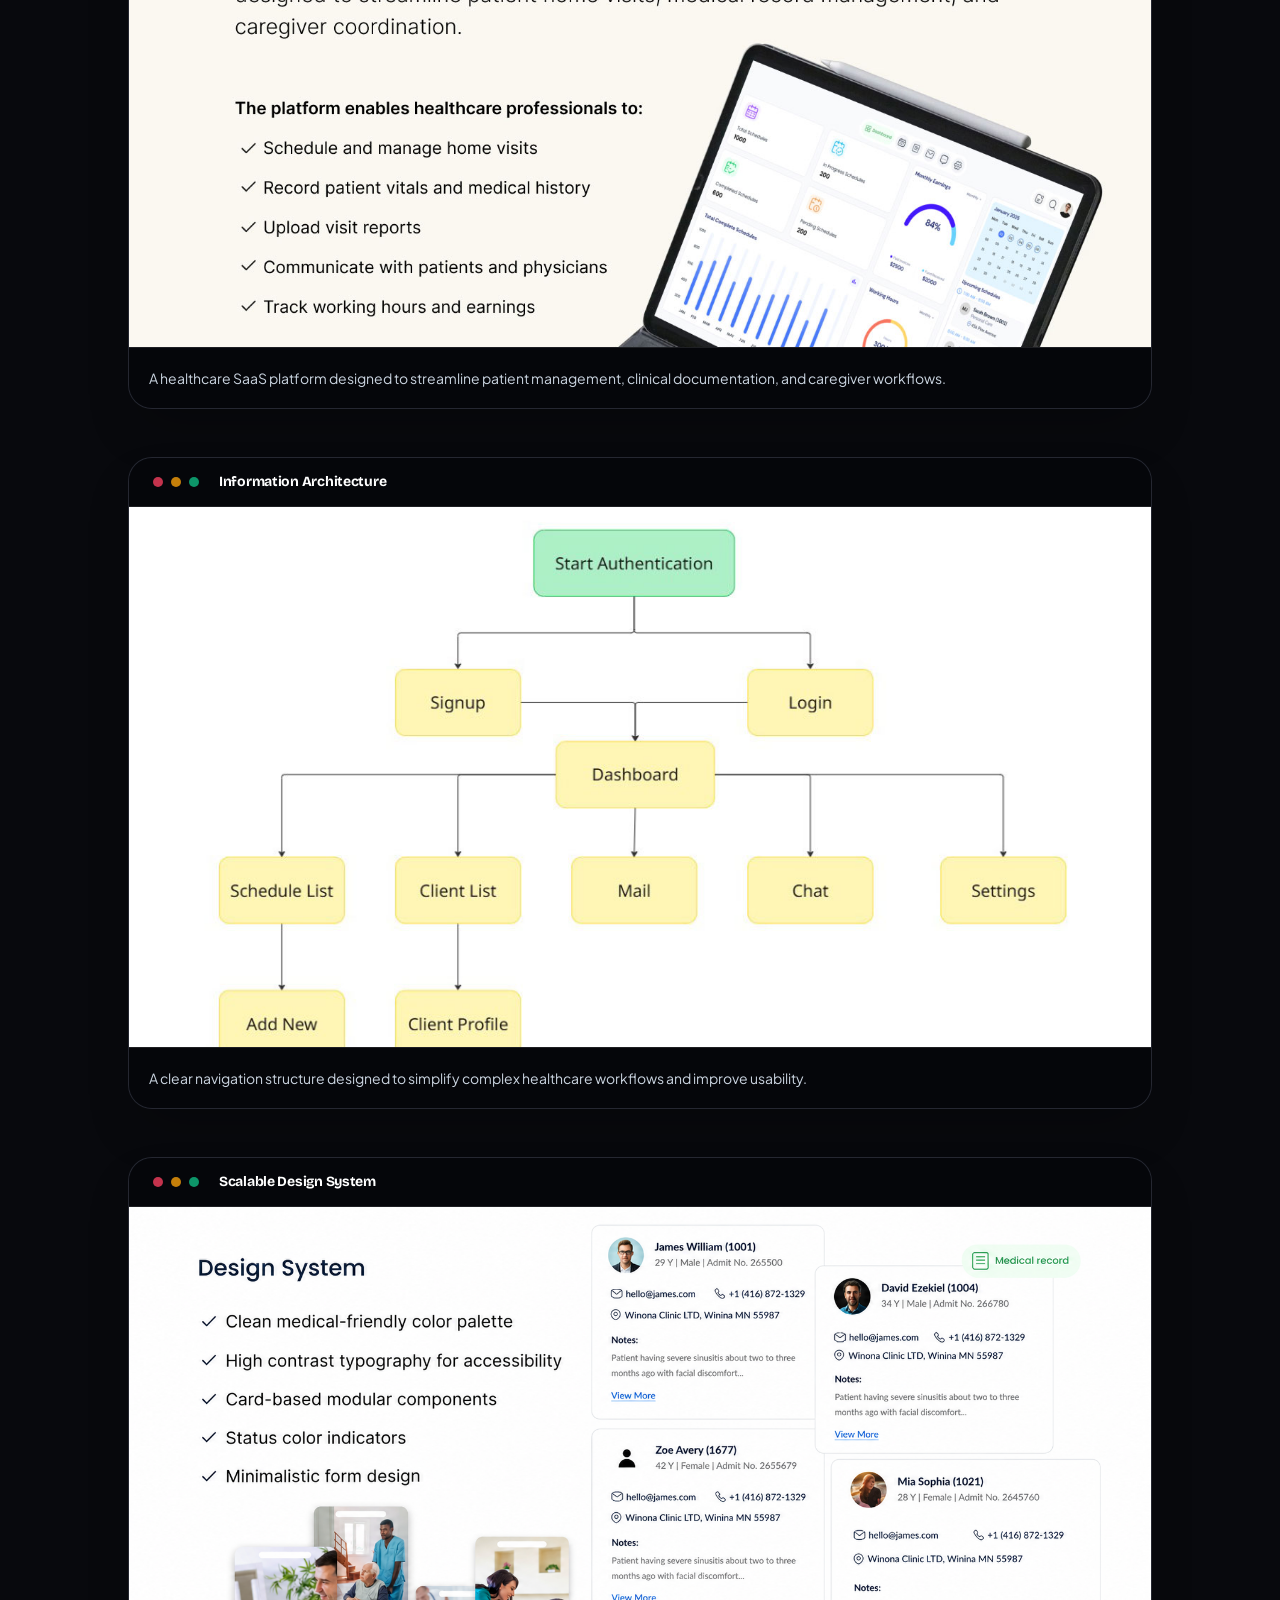
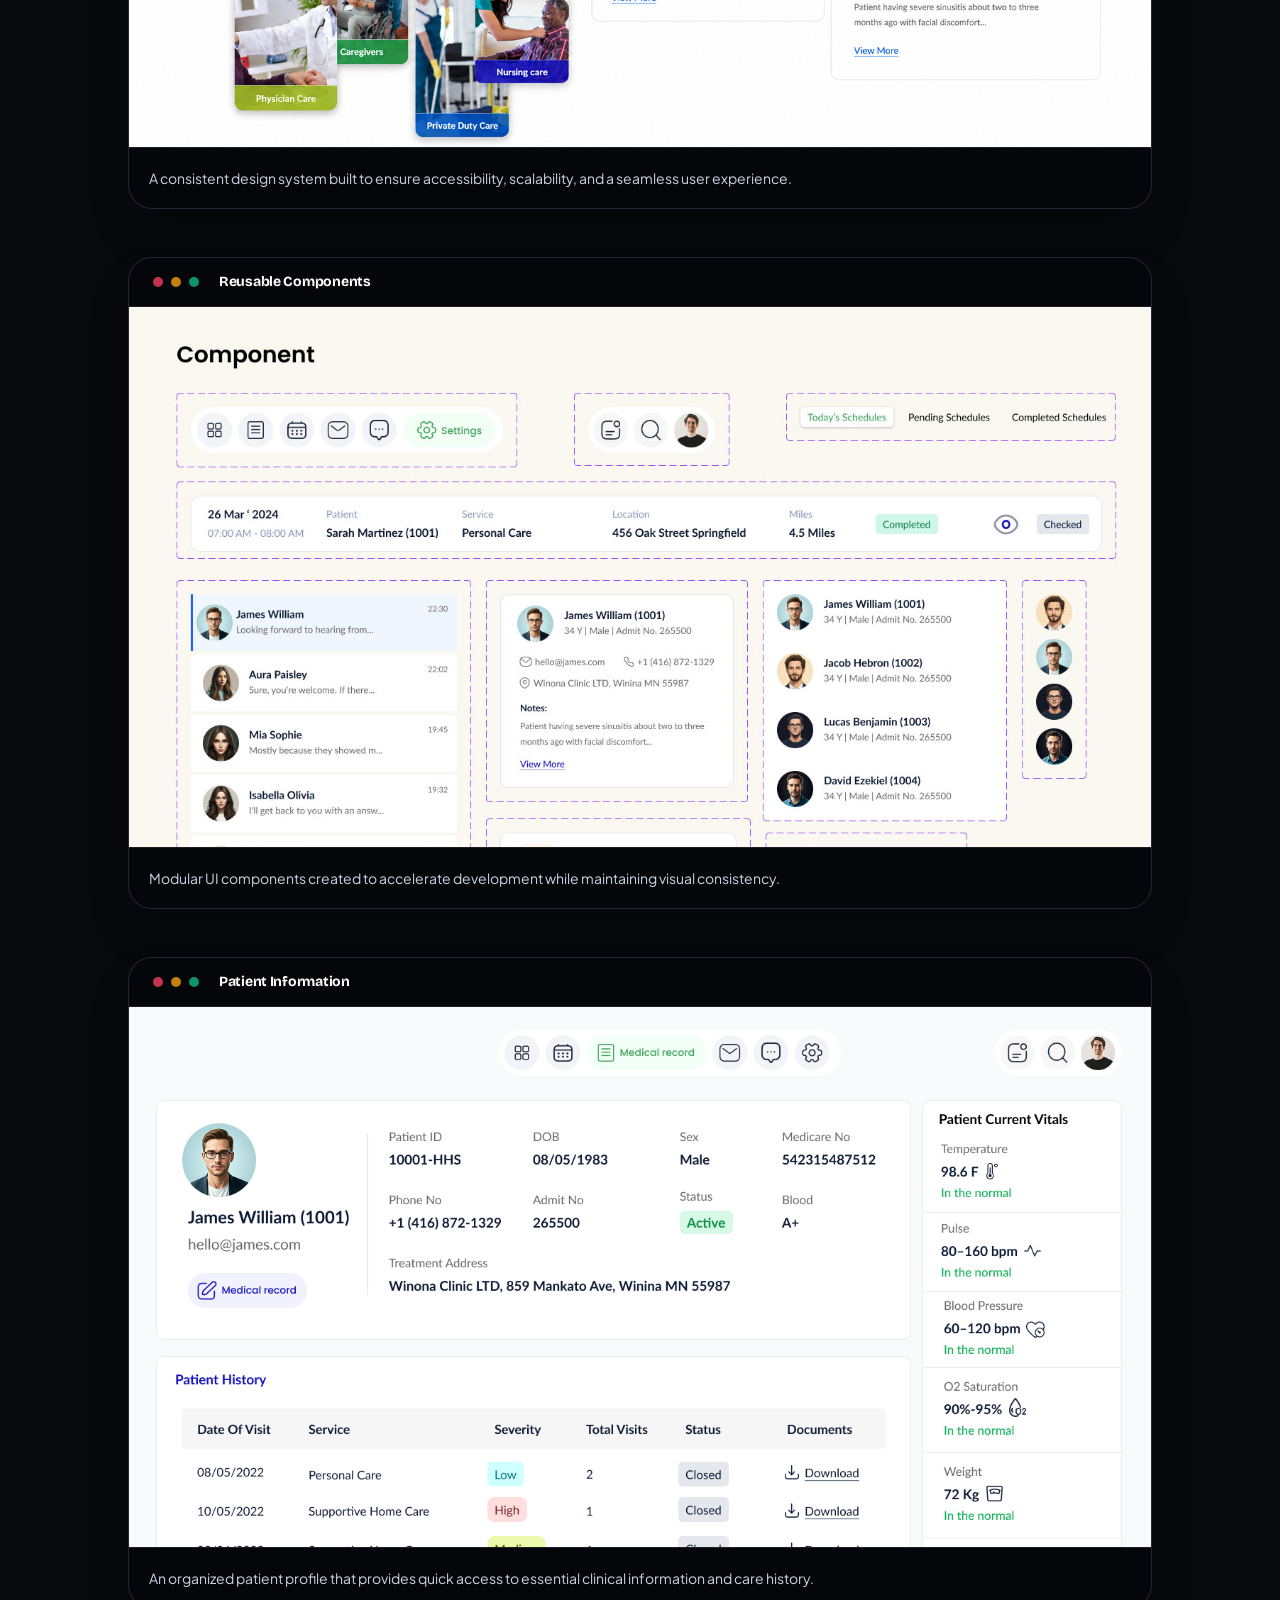
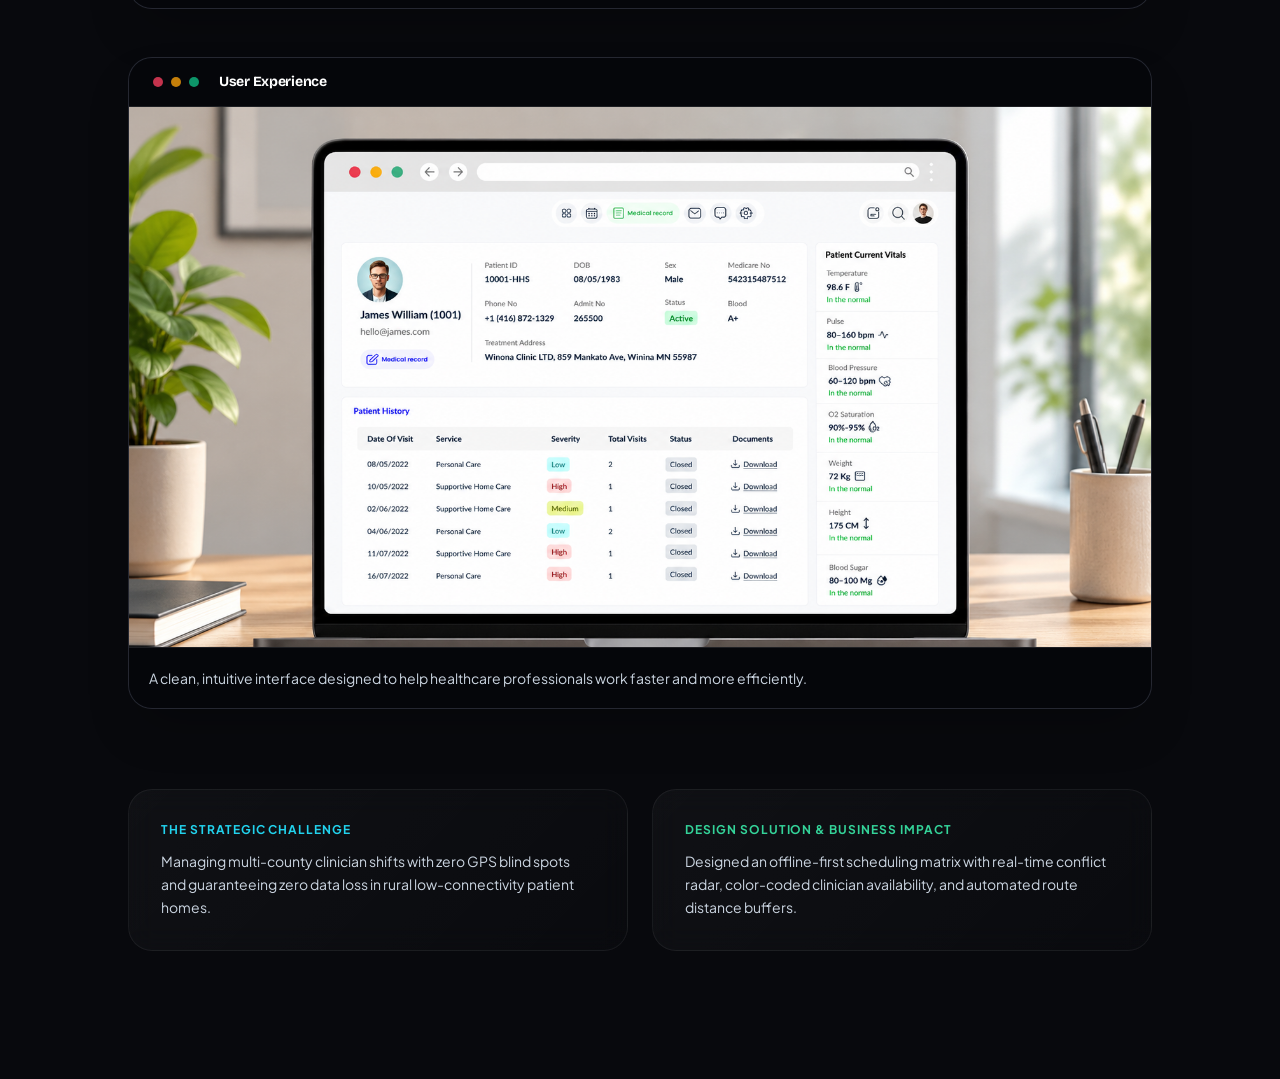
<file: case-study/home-health-web.html>
<!DOCTYPE html>
<html lang="en" class="dark scroll-smooth">
<head>
<meta charSet="utf-8"/>
<meta name="viewport" content="width=device-width, initial-scale=1"/>
<link rel="stylesheet" href="../styles.css">
<title>AJESHCREATIVES | Senior UI/UX Designer &amp; Design Lead (15+ Years)</title>
<meta name="description" content="Design portfolio of Ajesh Mohanan (AJESHCREATIVES) — Senior UI/UX Designer and Design Team Lead with 15+ years of experience in Enterprise Healthcare SaaS, Design Systems, and Mobile Applications."/>
<meta name="author" content="Ajesh Mohanan"/>
<meta name="keywords" content="AJESHCREATIVES,Ajesh Mohanan,Senior UI/UX Designer,Design Team Lead,Product Designer,KanTime Healthcare,Mobile App Design,Design Systems,Brand Identity"/>
<meta property="og:title" content="AJESHCREATIVES | Senior UI/UX Designer &amp; Design Lead"/>
<meta property="og:description" content="15+ years crafting high-impact digital products, enterprise interfaces, and brand identity systems."/>
<meta property="og:url" content="https://ajeshcreatives.com"/>
<meta property="og:site_name" content="AJESHCREATIVES"/>
<meta property="og:locale" content="en_US"/>
<meta property="og:type" content="website"/>
<meta name="twitter:card" content="summary"/>
<meta name="twitter:title" content="AJESHCREATIVES | Senior UI/UX Designer &amp; Design Lead"/>
<meta name="twitter:description" content="15+ years crafting high-impact digital products, enterprise interfaces, and brand identity systems."/>
</head>
  
<body class="bg-[#08090d] text-slate-100 antialiased selection:bg-cyan-500/30 selection:text-white relative min-h-screen">
<div class="fixed inset-0 pointer-events-none bg-noise z-30 opacity-30">
</div><canvas class="fixed inset-0 pointer-events-none z-0 opacity-70" aria-hidden="true"></canvas>
<div class="relative z-10 flex flex-col min-h-screen">
<div class="min-h-screen bg-[#08090d] text-white py-24 sm:py-32 px-6 sm:px-12 lg:px-20 font-sans">
<div class="max-w-5xl mx-auto flex flex-col gap-16">
<div class="flex items-center justify-between pb-6 border-b border-white/10"><a class="inline-flex items-center gap-2 text-xs font-sans text-cyan-400 hover:text-white transition-colors glass-card px-4 py-2 rounded-full border border-white/10" href="../index.html#works"><svg xmlns="http://www.w3.org/2000/svg" width="24" height="24" viewBox="0 0 24 24" fill="none" stroke="currentColor" stroke-width="2" stroke-linecap="round" stroke-linejoin="round" class="lucide lucide-arrow-left w-3.5 h-3.5"><path d="m12 19-7-7 7-7"></path><path d="M19 12H5"></path></svg><span>Back to Selected Works</span></a><a href="https://www.behance.net/gallery/244819819/Home-Health-Web-Application" target="_blank" rel="noopener noreferrer" class="inline-flex items-center gap-1.5 text-xs font-sans text-slate-300 hover:text-cyan-400 transition-colors"><span>View Original Behance Case Study</span><svg xmlns="http://www.w3.org/2000/svg" width="24" height="24" viewBox="0 0 24 24" fill="none" stroke="currentColor" stroke-width="2" stroke-linecap="round" stroke-linejoin="round" class="lucide lucide-external-link w-3.5 h-3.5"><path d="M15 3h6v6"></path><path d="M10 14 21 3"></path><path d="M18 13v6a2 2 0 0 1-2 2H5a2 2 0 0 1-2-2V8a2 2 0 0 1 2-2h6"></path></svg></a>
</div>
<div class="flex flex-col gap-4">
<div class="flex items-center gap-2 text-xs font-sans text-cyan-400 uppercase tracking-widest font-semibold"><span>Enterprise SaaS • 2023 — 2024 • KanTime Enterprise Healthcare Platform</span>
</div><h1 class="font-heading text-4xl sm:text-6xl font-black text-white leading-tight">Home Health Web Application</h1><p class="text-lg sm:text-xl text-slate-300 font-sans leading-relaxed">Mission-critical clinician scheduling, electronic visit verification (EVV), and telemetry matrix.</p>
<div class="grid grid-cols-1 sm:grid-cols-3 gap-4 pt-4">
<div class="p-5 rounded-2xl glass-card border border-white/10 flex flex-col"><span class="font-heading text-3xl font-bold" style="color:#00f0ff">-50%</span><span class="text-xs text-slate-300 font-sans mt-1">Coordinator Scheduling Time</span>
</div>
<div class="p-5 rounded-2xl glass-card border border-white/10 flex flex-col"><span class="font-heading text-3xl font-bold" style="color:#00f0ff">-50%</span><span class="text-xs text-slate-300 font-sans mt-1">Visit Overlap Conflicts</span>
</div>
<div class="p-5 rounded-2xl glass-card border border-white/10 flex flex-col"><span class="font-heading text-3xl font-bold" style="color:#00f0ff">100%</span><span class="text-xs text-slate-300 font-sans mt-1">Offline Field EVV Compliance</span>
</div>
</div>
</div>
<div class="flex flex-col gap-10"><h2 class="font-heading text-2xl sm:text-3xl font-bold text-white">High-Resolution Presentation Screens &amp; Mockups</h2>
<div class="flex flex-col gap-12">
<div class="rounded-3xl bg-[#0c0f1a] border border-white/10 overflow-hidden shadow-2xl flex flex-col">
<div class="px-6 py-3.5 bg-black/60 border-b border-white/10 flex items-center justify-between">
<div class="flex items-center gap-2"><span class="w-2.5 h-2.5 rounded-full bg-rose-500/80"></span><span class="w-2.5 h-2.5 rounded-full bg-amber-500/80"></span><span class="w-2.5 h-2.5 rounded-full bg-emerald-500/80"></span><h3 class="font-heading text-xs sm:text-sm font-bold text-white ml-3">Designing Better Healthcare Experiences</h3>
</div>
</div>
<div class="relative w-full h-[360px] sm:h-[540px] bg-[#090b14]"><video autoplay loop muted playsinline class="object-cover object-top absolute inset-0 h-full w-full"
  src="../images/HealthNest-BannerVideo.mp4">
</video>
</div>
<div class="p-5 bg-black/60 border-t border-white/10 text-xs sm:text-sm text-slate-300 font-sans">Creating intuitive digital solutions that simplify home healthcare workflows and improve patient care.
</div>
</div>
<div class="rounded-3xl bg-[#0c0f1a] border border-white/10 overflow-hidden shadow-2xl flex flex-col">
<div class="px-6 py-3.5 bg-black/60 border-b border-white/10 flex items-center justify-between">
<div class="flex items-center gap-2"><span class="w-2.5 h-2.5 rounded-full bg-rose-500/80"></span><span class="w-2.5 h-2.5 rounded-full bg-amber-500/80"></span><span class="w-2.5 h-2.5 rounded-full bg-emerald-500/80"></span><h3 class="font-heading text-xs sm:text-sm font-bold text-white ml-3">Project Overview</h3>
</div>
</div>
<div class="relative w-full h-[360px] sm:h-[540px] bg-[#090b14]"><img alt="Project Overview" loading="lazy" decoding="async" data-nimg="fill" class="object-cover object-top" style="position:absolute;height:100%;width:100%;left:0;top:0;right:0;bottom:0;color:transparent" src="../images/HealthNest-Overview.jpg"/>
</div>
<div class="p-5 bg-black/60 border-t border-white/10 text-xs sm:text-sm text-slate-300 font-sans">A healthcare SaaS platform designed to streamline patient management, clinical documentation, and caregiver workflows.
</div>
</div>
<div class="rounded-3xl bg-[#0c0f1a] border border-white/10 overflow-hidden shadow-2xl flex flex-col">
<div class="px-6 py-3.5 bg-black/60 border-b border-white/10 flex items-center justify-between">
<div class="flex items-center gap-2"><span class="w-2.5 h-2.5 rounded-full bg-rose-500/80"></span><span class="w-2.5 h-2.5 rounded-full bg-amber-500/80"></span><span class="w-2.5 h-2.5 rounded-full bg-emerald-500/80"></span><h3 class="font-heading text-xs sm:text-sm font-bold text-white ml-3">Information Architecture</h3>
</div>
</div>
<div class="relative w-full h-[360px] sm:h-[540px] bg-[#090b14]"><img alt="Information Architecture" loading="lazy" decoding="async" data-nimg="fill" class="object-cover object-top" style="position:absolute;height:100%;width:100%;left:0;top:0;right:0;bottom:0;color:transparent" src="../images/HealthNest-Sitemap.jpg"/>
</div>
<div class="p-5 bg-black/60 border-t border-white/10 text-xs sm:text-sm text-slate-300 font-sans">A clear navigation structure designed to simplify complex healthcare workflows and improve usability.
</div>
</div>
<div class="rounded-3xl bg-[#0c0f1a] border border-white/10 overflow-hidden shadow-2xl flex flex-col">
<div class="px-6 py-3.5 bg-black/60 border-b border-white/10 flex items-center justify-between">
<div class="flex items-center gap-2"><span class="w-2.5 h-2.5 rounded-full bg-rose-500/80"></span><span class="w-2.5 h-2.5 rounded-full bg-amber-500/80"></span><span class="w-2.5 h-2.5 rounded-full bg-emerald-500/80"></span><h3 class="font-heading text-xs sm:text-sm font-bold text-white ml-3">Scalable Design System</h3>
</div>
</div>
<div class="relative w-full h-[360px] sm:h-[540px] bg-[#090b14]"><img alt="Scalable Design System" loading="lazy" decoding="async" data-nimg="fill" class="object-cover object-top" style="position:absolute;height:100%;width:100%;left:0;top:0;right:0;bottom:0;color:transparent" src="../images/Healthnest-DesignSystem.png"/>
</div>
<div class="p-5 bg-black/60 border-t border-white/10 text-xs sm:text-sm text-slate-300 font-sans">A consistent design system built to ensure accessibility, scalability, and a seamless user experience.
</div>
</div>

<div class="rounded-3xl bg-[#0c0f1a] border border-white/10 overflow-hidden shadow-2xl flex flex-col">
<div class="px-6 py-3.5 bg-black/60 border-b border-white/10 flex items-center justify-between">
<div class="flex items-center gap-2"><span class="w-2.5 h-2.5 rounded-full bg-rose-500/80"></span><span class="w-2.5 h-2.5 rounded-full bg-amber-500/80"></span><span class="w-2.5 h-2.5 rounded-full bg-emerald-500/80"></span><h3 class="font-heading text-xs sm:text-sm font-bold text-white ml-3">Reusable Components</h3>
</div>
</div>
<div class="relative w-full h-[360px] sm:h-[540px] bg-[#090b14]"><img alt="Reusable Components" loading="lazy" decoding="async" data-nimg="fill" class="object-cover object-top" style="position:absolute;height:100%;width:100%;left:0;top:0;right:0;bottom:0;color:transparent" src="../images/HealthNest-Components.jpg"/>
</div>
<div class="p-5 bg-black/60 border-t border-white/10 text-xs sm:text-sm text-slate-300 font-sans">Modular UI components created to accelerate development while maintaining visual consistency.
</div>
</div>
    
<div class="rounded-3xl bg-[#0c0f1a] border border-white/10 overflow-hidden shadow-2xl flex flex-col">
<div class="px-6 py-3.5 bg-black/60 border-b border-white/10 flex items-center justify-between">
<div class="flex items-center gap-2"><span class="w-2.5 h-2.5 rounded-full bg-rose-500/80"></span><span class="w-2.5 h-2.5 rounded-full bg-amber-500/80"></span><span class="w-2.5 h-2.5 rounded-full bg-emerald-500/80"></span><h3 class="font-heading text-xs sm:text-sm font-bold text-white ml-3">Patient Information</h3>
</div>
</div>
<div class="relative w-full h-[360px] sm:h-[540px] bg-[#090b14]"><img alt="Patient Information" loading="lazy" decoding="async" data-nimg="fill" class="object-cover object-top" style="position:absolute;height:100%;width:100%;left:0;top:0;right:0;bottom:0;color:transparent" src="../images/HealthNest-PatientProfile.png"/>
</div>
<div class="p-5 bg-black/60 border-t border-white/10 text-xs sm:text-sm text-slate-300 font-sans">An organized patient profile that provides quick access to essential clinical information and care history.
</div>
</div>
    
<div class="rounded-3xl bg-[#0c0f1a] border border-white/10 overflow-hidden shadow-2xl flex flex-col">
<div class="px-6 py-3.5 bg-black/60 border-b border-white/10 flex items-center justify-between">
<div class="flex items-center gap-2"><span class="w-2.5 h-2.5 rounded-full bg-rose-500/80"></span><span class="w-2.5 h-2.5 rounded-full bg-amber-500/80"></span><span class="w-2.5 h-2.5 rounded-full bg-emerald-500/80"></span><h3 class="font-heading text-xs sm:text-sm font-bold text-white ml-3">User Experience</h3>
</div>
</div>
<div class="relative w-full h-[360px] sm:h-[540px] bg-[#090b14]"><img alt="User Experience" loading="lazy" decoding="async" data-nimg="fill" class="object-cover object-top" style="position:absolute;height:100%;width:100%;left:0;top:0;right:0;bottom:0;color:transparent" src="../images/HealthNest-Mockup.png"/>
</div>
<div class="p-5 bg-black/60 border-t border-white/10 text-xs sm:text-sm text-slate-300 font-sans">A clean, intuitive interface designed to help healthcare professionals work faster and more efficiently.
</div>
</div>
    
</div>
</div>
<div class="grid grid-cols-1 md:grid-cols-2 gap-6 pt-4">
<div class="p-8 rounded-3xl glass-card border border-white/10 flex flex-col gap-3"><span class="text-xs font-sans font-bold uppercase tracking-wider text-cyan-400">The Strategic Challenge</span><p class="text-sm text-slate-300 font-sans leading-relaxed">Managing multi-county clinician shifts with zero GPS blind spots and guaranteeing zero data loss in rural low-connectivity patient homes.</p>
</div>
<div class="p-8 rounded-3xl glass-card border border-white/10 flex flex-col gap-3"><span class="text-xs font-sans font-bold uppercase tracking-wider text-emerald-400">Design Solution &amp; Business Impact</span><p class="text-sm text-slate-300 font-sans leading-relaxed">Designed an offline-first scheduling matrix with real-time conflict radar, color-coded clinician availability, and automated route distance buffers.</p>
</div>
</div>
</div>
</div>
</div>
</body>
</html>
</file>
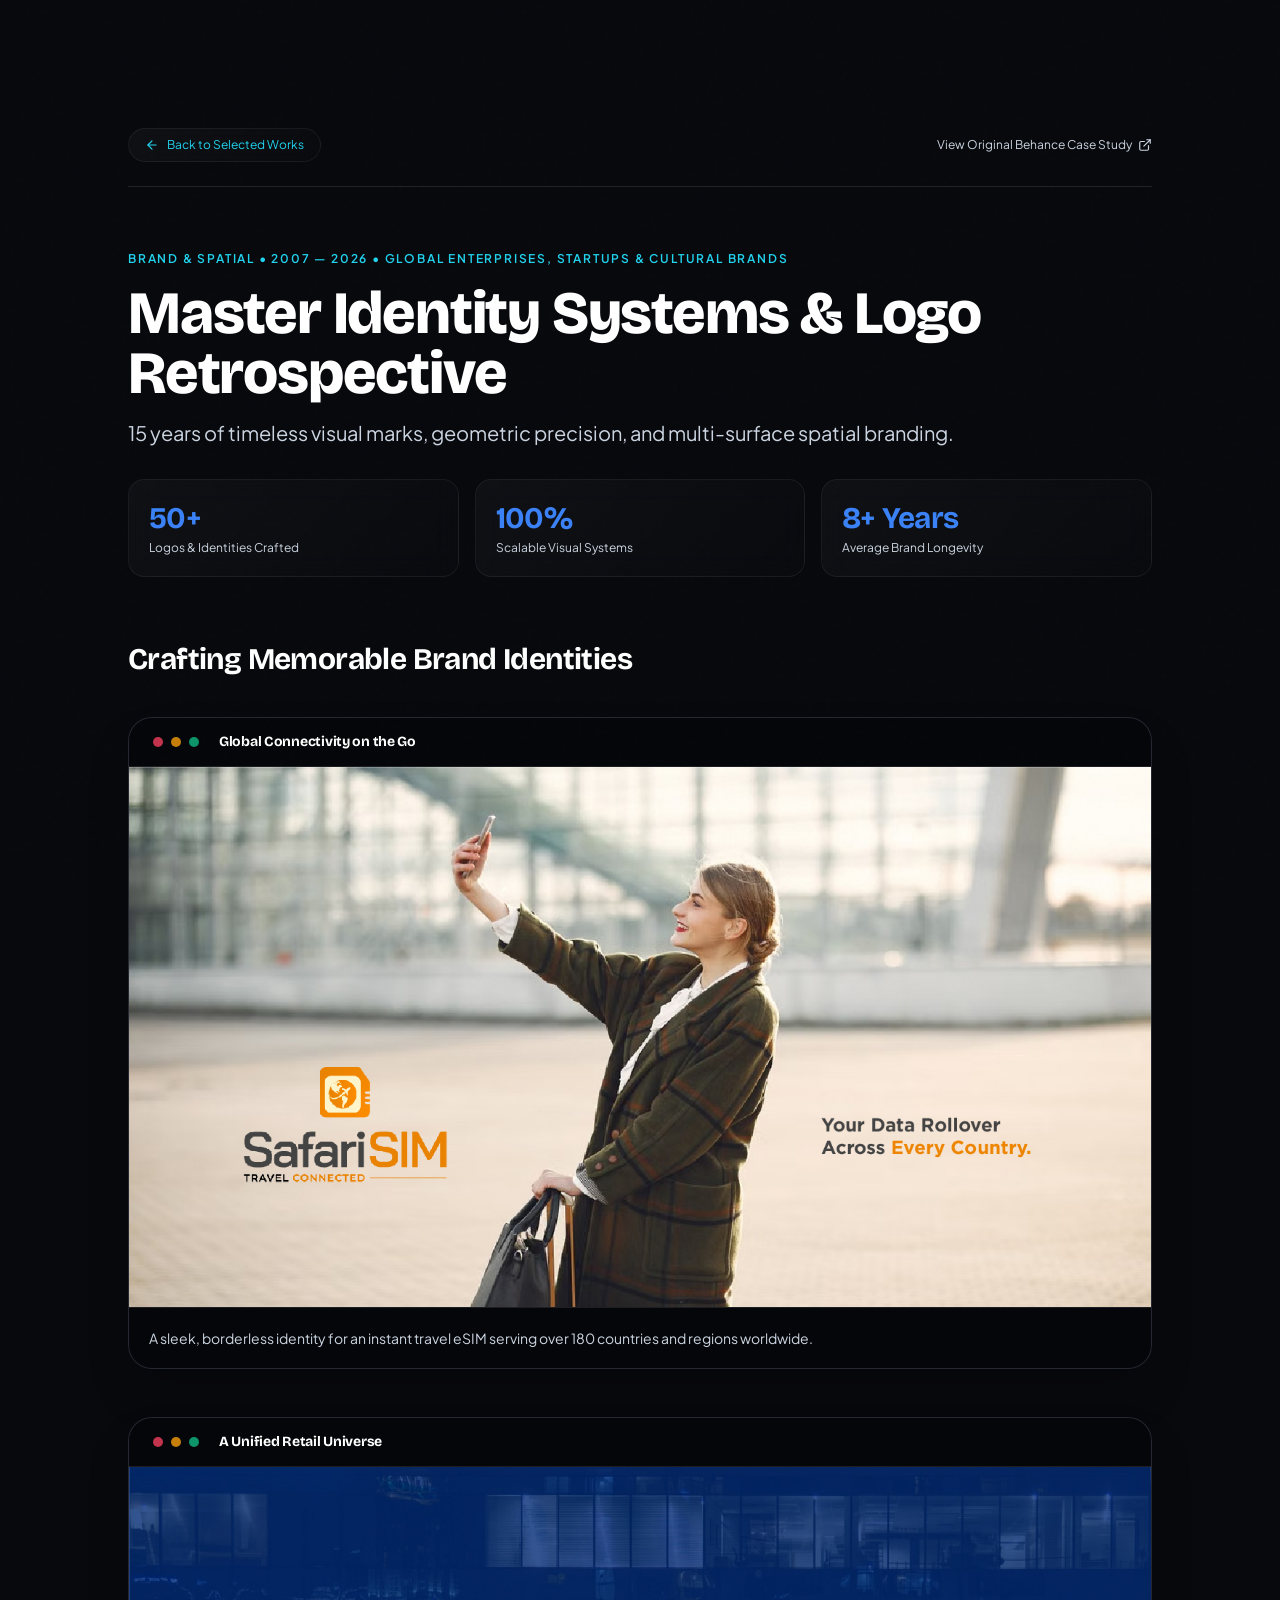
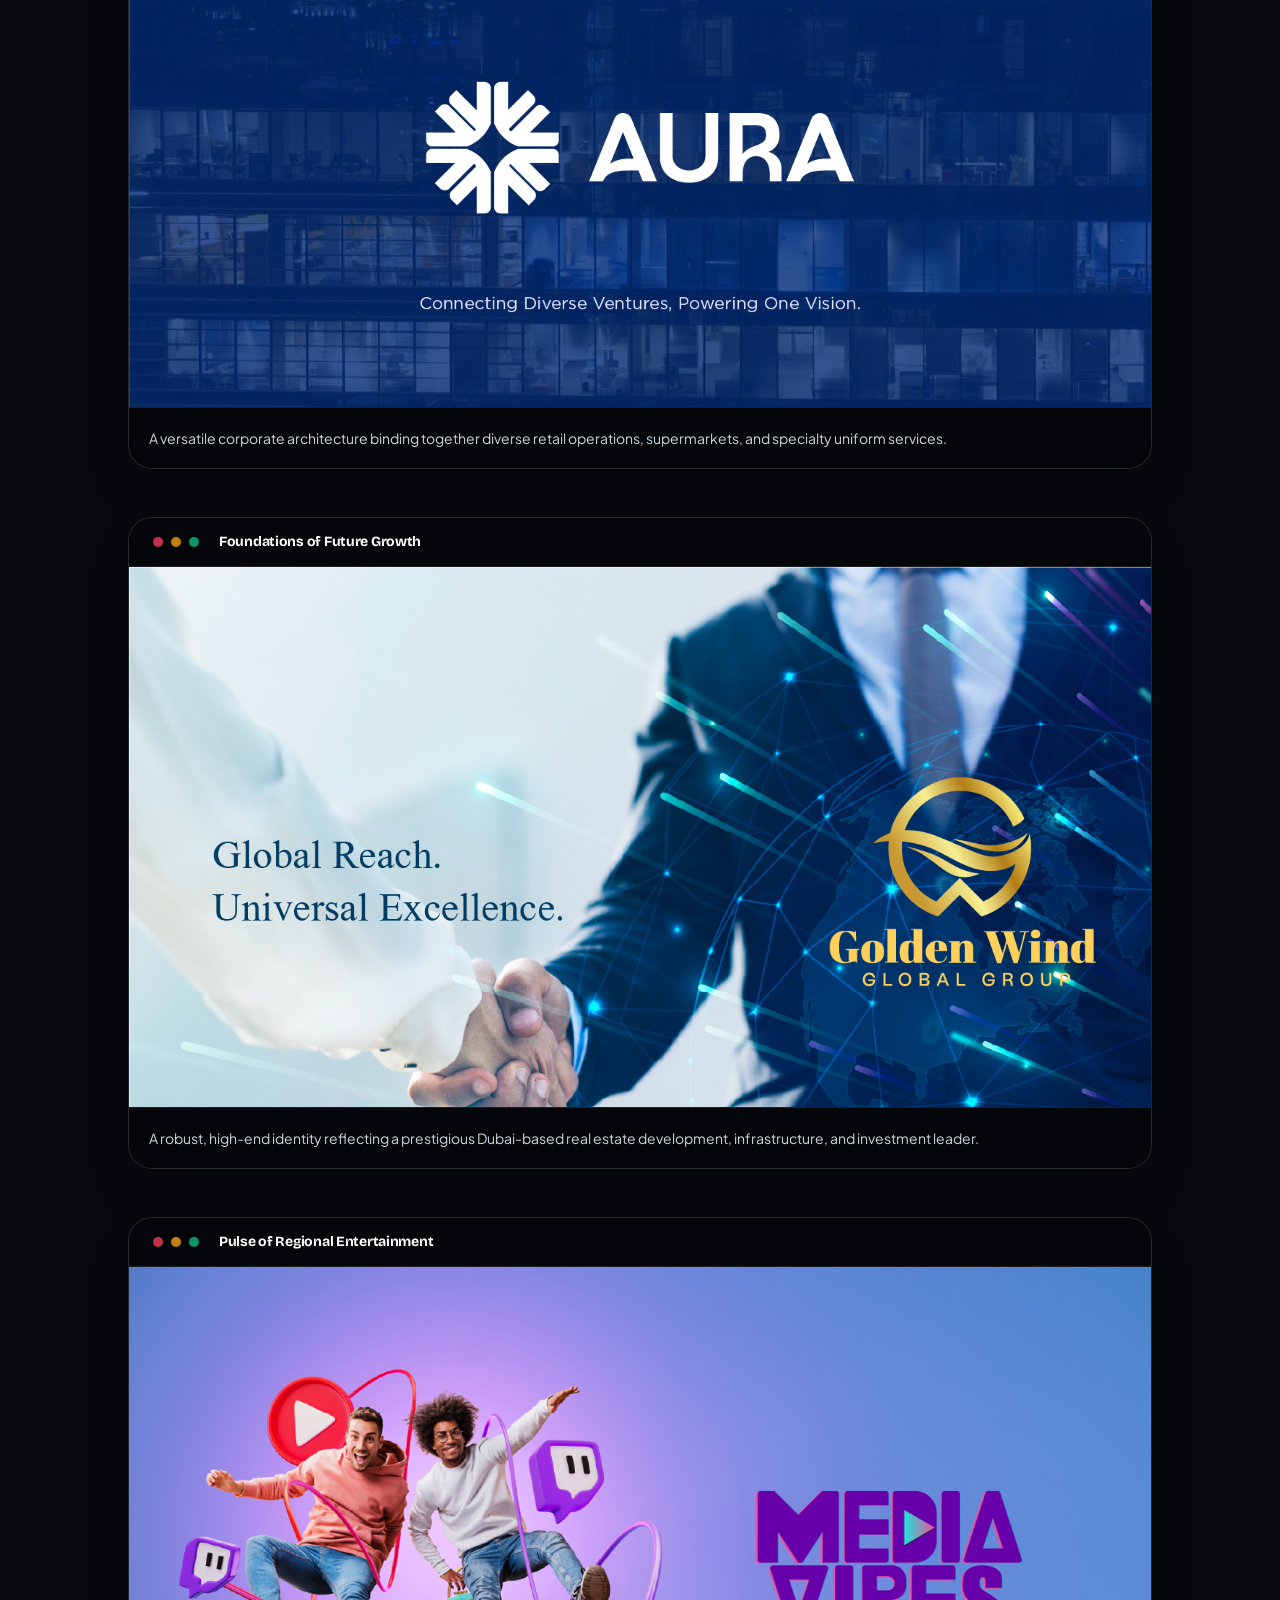
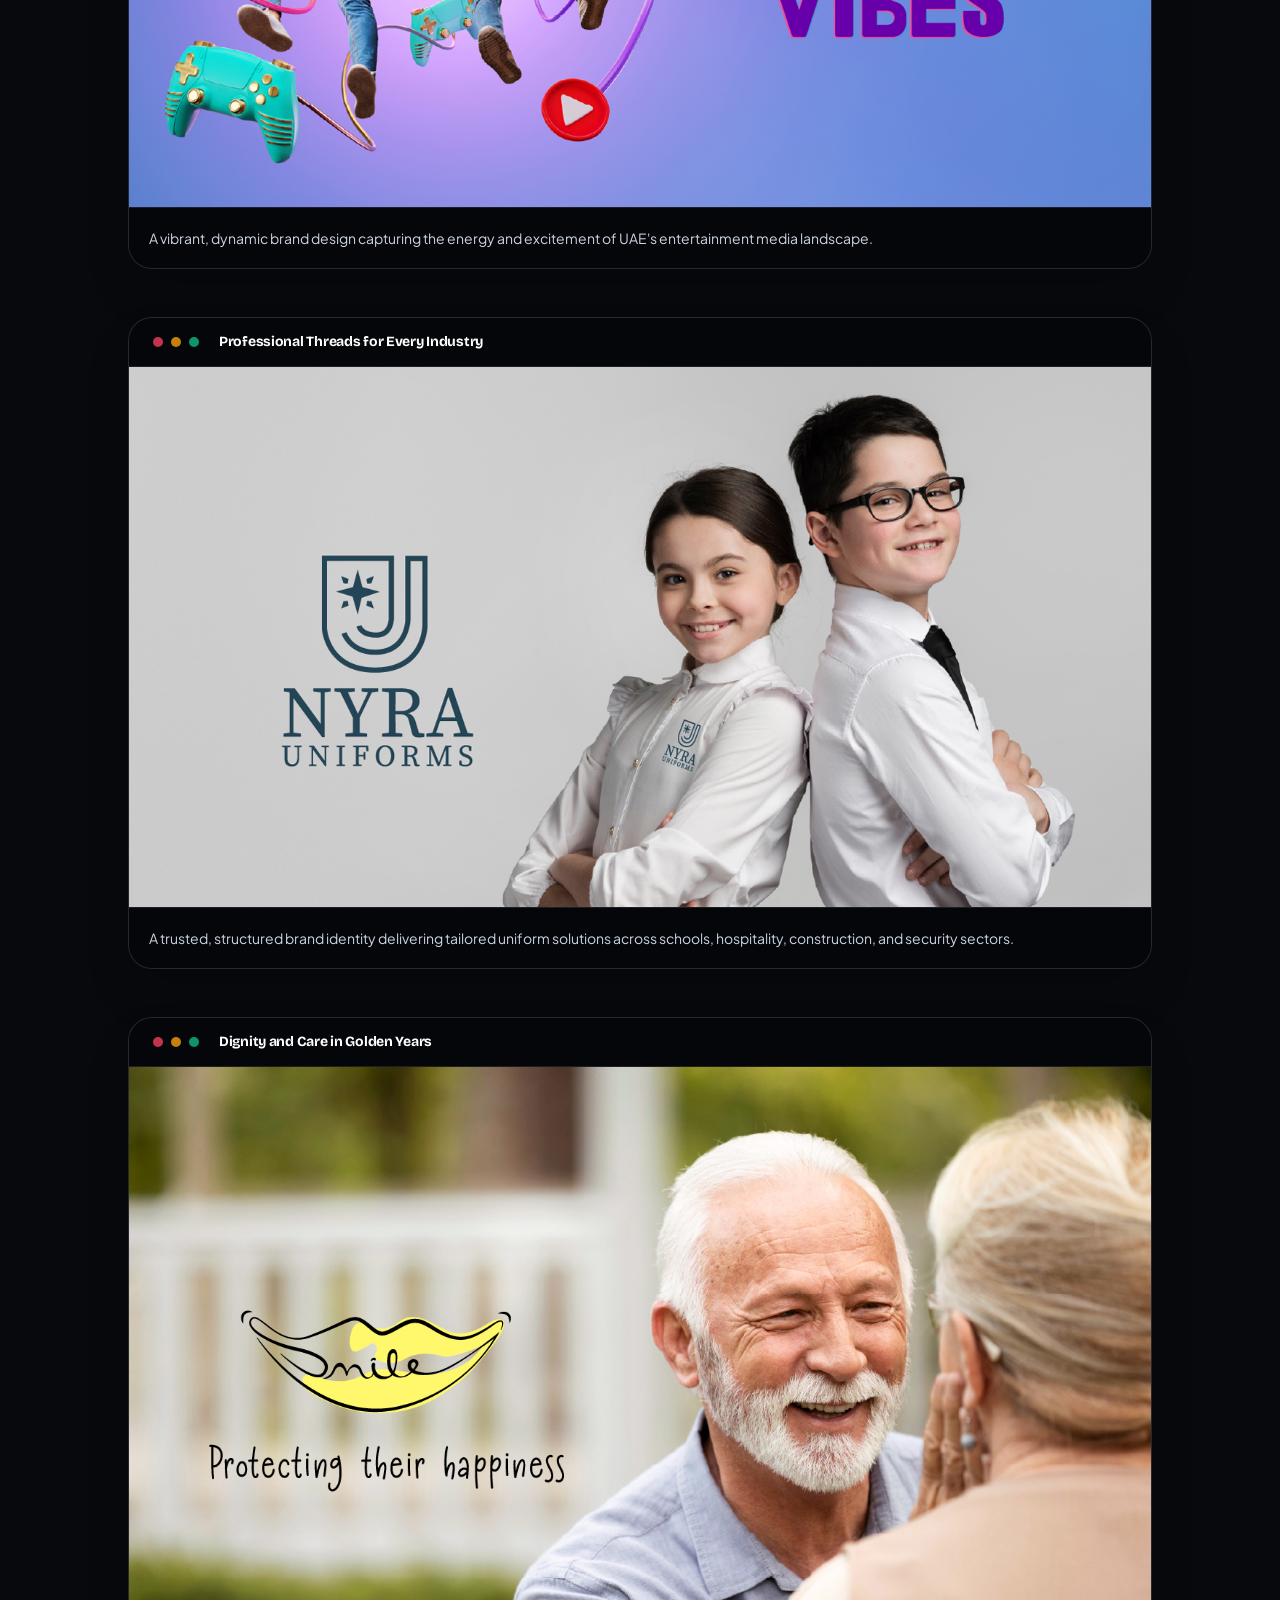
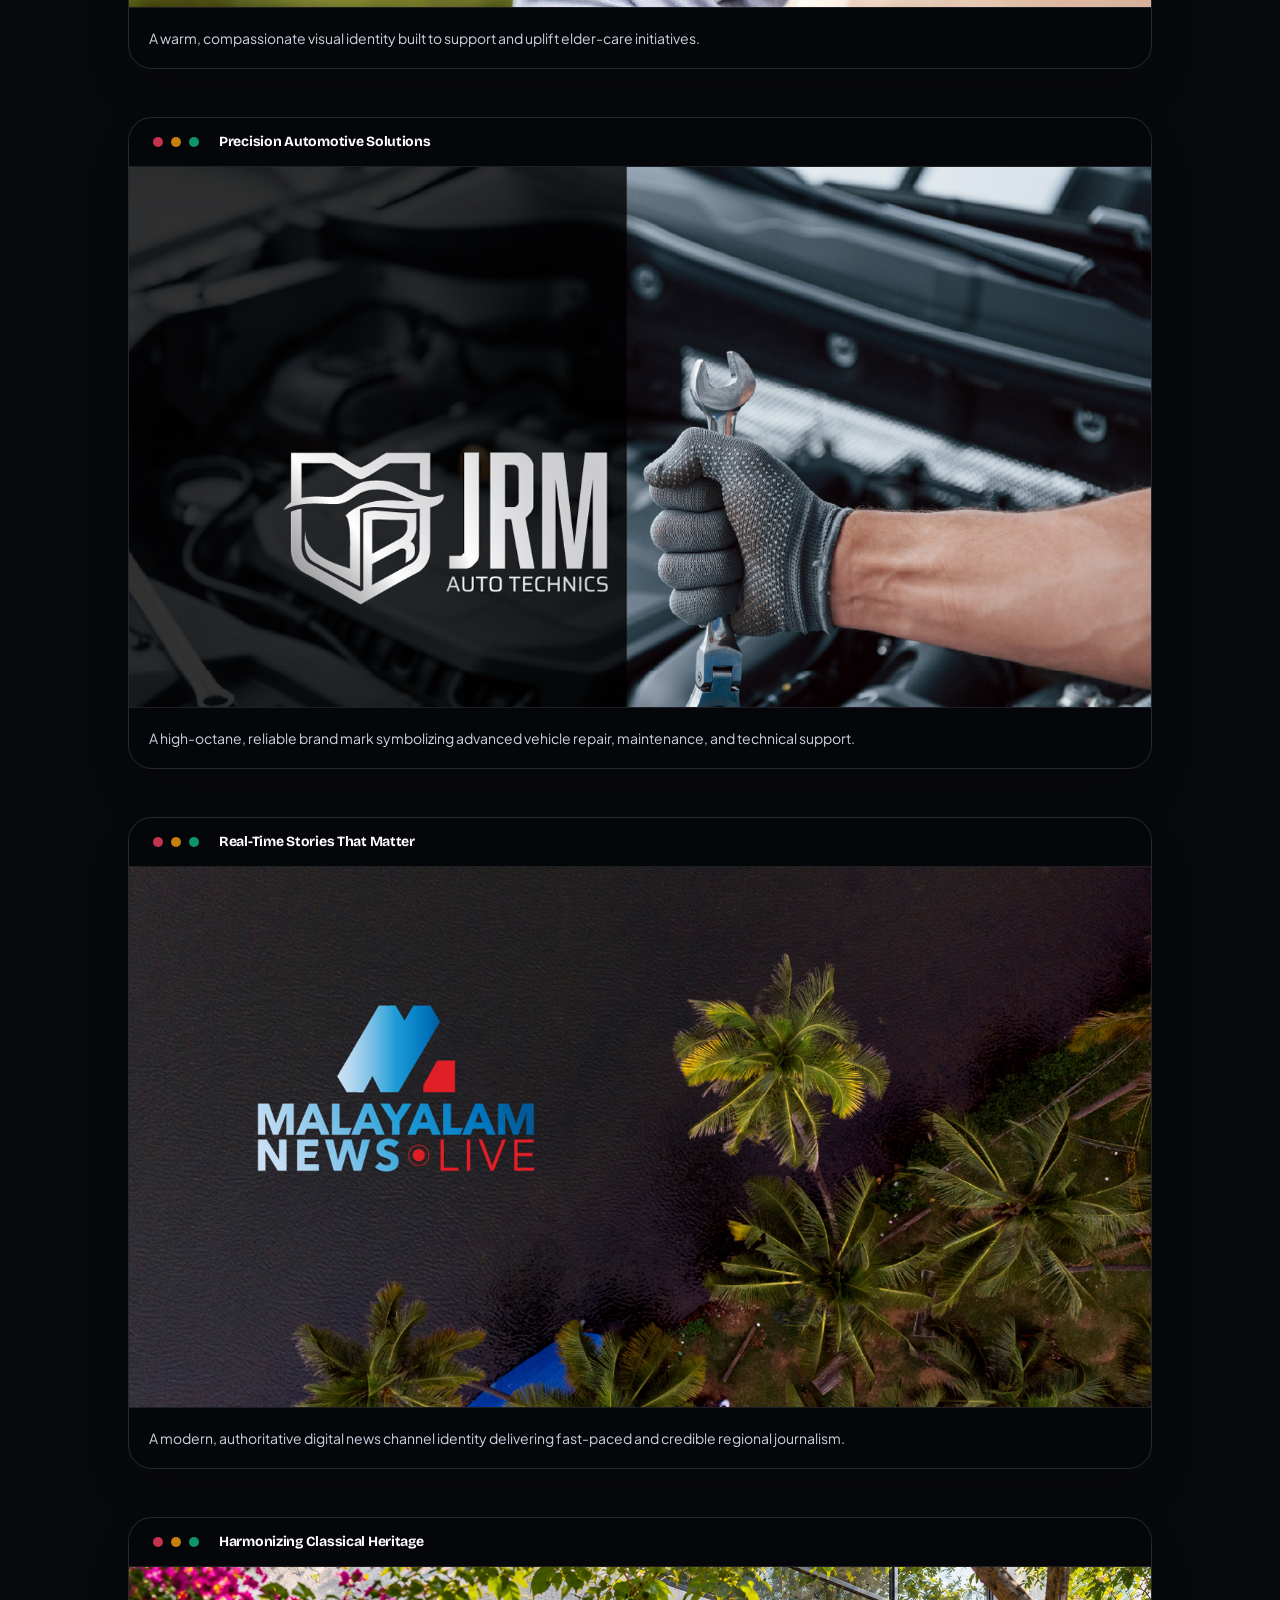
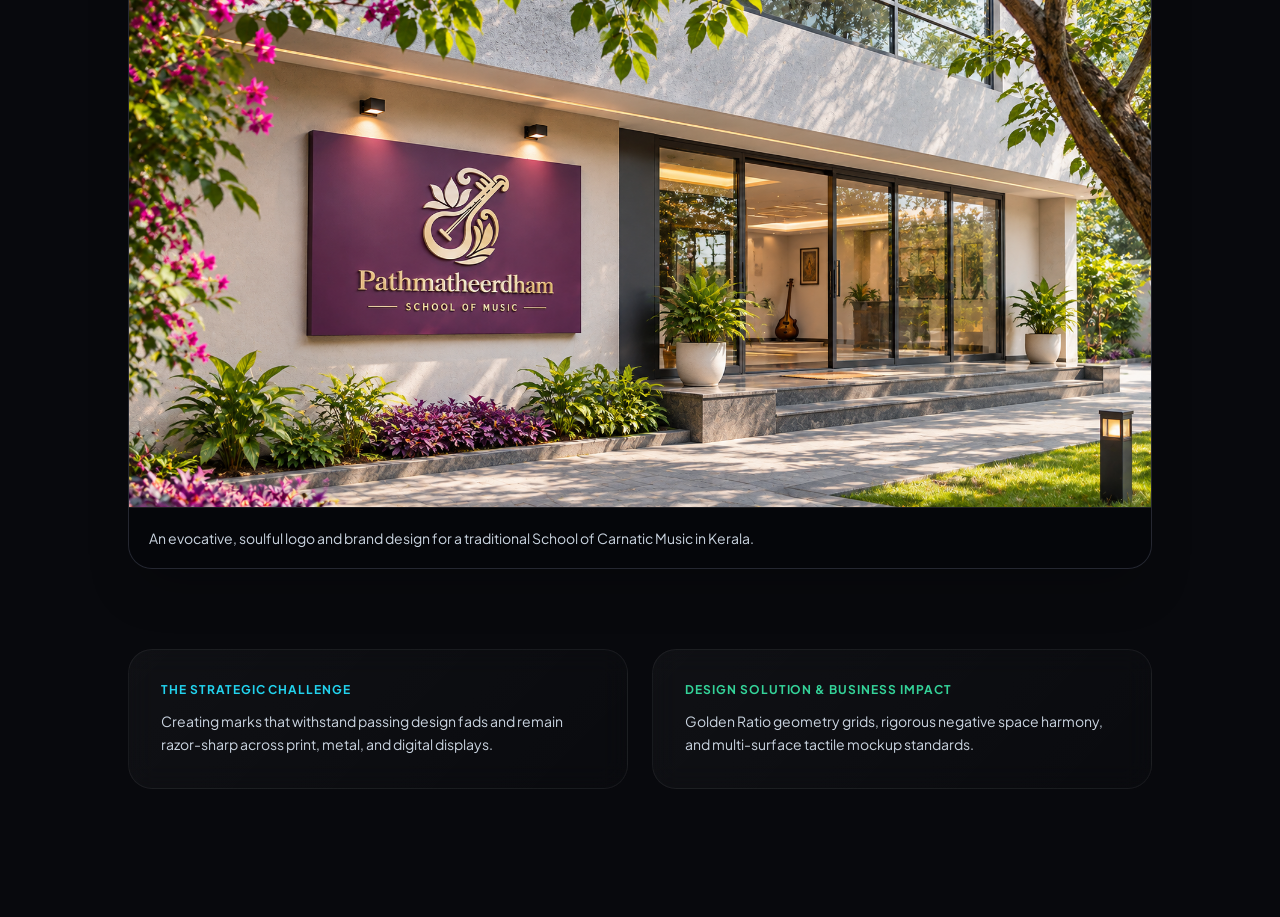
<file: case-study/logo-collection-identity.html>
<!DOCTYPE html>
<html lang="en" class="dark scroll-smooth">
<head>
<meta charSet="utf-8"/>
<meta name="viewport" content="width=device-width, initial-scale=1"/>
<link rel="stylesheet" href="../styles.css">
<title>AJESHCREATIVES | Senior UI/UX Designer &amp; Design Lead (15+ Years)</title>
<meta name="description" content="Design portfolio of Ajesh Mohanan (AJESHCREATIVES) — Senior UI/UX Designer and Design Team Lead with 15+ years of experience in Enterprise Healthcare SaaS, Design Systems, and Mobile Applications."/>
<meta name="author" content="Ajesh Mohanan"/>
<meta name="keywords" content="AJESHCREATIVES,Ajesh Mohanan,Senior UI/UX Designer,Design Team Lead,Product Designer,KanTime Healthcare,Mobile App Design,Design Systems,Brand Identity"/>
<meta property="og:title" content="AJESHCREATIVES | Senior UI/UX Designer &amp; Design Lead"/>
<meta property="og:description" content="15+ years crafting high-impact digital products, enterprise interfaces, and brand identity systems."/>
<meta property="og:url" content="https://ajeshcreatives.com"/>
<meta property="og:site_name" content="AJESHCREATIVES"/>
<meta property="og:locale" content="en_US"/>
<meta property="og:type" content="website"/>
<meta name="twitter:card" content="summary"/>
<meta name="twitter:title" content="AJESHCREATIVES | Senior UI/UX Designer &amp; Design Lead"/>
<meta name="twitter:description" content="15+ years crafting high-impact digital products, enterprise interfaces, and brand identity systems."/>
</head>
<body class="bg-[#08090d] text-slate-100 antialiased selection:bg-cyan-500/30 selection:text-white relative min-h-screen">
<div class="fixed inset-0 pointer-events-none bg-noise z-30 opacity-30">
</div><canvas class="fixed inset-0 pointer-events-none z-0 opacity-70" aria-hidden="true"></canvas>
<div class="relative z-10 flex flex-col min-h-screen">
<div class="min-h-screen bg-[#08090d] text-white py-24 sm:py-32 px-6 sm:px-12 lg:px-20 font-sans">
<div class="max-w-5xl mx-auto flex flex-col gap-16">
<div class="flex items-center justify-between pb-6 border-b border-white/10"><a class="inline-flex items-center gap-2 text-xs font-sans text-cyan-400 hover:text-white transition-colors glass-card px-4 py-2 rounded-full border border-white/10" href="../index.html#works"><svg xmlns="http://www.w3.org/2000/svg" width="24" height="24" viewBox="0 0 24 24" fill="none" stroke="currentColor" stroke-width="2" stroke-linecap="round" stroke-linejoin="round" class="lucide lucide-arrow-left w-3.5 h-3.5"><path d="m12 19-7-7 7-7"></path><path d="M19 12H5"></path></svg><span>Back to Selected Works</span></a><a href="https://www.behance.net/gallery/256728157/LOGOS" target="_blank" rel="noopener noreferrer" class="inline-flex items-center gap-1.5 text-xs font-sans text-slate-300 hover:text-cyan-400 transition-colors"><span>View Original Behance Case Study</span><svg xmlns="http://www.w3.org/2000/svg" width="24" height="24" viewBox="0 0 24 24" fill="none" stroke="currentColor" stroke-width="2" stroke-linecap="round" stroke-linejoin="round" class="lucide lucide-external-link w-3.5 h-3.5"><path d="M15 3h6v6"></path><path d="M10 14 21 3"></path><path d="M18 13v6a2 2 0 0 1-2 2H5a2 2 0 0 1-2-2V8a2 2 0 0 1 2-2h6"></path></svg></a>
</div>
<div class="flex flex-col gap-4">
<div class="flex items-center gap-2 text-xs font-sans text-cyan-400 uppercase tracking-widest font-semibold"><span>Brand &amp; Spatial • 2007 — 2026 • Global Enterprises, Startups &amp; Cultural Brands</span>
</div><h1 class="font-heading text-4xl sm:text-6xl font-black text-white leading-tight">Master Identity Systems &amp; Logo Retrospective</h1><p class="text-lg sm:text-xl text-slate-300 font-sans leading-relaxed">15 years of timeless visual marks, geometric precision, and multi-surface spatial branding.</p>
<div class="grid grid-cols-1 sm:grid-cols-3 gap-4 pt-4">
<div class="p-5 rounded-2xl glass-card border border-white/10 flex flex-col"><span class="font-heading text-3xl font-bold" style="color:#3b82f6">50+</span><span class="text-xs text-slate-300 font-sans mt-1">Logos &amp; Identities Crafted</span>
</div>
<div class="p-5 rounded-2xl glass-card border border-white/10 flex flex-col"><span class="font-heading text-3xl font-bold" style="color:#3b82f6">100%</span><span class="text-xs text-slate-300 font-sans mt-1">Scalable Visual Systems</span>
</div>
<div class="p-5 rounded-2xl glass-card border border-white/10 flex flex-col"><span class="font-heading text-3xl font-bold" style="color:#3b82f6">8+ Years</span><span class="text-xs text-slate-300 font-sans mt-1">Average Brand Longevity</span>
</div>
</div>
</div>
<div class="flex flex-col gap-10"><h2 class="font-heading text-2xl sm:text-3xl font-bold text-white">Crafting Memorable Brand Identities</h2>
<div class="flex flex-col gap-12">
<div class="rounded-3xl bg-[#0c0f1a] border border-white/10 overflow-hidden shadow-2xl flex flex-col">
<div class="px-6 py-3.5 bg-black/60 border-b border-white/10 flex items-center justify-between">
<div class="flex items-center gap-2"><span class="w-2.5 h-2.5 rounded-full bg-rose-500/80"></span><span class="w-2.5 h-2.5 rounded-full bg-amber-500/80"></span><span class="w-2.5 h-2.5 rounded-full bg-emerald-500/80"></span><h3 class="font-heading text-xs sm:text-sm font-bold text-white ml-3">Global Connectivity on the Go</h3>
</div>
</div>
    
<div class="relative w-full h-[360px] sm:h-[540px] bg-[#090b14]"><img alt="Global Connectivity on the Go" loading="lazy" decoding="async" data-nimg="fill" class="object-cover object-top" style="position:absolute;height:100%;width:100%;left:0;top:0;right:0;bottom:0;color:transparent" src="../images/Brand-SafariSim.jpg"/>
</div>
<div class="p-5 bg-black/60 border-t border-white/10 text-xs sm:text-sm text-slate-300 font-sans">A sleek, borderless identity for an instant travel eSIM serving over 180 countries and regions worldwide.
</div>
</div>
    
<div class="rounded-3xl bg-[#0c0f1a] border border-white/10 overflow-hidden shadow-2xl flex flex-col">
<div class="px-6 py-3.5 bg-black/60 border-b border-white/10 flex items-center justify-between">
<div class="flex items-center gap-2"><span class="w-2.5 h-2.5 rounded-full bg-rose-500/80"></span><span class="w-2.5 h-2.5 rounded-full bg-amber-500/80"></span><span class="w-2.5 h-2.5 rounded-full bg-emerald-500/80"></span><h3 class="font-heading text-xs sm:text-sm font-bold text-white ml-3">A Unified Retail Universe</h3>
</div>
</div>
<div class="relative w-full h-[360px] sm:h-[540px] bg-[#090b14]"><img alt="A Unified Retail Universe" loading="lazy" decoding="async" data-nimg="fill" class="object-cover object-top" style="position:absolute;height:100%;width:100%;left:0;top:0;right:0;bottom:0;color:transparent" src="../images/Brand-AURA.jpg"/>
</div>
<div class="p-5 bg-black/60 border-t border-white/10 text-xs sm:text-sm text-slate-300 font-sans">A versatile corporate architecture binding together diverse retail operations, supermarkets, and specialty uniform services.
</div>
</div>
    
<div class="rounded-3xl bg-[#0c0f1a] border border-white/10 overflow-hidden shadow-2xl flex flex-col">
<div class="px-6 py-3.5 bg-black/60 border-b border-white/10 flex items-center justify-between">
<div class="flex items-center gap-2"><span class="w-2.5 h-2.5 rounded-full bg-rose-500/80"></span><span class="w-2.5 h-2.5 rounded-full bg-amber-500/80"></span><span class="w-2.5 h-2.5 rounded-full bg-emerald-500/80"></span><h3 class="font-heading text-xs sm:text-sm font-bold text-white ml-3">Foundations of Future Growth</h3>
</div>
</div>
<div class="relative w-full h-[360px] sm:h-[540px] bg-[#090b14]"><img alt="Foundations of Future Growth" loading="lazy" decoding="async" data-nimg="fill" class="object-cover object-top" style="position:absolute;height:100%;width:100%;left:0;top:0;right:0;bottom:0;color:transparent" src="../images/Brand-GoldenWind.jpg"/>
</div>
<div class="p-5 bg-black/60 border-t border-white/10 text-xs sm:text-sm text-slate-300 font-sans">A robust, high-end identity reflecting a prestigious Dubai-based real estate development, infrastructure, and investment leader.
</div>
</div>
    
<div class="rounded-3xl bg-[#0c0f1a] border border-white/10 overflow-hidden shadow-2xl flex flex-col">
<div class="px-6 py-3.5 bg-black/60 border-b border-white/10 flex items-center justify-between">
<div class="flex items-center gap-2"><span class="w-2.5 h-2.5 rounded-full bg-rose-500/80"></span><span class="w-2.5 h-2.5 rounded-full bg-amber-500/80"></span><span class="w-2.5 h-2.5 rounded-full bg-emerald-500/80"></span><h3 class="font-heading text-xs sm:text-sm font-bold text-white ml-3">Pulse of Regional Entertainment</h3>
</div>
</div>
<div class="relative w-full h-[360px] sm:h-[540px] bg-[#090b14]"><img alt="Pulse of Regional Entertainment" loading="lazy" decoding="async" data-nimg="fill" class="object-cover object-top" style="position:absolute;height:100%;width:100%;left:0;top:0;right:0;bottom:0;color:transparent" src="../images/Brand-MediaVibes.jpg"/>
</div>
<div class="p-5 bg-black/60 border-t border-white/10 text-xs sm:text-sm text-slate-300 font-sans">A vibrant, dynamic brand design capturing the energy and excitement of UAE's entertainment media landscape.
</div>
</div>
    
<div class="rounded-3xl bg-[#0c0f1a] border border-white/10 overflow-hidden shadow-2xl flex flex-col">
<div class="px-6 py-3.5 bg-black/60 border-b border-white/10 flex items-center justify-between">
<div class="flex items-center gap-2"><span class="w-2.5 h-2.5 rounded-full bg-rose-500/80"></span><span class="w-2.5 h-2.5 rounded-full bg-amber-500/80"></span><span class="w-2.5 h-2.5 rounded-full bg-emerald-500/80"></span><h3 class="font-heading text-xs sm:text-sm font-bold text-white ml-3">Professional Threads for Every Industry</h3>
</div>
</div>
<div class="relative w-full h-[360px] sm:h-[540px] bg-[#090b14]"><img alt="Professional Threads for Every Industry" loading="lazy" decoding="async" data-nimg="fill" class="object-cover object-top" style="position:absolute;height:100%;width:100%;left:0;top:0;right:0;bottom:0;color:transparent" src="../images/Brand-Nyra.jpg"/>
</div>
<div class="p-5 bg-black/60 border-t border-white/10 text-xs sm:text-sm text-slate-300 font-sans">A trusted, structured brand identity delivering tailored uniform solutions across schools, hospitality, construction, and security sectors.
</div>
</div>
    
<div class="rounded-3xl bg-[#0c0f1a] border border-white/10 overflow-hidden shadow-2xl flex flex-col">
<div class="px-6 py-3.5 bg-black/60 border-b border-white/10 flex items-center justify-between">
<div class="flex items-center gap-2"><span class="w-2.5 h-2.5 rounded-full bg-rose-500/80"></span><span class="w-2.5 h-2.5 rounded-full bg-amber-500/80"></span><span class="w-2.5 h-2.5 rounded-full bg-emerald-500/80"></span><h3 class="font-heading text-xs sm:text-sm font-bold text-white ml-3">Dignity and Care in Golden Years</h3>
</div>
</div>
<div class="relative w-full h-[360px] sm:h-[540px] bg-[#090b14]"><img alt="Dignity and Care in Golden Years" loading="lazy" decoding="async" data-nimg="fill" class="object-cover object-top" style="position:absolute;height:100%;width:100%;left:0;top:0;right:0;bottom:0;color:transparent" src="../images/Brand-Smile.jpg"/>
</div>
<div class="p-5 bg-black/60 border-t border-white/10 text-xs sm:text-sm text-slate-300 font-sans">A warm, compassionate visual identity built to support and uplift elder-care initiatives.
</div>
</div>
    
    
<div class="rounded-3xl bg-[#0c0f1a] border border-white/10 overflow-hidden shadow-2xl flex flex-col">
<div class="px-6 py-3.5 bg-black/60 border-b border-white/10 flex items-center justify-between">
<div class="flex items-center gap-2"><span class="w-2.5 h-2.5 rounded-full bg-rose-500/80"></span><span class="w-2.5 h-2.5 rounded-full bg-amber-500/80"></span><span class="w-2.5 h-2.5 rounded-full bg-emerald-500/80"></span><h3 class="font-heading text-xs sm:text-sm font-bold text-white ml-3">Precision Automotive Solutions</h3>
</div>
</div>
<div class="relative w-full h-[360px] sm:h-[540px] bg-[#090b14]"><img alt="Precision Automotive Solutions" loading="lazy" decoding="async" data-nimg="fill" class="object-cover object-top" style="position:absolute;height:100%;width:100%;left:0;top:0;right:0;bottom:0;color:transparent" src="../images/Brand-JRM.jpg"/>
</div>
<div class="p-5 bg-black/60 border-t border-white/10 text-xs sm:text-sm text-slate-300 font-sans">A high-octane, reliable brand mark symbolizing advanced vehicle repair, maintenance, and technical support.
</div>
</div>
    
<div class="rounded-3xl bg-[#0c0f1a] border border-white/10 overflow-hidden shadow-2xl flex flex-col">
<div class="px-6 py-3.5 bg-black/60 border-b border-white/10 flex items-center justify-between">
<div class="flex items-center gap-2"><span class="w-2.5 h-2.5 rounded-full bg-rose-500/80"></span><span class="w-2.5 h-2.5 rounded-full bg-amber-500/80"></span><span class="w-2.5 h-2.5 rounded-full bg-emerald-500/80"></span><h3 class="font-heading text-xs sm:text-sm font-bold text-white ml-3">Real-Time Stories That Matter</h3>
</div>
</div>
<div class="relative w-full h-[360px] sm:h-[540px] bg-[#090b14]"><img alt="Real-Time Stories That Matter" loading="lazy" decoding="async" data-nimg="fill" class="object-cover object-top" style="position:absolute;height:100%;width:100%;left:0;top:0;right:0;bottom:0;color:transparent" src="../images/Brand-Malayalam.jpg"/>
</div>
<div class="p-5 bg-black/60 border-t border-white/10 text-xs sm:text-sm text-slate-300 font-sans">A modern, authoritative digital news channel identity delivering fast-paced and credible regional journalism.
</div>
</div>
    
<div class="rounded-3xl bg-[#0c0f1a] border border-white/10 overflow-hidden shadow-2xl flex flex-col">
<div class="px-6 py-3.5 bg-black/60 border-b border-white/10 flex items-center justify-between">
<div class="flex items-center gap-2"><span class="w-2.5 h-2.5 rounded-full bg-rose-500/80"></span><span class="w-2.5 h-2.5 rounded-full bg-amber-500/80"></span><span class="w-2.5 h-2.5 rounded-full bg-emerald-500/80"></span><h3 class="font-heading text-xs sm:text-sm font-bold text-white ml-3">Harmonizing Classical Heritage</h3>
</div>
</div>
<div class="relative w-full h-[360px] sm:h-[540px] bg-[#090b14]"><img alt="Real-Time Stories That Matter" loading="lazy" decoding="async" data-nimg="fill" class="object-cover object-top" style="position:absolute;height:100%;width:100%;left:0;top:0;right:0;bottom:0;color:transparent" src="../images/Brand-Pathmatheerdham.png"/>
</div>
<div class="p-5 bg-black/60 border-t border-white/10 text-xs sm:text-sm text-slate-300 font-sans">An evocative, soulful logo and brand design for a traditional School of Carnatic Music in Kerala.
</div>
</div>
    
</div>
</div>
<div class="grid grid-cols-1 md:grid-cols-2 gap-6 pt-4">
<div class="p-8 rounded-3xl glass-card border border-white/10 flex flex-col gap-3"><span class="text-xs font-sans font-bold uppercase tracking-wider text-cyan-400">The Strategic Challenge</span><p class="text-sm text-slate-300 font-sans leading-relaxed">Creating marks that withstand passing design fads and remain razor-sharp across print, metal, and digital displays.</p>
</div>
<div class="p-8 rounded-3xl glass-card border border-white/10 flex flex-col gap-3"><span class="text-xs font-sans font-bold uppercase tracking-wider text-emerald-400">Design Solution &amp; Business Impact</span><p class="text-sm text-slate-300 font-sans leading-relaxed">Golden Ratio geometry grids, rigorous negative space harmony, and multi-surface tactile mockup standards.</p>
</div>
</div>
</div>
</div>
</div>
</body>
</html>
</file>
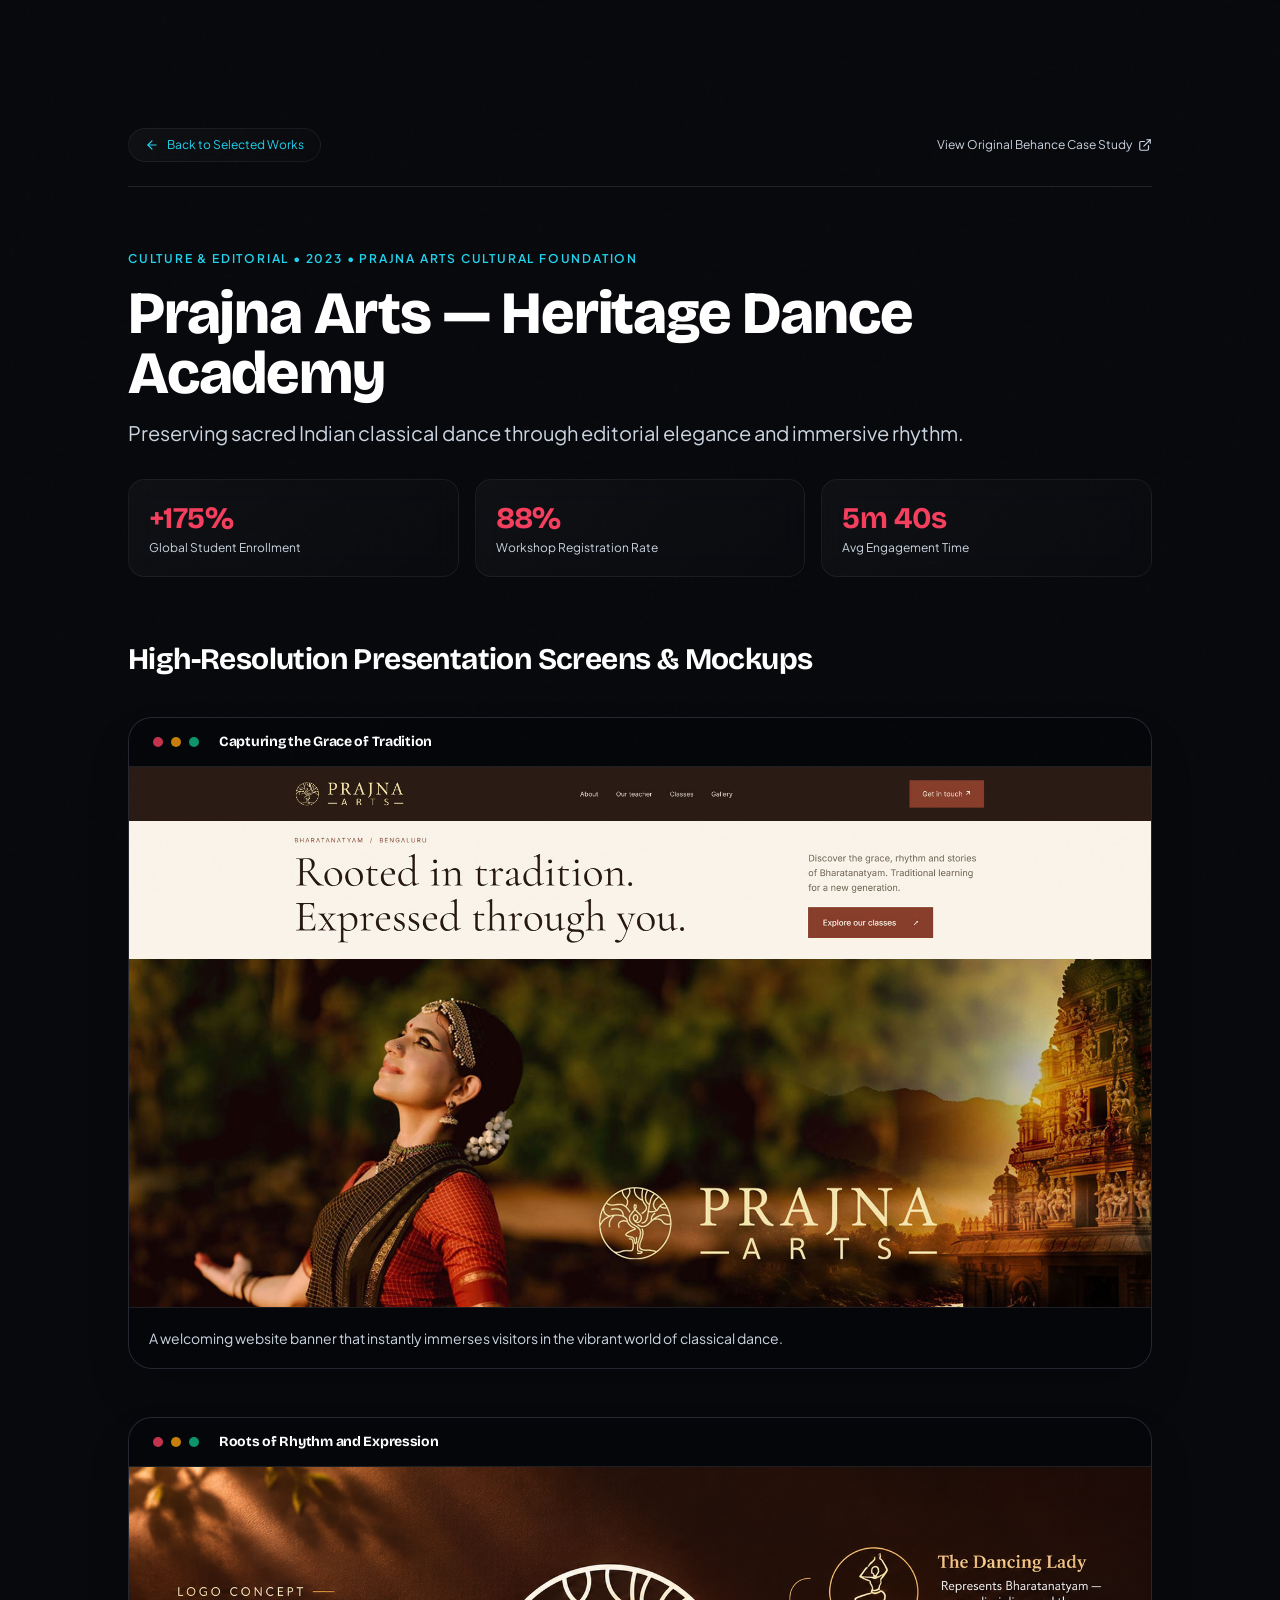
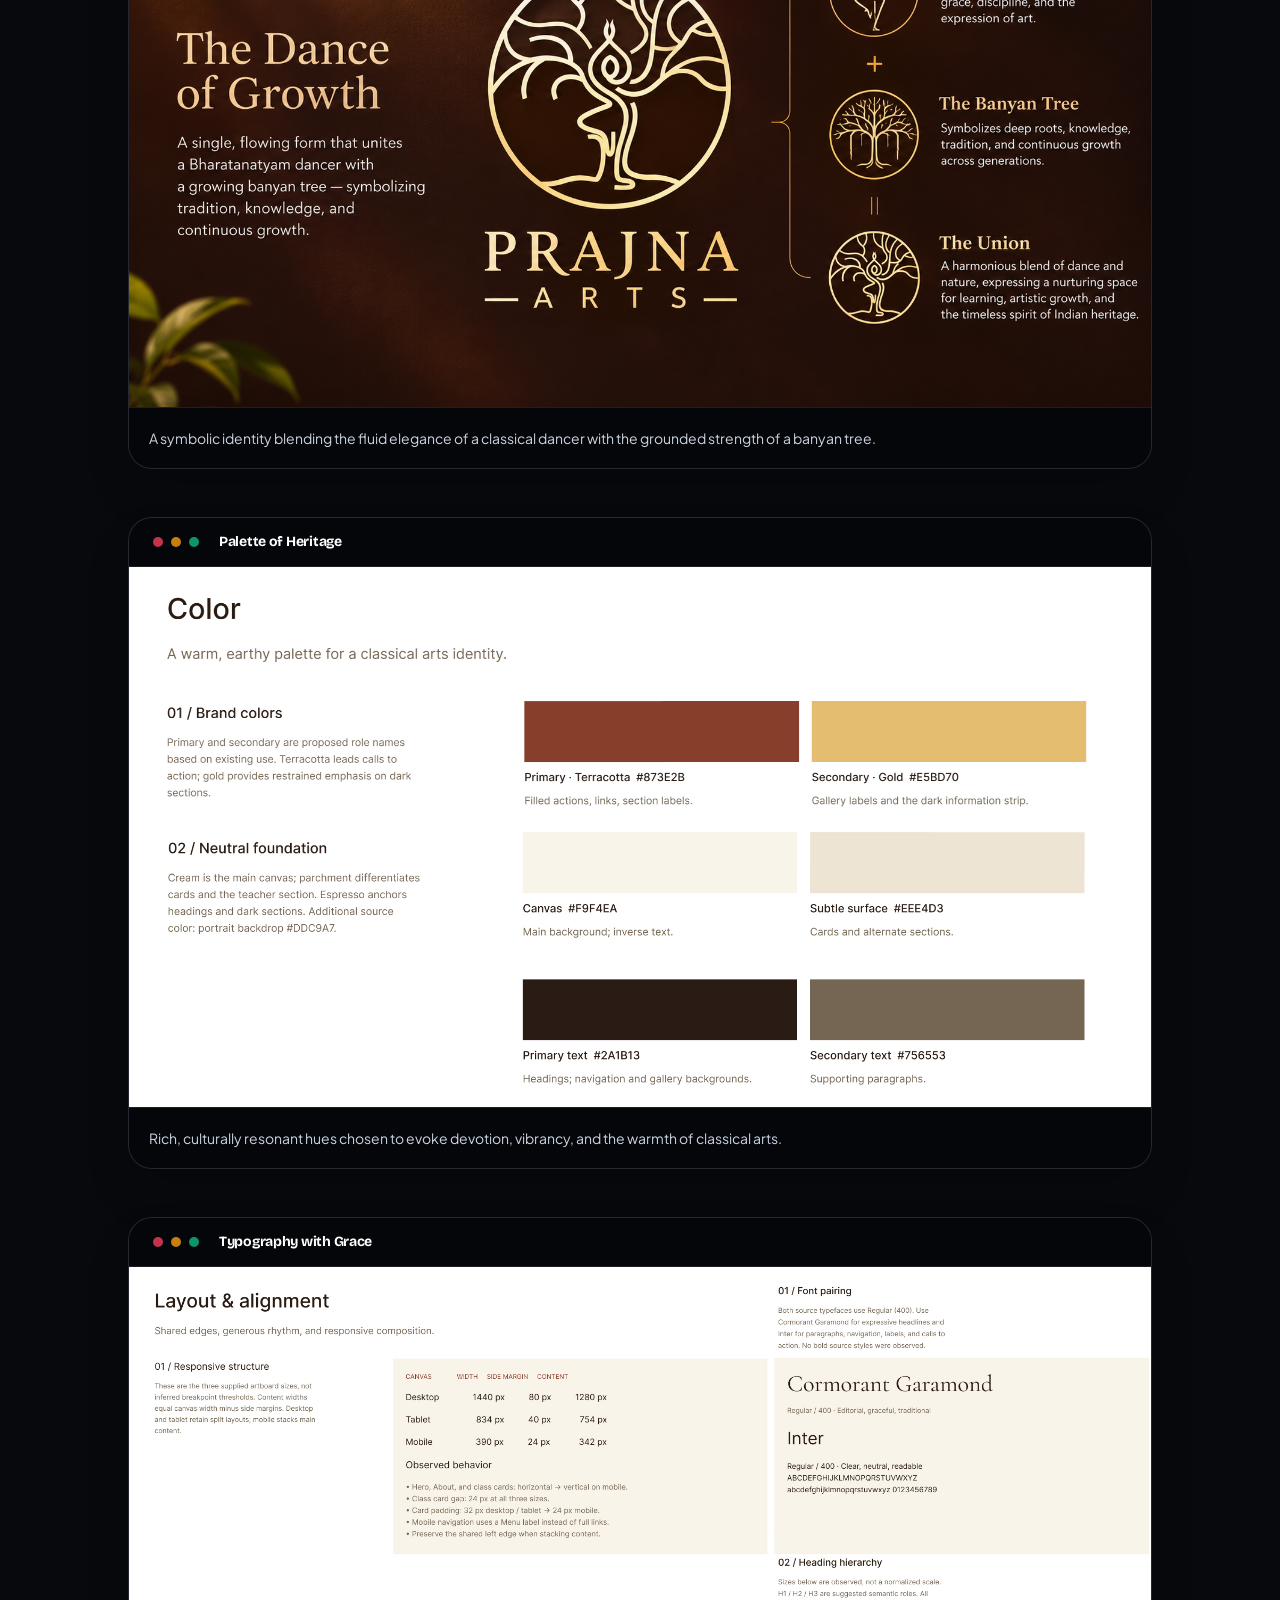
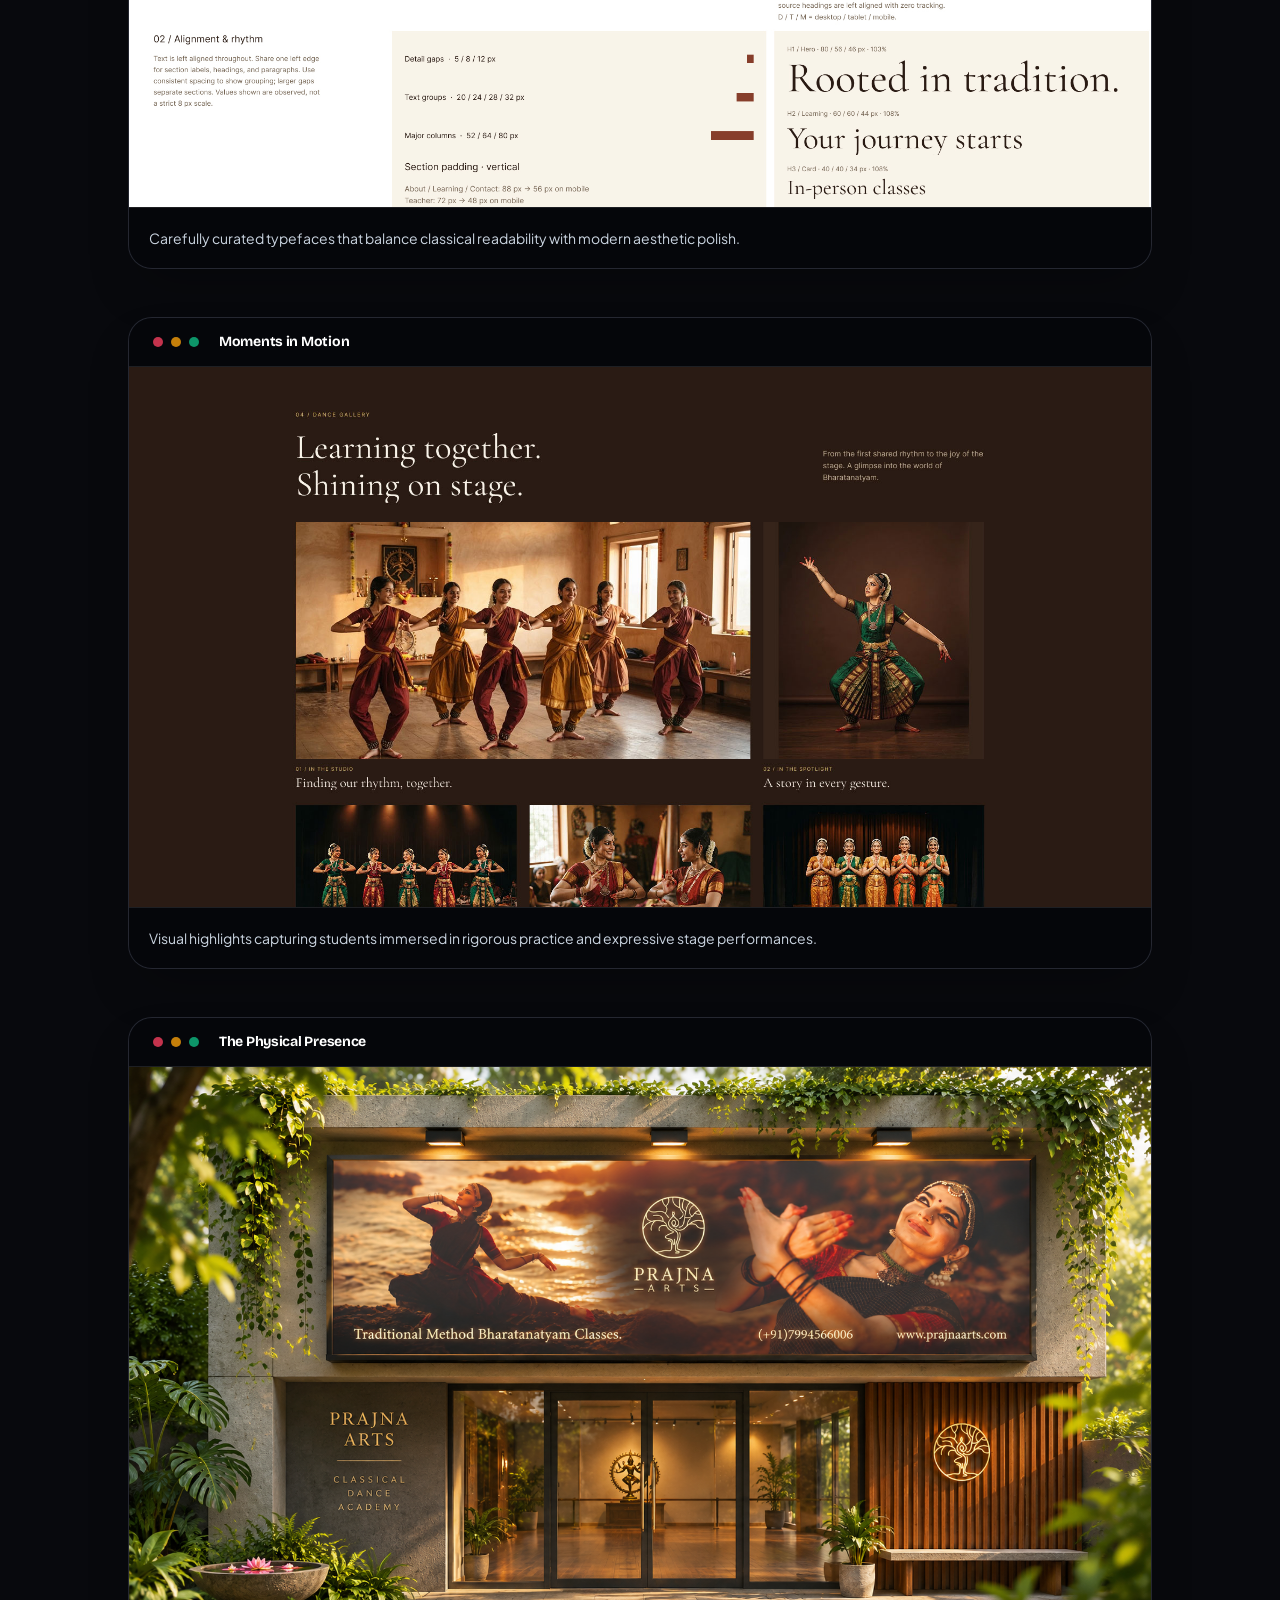
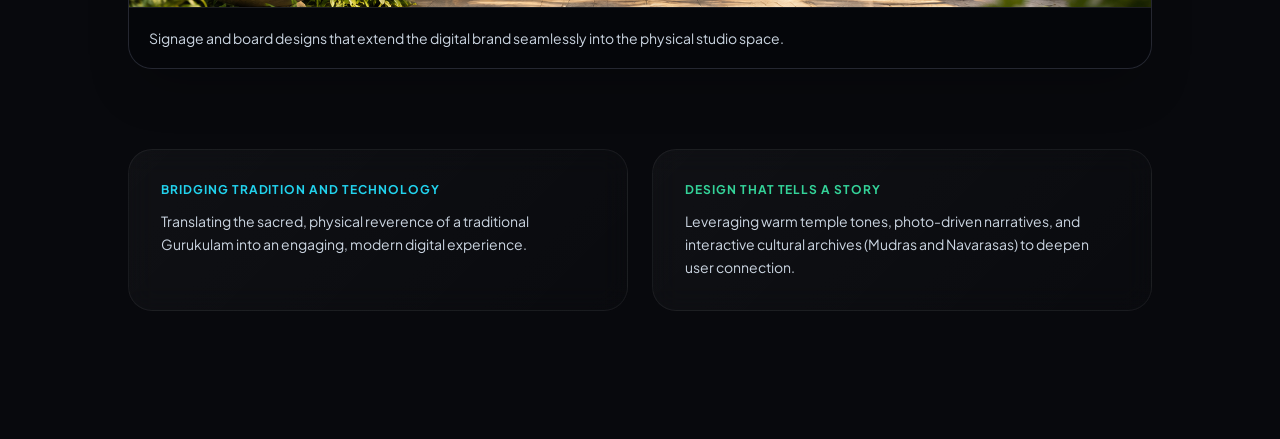
<file: case-study/prajna-arts.html>
<!DOCTYPE html>
<html lang="en" class="dark scroll-smooth">
<head>
<meta charSet="utf-8"/>
<meta name="viewport" content="width=device-width, initial-scale=1"/>
<link rel="stylesheet" href="../styles.css">
<title>AJESHCREATIVES | Senior UI/UX Designer &amp; Design Lead (15+ Years)</title>
<meta name="description" content="Design portfolio of Ajesh Mohanan (AJESHCREATIVES) — Senior UI/UX Designer and Design Team Lead with 15+ years of experience in Enterprise Healthcare SaaS, Design Systems, and Mobile Applications."/>
<meta name="author" content="Ajesh Mohanan"/>
<meta name="keywords" content="AJESHCREATIVES,Ajesh Mohanan,Senior UI/UX Designer,Design Team Lead,Product Designer,KanTime Healthcare,Mobile App Design,Design Systems,Brand Identity"/>
<meta property="og:title" content="AJESHCREATIVES | Senior UI/UX Designer &amp; Design Lead"/>
<meta property="og:description" content="15+ years crafting high-impact digital products, enterprise interfaces, and brand identity systems."/>
<meta property="og:url" content="https://ajeshcreatives.com"/>
<meta property="og:site_name" content="AJESHCREATIVES"/>
<meta property="og:locale" content="en_US"/>
<meta property="og:type" content="website"/>
<meta name="twitter:card" content="summary"/>
<meta name="twitter:title" content="AJESHCREATIVES | Senior UI/UX Designer &amp; Design Lead"/>
<meta name="twitter:description" content="15+ years crafting high-impact digital products, enterprise interfaces, and brand identity systems."/>
</head>
<body class="bg-[#08090d] text-slate-100 antialiased selection:bg-cyan-500/30 selection:text-white relative min-h-screen">
<div class="fixed inset-0 pointer-events-none bg-noise z-30 opacity-30">
</div><canvas class="fixed inset-0 pointer-events-none z-0 opacity-70" aria-hidden="true"></canvas>
<div class="relative z-10 flex flex-col min-h-screen">
<div class="min-h-screen bg-[#08090d] text-white py-24 sm:py-32 px-6 sm:px-12 lg:px-20 font-sans">
<div class="max-w-5xl mx-auto flex flex-col gap-16">
<div class="flex items-center justify-between pb-6 border-b border-white/10"><a class="inline-flex items-center gap-2 text-xs font-sans text-cyan-400 hover:text-white transition-colors glass-card px-4 py-2 rounded-full border border-white/10" href="../index.html#works"><svg xmlns="http://www.w3.org/2000/svg" width="24" height="24" viewBox="0 0 24 24" fill="none" stroke="currentColor" stroke-width="2" stroke-linecap="round" stroke-linejoin="round" class="lucide lucide-arrow-left w-3.5 h-3.5"><path d="m12 19-7-7 7-7"></path><path d="M19 12H5"></path></svg><span>Back to Selected Works</span></a><a href="https://www.behance.net/gallery/220653523/Prajna-Arts" target="_blank" rel="noopener noreferrer" class="inline-flex items-center gap-1.5 text-xs font-sans text-slate-300 hover:text-cyan-400 transition-colors"><span>View Original Behance Case Study</span><svg xmlns="http://www.w3.org/2000/svg" width="24" height="24" viewBox="0 0 24 24" fill="none" stroke="currentColor" stroke-width="2" stroke-linecap="round" stroke-linejoin="round" class="lucide lucide-external-link w-3.5 h-3.5"><path d="M15 3h6v6"></path><path d="M10 14 21 3"></path><path d="M18 13v6a2 2 0 0 1-2 2H5a2 2 0 0 1-2-2V8a2 2 0 0 1 2-2h6"></path></svg></a>
</div>
<div class="flex flex-col gap-4">
<div class="flex items-center gap-2 text-xs font-sans text-cyan-400 uppercase tracking-widest font-semibold"><span>Culture &amp; Editorial • 2023 • Prajna Arts Cultural Foundation</span>
</div><h1 class="font-heading text-4xl sm:text-6xl font-black text-white leading-tight">Prajna Arts — Heritage Dance Academy</h1><p class="text-lg sm:text-xl text-slate-300 font-sans leading-relaxed">Preserving sacred Indian classical dance through editorial elegance and immersive rhythm.</p>
<div class="grid grid-cols-1 sm:grid-cols-3 gap-4 pt-4">
<div class="p-5 rounded-2xl glass-card border border-white/10 flex flex-col"><span class="font-heading text-3xl font-bold" style="color:#f43f5e">+175%</span><span class="text-xs text-slate-300 font-sans mt-1">Global Student Enrollment</span>
</div>

<div class="p-5 rounded-2xl glass-card border border-white/10 flex flex-col"><span class="font-heading text-3xl font-bold" style="color:#f43f5e">88%</span><span class="text-xs text-slate-300 font-sans mt-1">Workshop Registration Rate</span>
</div>
<div class="p-5 rounded-2xl glass-card border border-white/10 flex flex-col"><span class="font-heading text-3xl font-bold" style="color:#f43f5e">5m 40s</span><span class="text-xs text-slate-300 font-sans mt-1">Avg Engagement Time</span>
</div>
</div>
</div>
<div class="flex flex-col gap-10"><h2 class="font-heading text-2xl sm:text-3xl font-bold text-white">High-Resolution Presentation Screens &amp; Mockups</h2>
<div class="flex flex-col gap-12">
<div class="rounded-3xl bg-[#0c0f1a] border border-white/10 overflow-hidden shadow-2xl flex flex-col">
<div class="px-6 py-3.5 bg-black/60 border-b border-white/10 flex items-center justify-between">
<div class="flex items-center gap-2"><span class="w-2.5 h-2.5 rounded-full bg-rose-500/80"></span><span class="w-2.5 h-2.5 rounded-full bg-amber-500/80"></span><span class="w-2.5 h-2.5 rounded-full bg-emerald-500/80"></span><h3 class="font-heading text-xs sm:text-sm font-bold text-white ml-3">Capturing the Grace of Tradition</h3>
</div>
</div>
    
<div class="relative w-full h-[360px] sm:h-[540px] bg-[#090b14]"><img alt="Capturing the Grace of Tradition" loading="lazy" decoding="async" data-nimg="fill" class="object-cover object-top" style="position:absolute;height:100%;width:100%;left:0;top:0;right:0;bottom:0;color:transparent" src="../images/Prajna-Header.jpg"/>
</div>
<div class="p-5 bg-black/60 border-t border-white/10 text-xs sm:text-sm text-slate-300 font-sans">A welcoming website banner that instantly immerses visitors in the vibrant world of classical dance.
</div>
</div>
    
<div class="rounded-3xl bg-[#0c0f1a] border border-white/10 overflow-hidden shadow-2xl flex flex-col">
<div class="px-6 py-3.5 bg-black/60 border-b border-white/10 flex items-center justify-between">
<div class="flex items-center gap-2"><span class="w-2.5 h-2.5 rounded-full bg-rose-500/80"></span><span class="w-2.5 h-2.5 rounded-full bg-amber-500/80"></span><span class="w-2.5 h-2.5 rounded-full bg-emerald-500/80"></span><h3 class="font-heading text-xs sm:text-sm font-bold text-white ml-3">Roots of Rhythm and Expression</h3>
</div>
</div>
<div class="relative w-full h-[360px] sm:h-[540px] bg-[#090b14]"><img alt="Roots of Rhythm and Expression" loading="lazy" decoding="async" data-nimg="fill" class="object-cover object-top" style="position:absolute;height:100%;width:100%;left:0;top:0;right:0;bottom:0;color:transparent" src="../images/Prajna-logo-Concept.png"/>
</div>
<div class="p-5 bg-black/60 border-t border-white/10 text-xs sm:text-sm text-slate-300 font-sans">A symbolic identity blending the fluid elegance of a classical dancer with the grounded strength of a banyan tree.
</div>
</div>
    
<div class="rounded-3xl bg-[#0c0f1a] border border-white/10 overflow-hidden shadow-2xl flex flex-col">
<div class="px-6 py-3.5 bg-black/60 border-b border-white/10 flex items-center justify-between">
<div class="flex items-center gap-2"><span class="w-2.5 h-2.5 rounded-full bg-rose-500/80"></span><span class="w-2.5 h-2.5 rounded-full bg-amber-500/80"></span><span class="w-2.5 h-2.5 rounded-full bg-emerald-500/80"></span><h3 class="font-heading text-xs sm:text-sm font-bold text-white ml-3">Palette of Heritage</h3>
</div>
</div>
<div class="relative w-full h-[360px] sm:h-[540px] bg-[#090b14]"><img alt="Palette of Heritage" loading="lazy" decoding="async" data-nimg="fill" class="object-cover object-top" style="position:absolute;height:100%;width:100%;left:0;top:0;right:0;bottom:0;color:transparent" src="../images/Prajna-BrandingColors.jpg"/>
</div>
<div class="p-5 bg-black/60 border-t border-white/10 text-xs sm:text-sm text-slate-300 font-sans">Rich, culturally resonant hues chosen to evoke devotion, vibrancy, and the warmth of classical arts.
</div>
</div>
    
<div class="rounded-3xl bg-[#0c0f1a] border border-white/10 overflow-hidden shadow-2xl flex flex-col">
<div class="px-6 py-3.5 bg-black/60 border-b border-white/10 flex items-center justify-between">
<div class="flex items-center gap-2"><span class="w-2.5 h-2.5 rounded-full bg-rose-500/80"></span><span class="w-2.5 h-2.5 rounded-full bg-amber-500/80"></span><span class="w-2.5 h-2.5 rounded-full bg-emerald-500/80"></span><h3 class="font-heading text-xs sm:text-sm font-bold text-white ml-3">Typography with Grace</h3>
</div>
</div>
<div class="relative w-full h-[360px] sm:h-[540px] bg-[#090b14]"><img alt="Typography with Grace" loading="lazy" decoding="async" data-nimg="fill" class="object-cover object-top" style="position:absolute;height:100%;width:100%;left:0;top:0;right:0;bottom:0;color:transparent" src="../images/Prajna-BrandingFonts.jpg"/>
</div>
<div class="p-5 bg-black/60 border-t border-white/10 text-xs sm:text-sm text-slate-300 font-sans">Carefully curated typefaces that balance classical readability with modern aesthetic polish.
</div>
</div>
    
<div class="rounded-3xl bg-[#0c0f1a] border border-white/10 overflow-hidden shadow-2xl flex flex-col">
<div class="px-6 py-3.5 bg-black/60 border-b border-white/10 flex items-center justify-between">
<div class="flex items-center gap-2"><span class="w-2.5 h-2.5 rounded-full bg-rose-500/80"></span><span class="w-2.5 h-2.5 rounded-full bg-amber-500/80"></span><span class="w-2.5 h-2.5 rounded-full bg-emerald-500/80"></span><h3 class="font-heading text-xs sm:text-sm font-bold text-white ml-3">Moments in Motion</h3>
</div>
</div>
<div class="relative w-full h-[360px] sm:h-[540px] bg-[#090b14]"><img alt="Moments in Motion" loading="lazy" decoding="async" data-nimg="fill" class="object-cover object-top" style="position:absolute;height:100%;width:100%;left:0;top:0;right:0;bottom:0;color:transparent" src="../images/Prajna-Gallery.jpg"/>
</div>
<div class="p-5 bg-black/60 border-t border-white/10 text-xs sm:text-sm text-slate-300 font-sans">Visual highlights capturing students immersed in rigorous practice and expressive stage performances.
</div>
</div>
    
<div class="rounded-3xl bg-[#0c0f1a] border border-white/10 overflow-hidden shadow-2xl flex flex-col">
<div class="px-6 py-3.5 bg-black/60 border-b border-white/10 flex items-center justify-between">
<div class="flex items-center gap-2"><span class="w-2.5 h-2.5 rounded-full bg-rose-500/80"></span><span class="w-2.5 h-2.5 rounded-full bg-amber-500/80"></span><span class="w-2.5 h-2.5 rounded-full bg-emerald-500/80"></span><h3 class="font-heading text-xs sm:text-sm font-bold text-white ml-3">The Physical Presence</h3>
</div>
</div>
<div class="relative w-full h-[360px] sm:h-[540px] bg-[#090b14]"><img alt="The Physical Presence" loading="lazy" decoding="async" data-nimg="fill" class="object-cover object-top" style="position:absolute;height:100%;width:100%;left:0;top:0;right:0;bottom:0;color:transparent" src="../images/PrajnaAcademy-Mockup.png"/>
</div>
<div class="p-5 bg-black/60 border-t border-white/10 text-xs sm:text-sm text-slate-300 font-sans">Signage and board designs that extend the digital brand seamlessly into the physical studio space.
</div>
</div>
    
</div>
</div>
<div class="grid grid-cols-1 md:grid-cols-2 gap-6 pt-4">
<div class="p-8 rounded-3xl glass-card border border-white/10 flex flex-col gap-3"><span class="text-xs font-sans font-bold uppercase tracking-wider text-cyan-400">Bridging Tradition and Technology</span><p class="text-sm text-slate-300 font-sans leading-relaxed">Translating the sacred, physical reverence of a traditional Gurukulam into an engaging, modern digital experience.</p>
</div>
<div class="p-8 rounded-3xl glass-card border border-white/10 flex flex-col gap-3"><span class="text-xs font-sans font-bold uppercase tracking-wider text-emerald-400">Design That Tells a Story</span><p class="text-sm text-slate-300 font-sans leading-relaxed">Leveraging warm temple tones, photo-driven narratives, and interactive cultural archives (Mudras and Navarasas) to deepen user connection.</p>
</div>
</div>
</div>
</div>
</div>
</body>
</html>
</file>
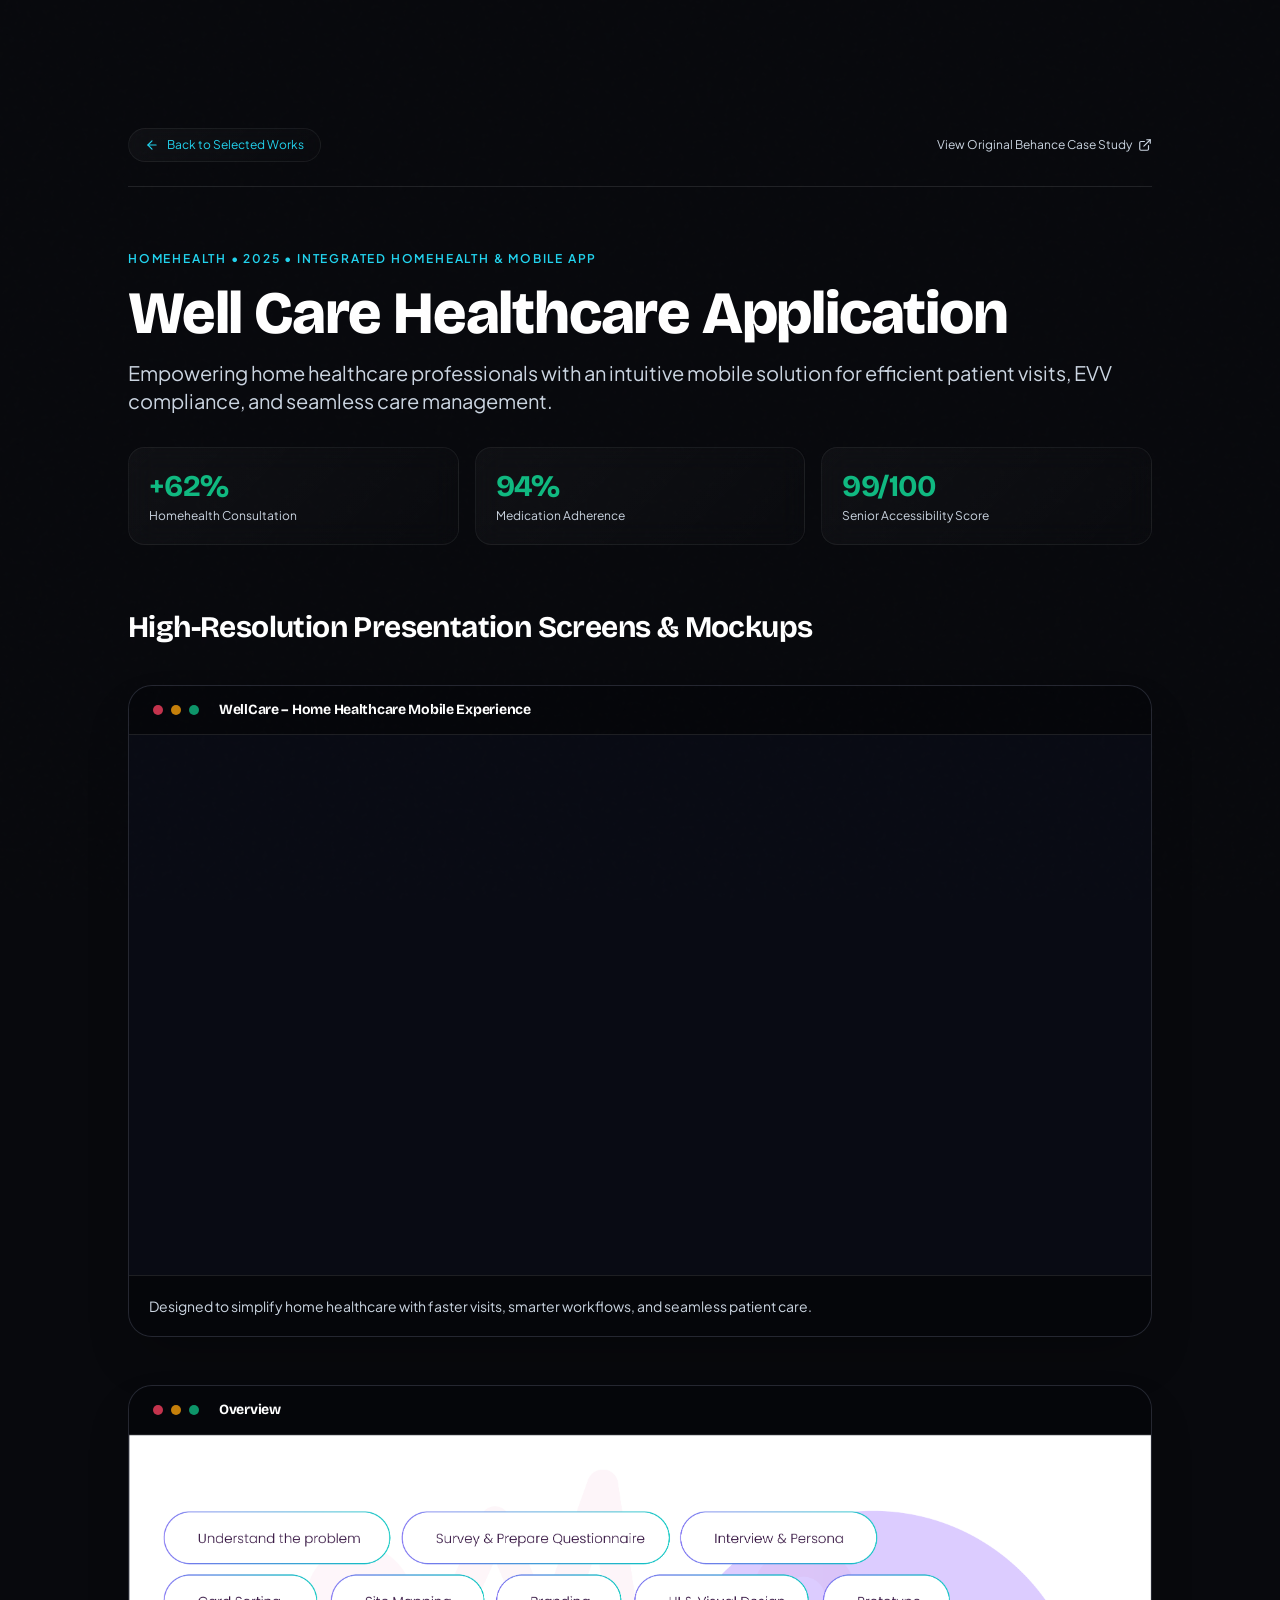
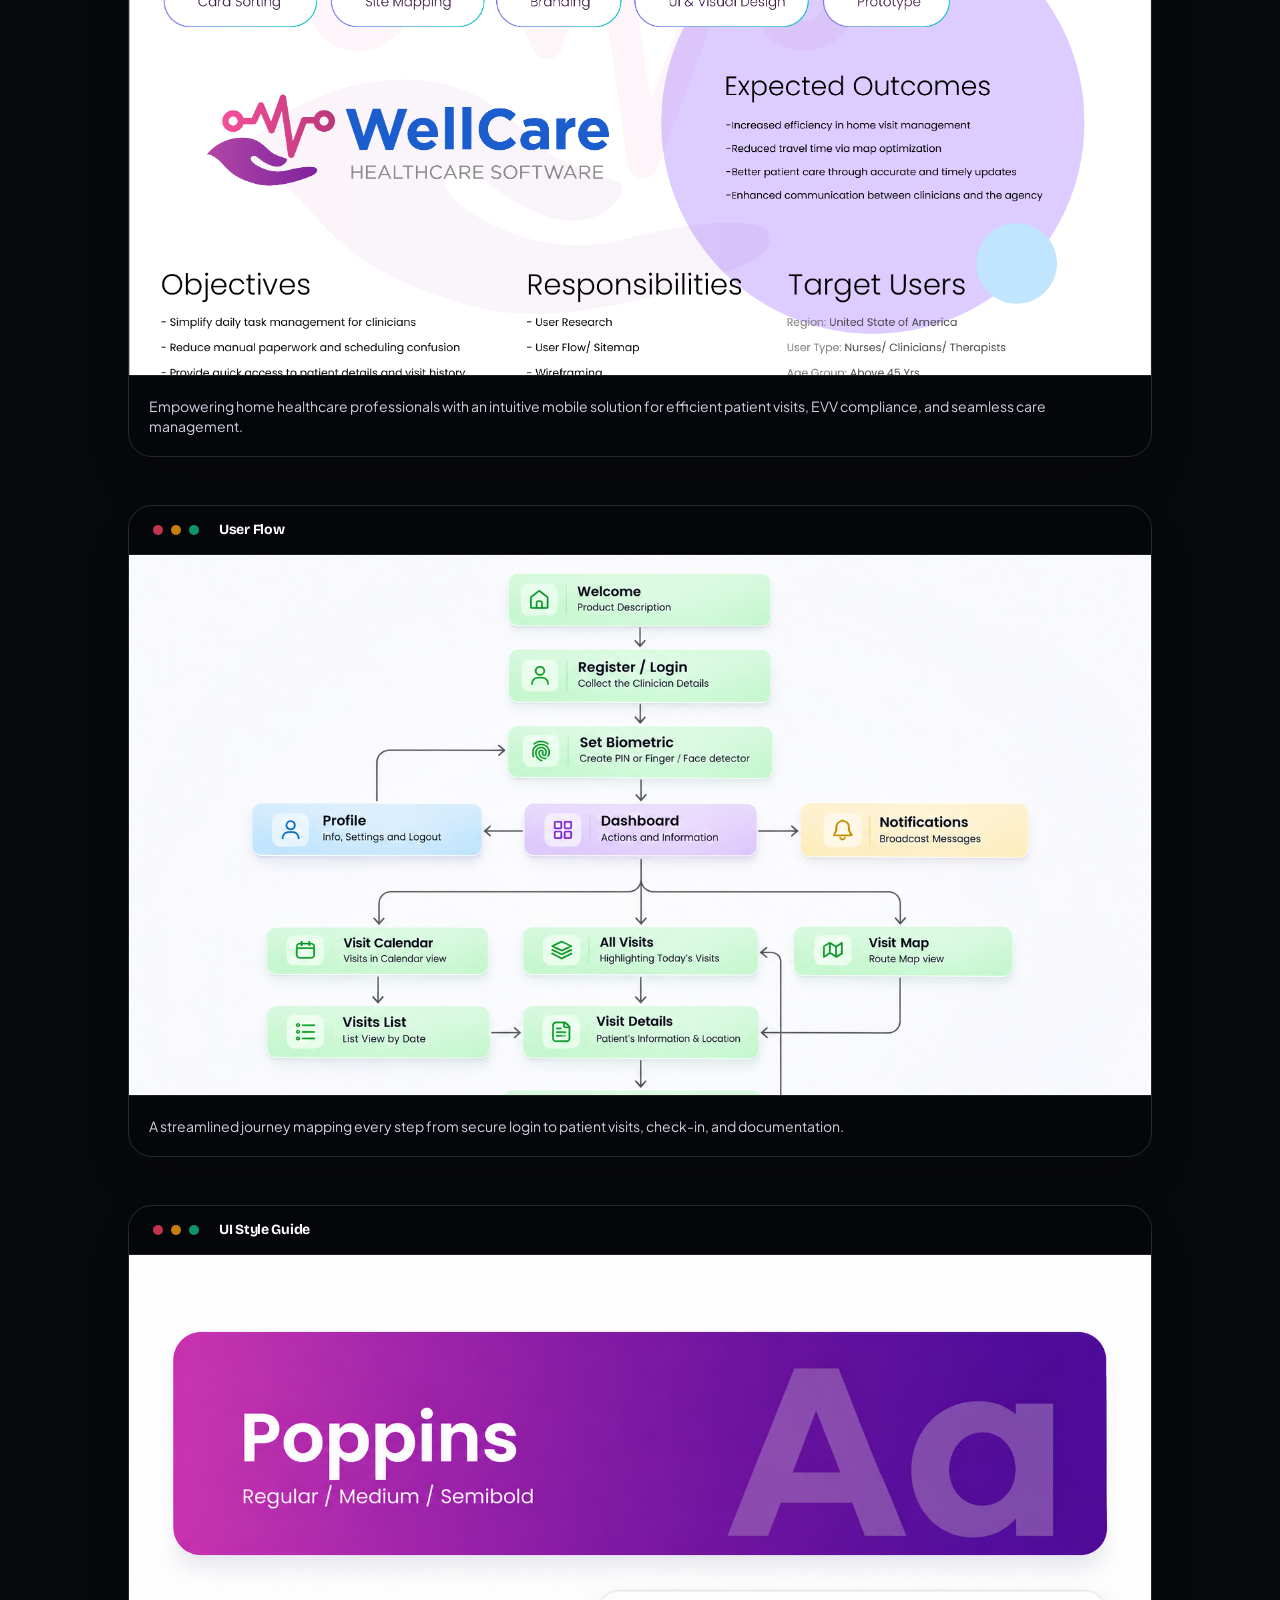
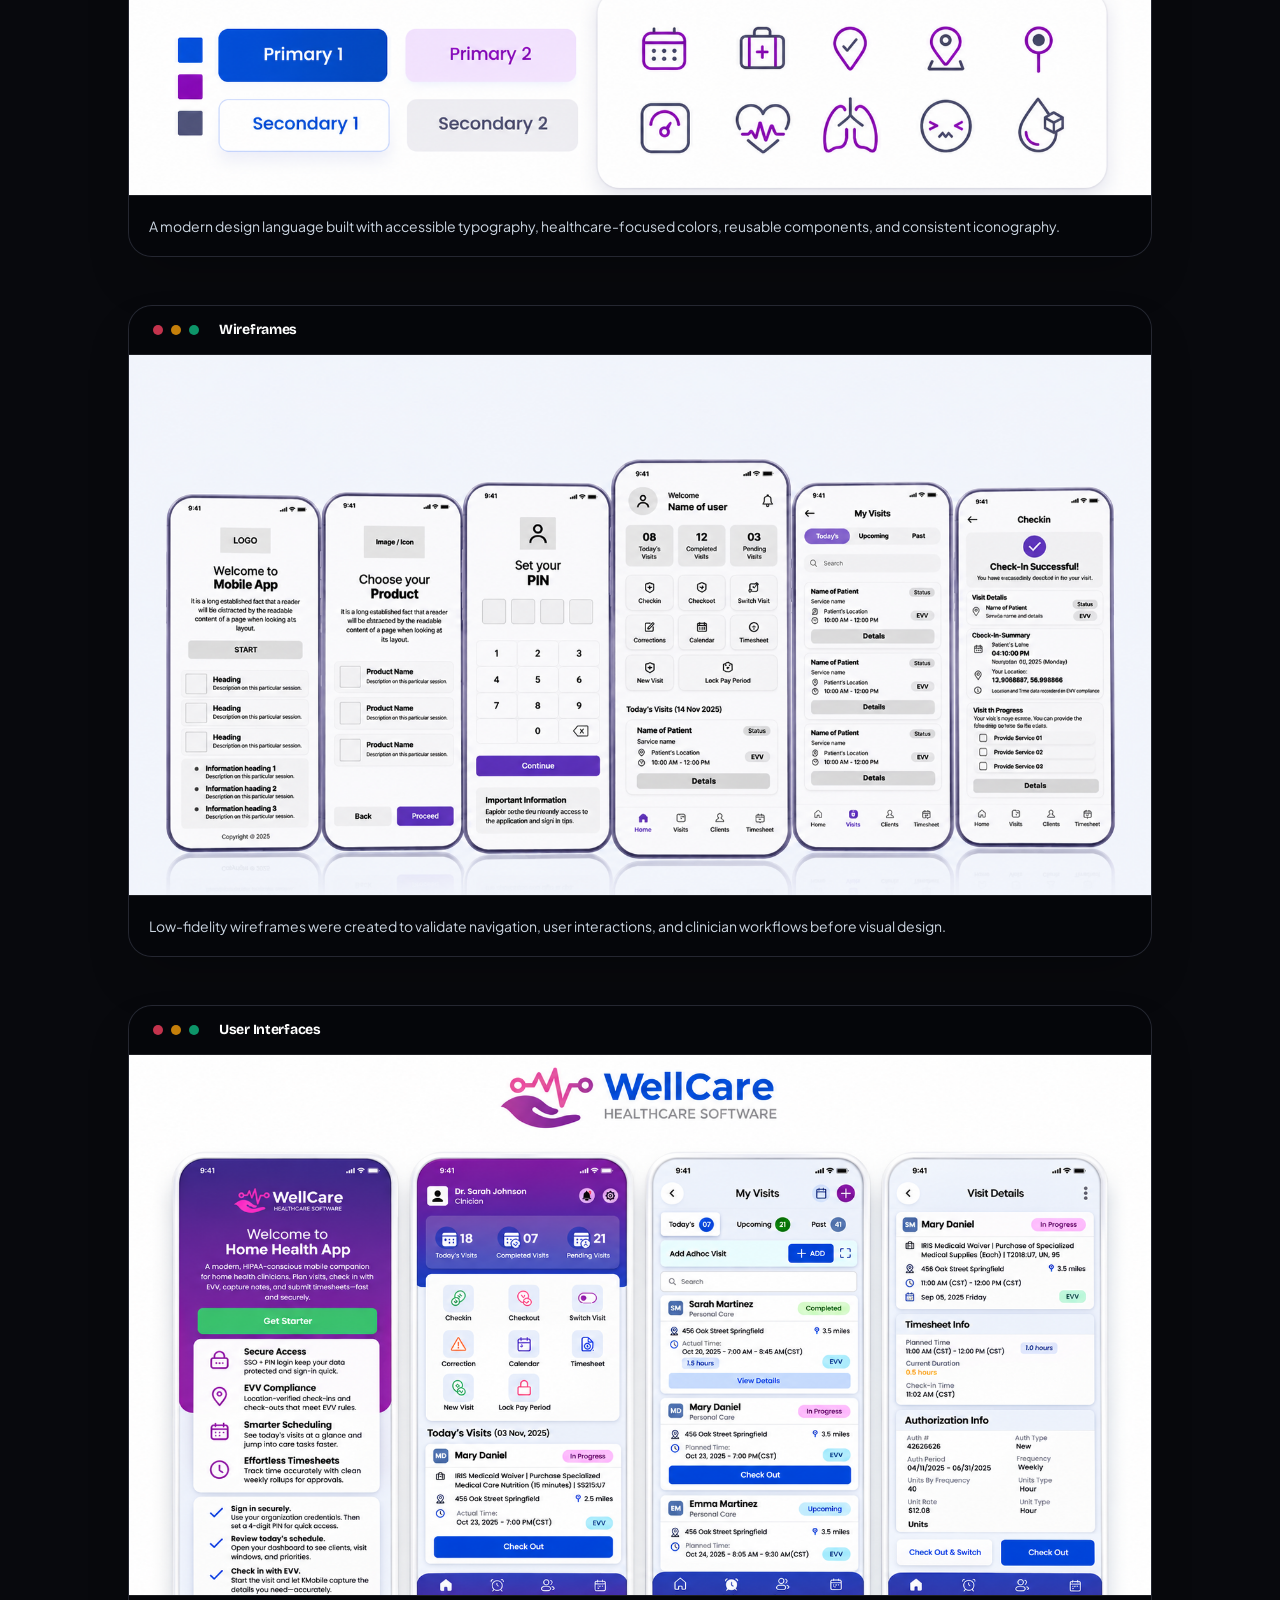
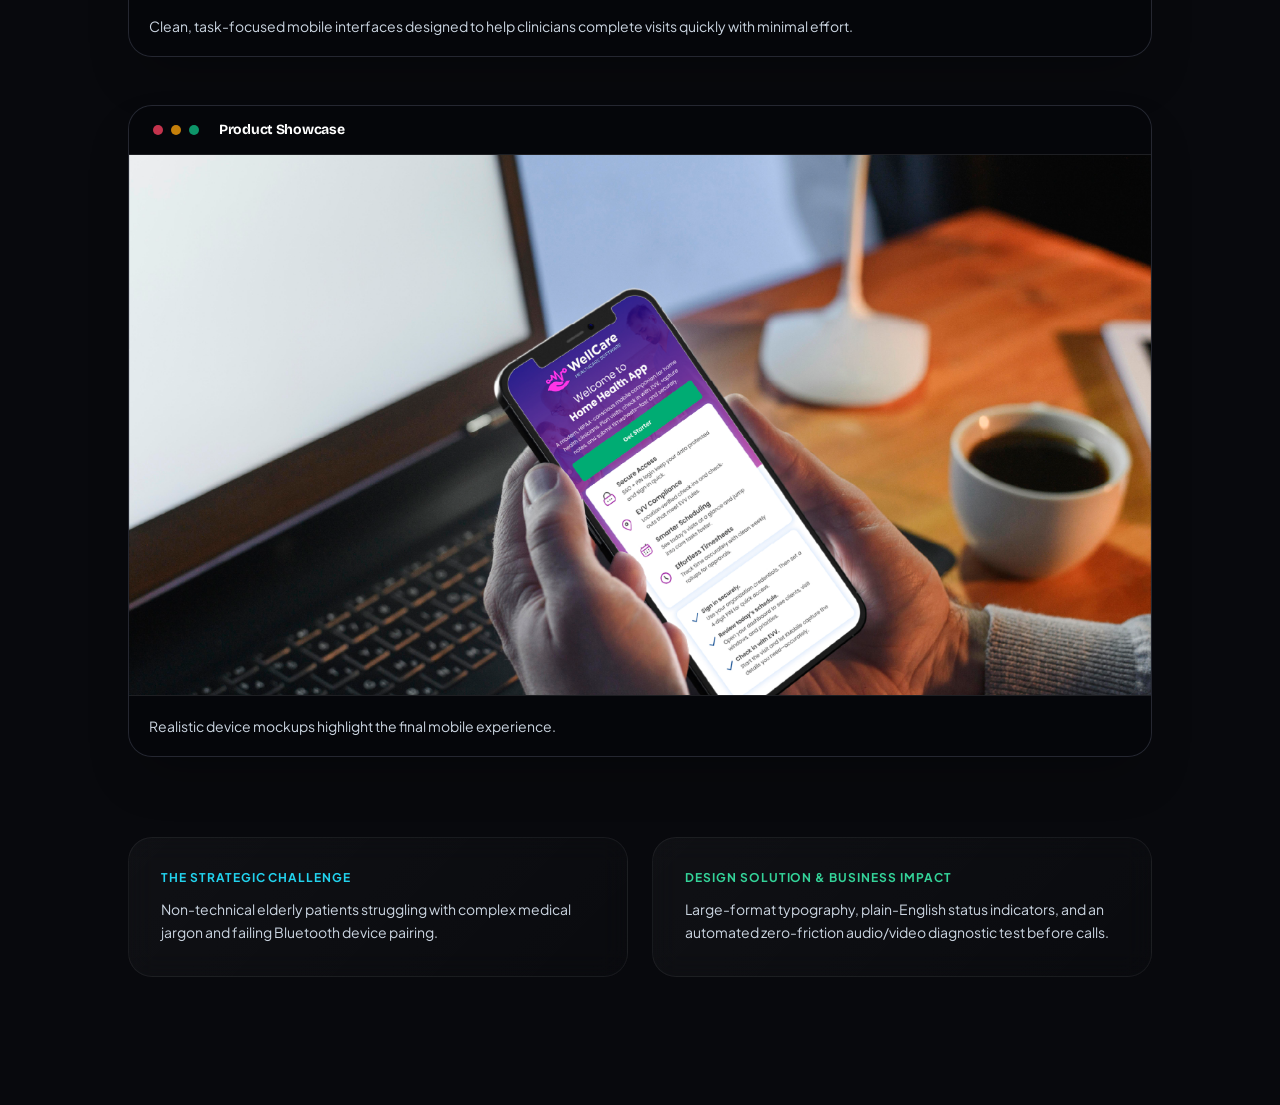
<file: case-study/well-care-health.html>
<!DOCTYPE html>
<html lang="en" class="dark scroll-smooth">
<head>
<meta charSet="utf-8"/>
<meta name="viewport" content="width=device-width, initial-scale=1"/>
<link rel="stylesheet" href="../styles.css">
<title>AJESHCREATIVES | Senior UI/UX Designer &amp; Design Lead (15+ Years)</title>
<meta name="description" content="Design portfolio of Ajesh Mohanan (AJESHCREATIVES) — Senior UI/UX Designer and Design Team Lead with 15+ years of experience in Enterprise Healthcare SaaS, Design Systems, and Mobile Applications."/>
<meta name="author" content="Ajesh Mohanan"/>
<meta name="keywords" content="AJESHCREATIVES,Ajesh Mohanan,Senior UI/UX Designer,Design Team Lead,Product Designer,KanTime Healthcare,Mobile App Design,Design Systems,Brand Identity"/>
<meta property="og:title" content="AJESHCREATIVES | Senior UI/UX Designer &amp; Design Lead"/>
<meta property="og:description" content="15+ years crafting high-impact digital products, enterprise interfaces, and brand identity systems."/>
<meta property="og:url" content="https://ajeshcreatives.com"/>
<meta property="og:site_name" content="AJESHCREATIVES"/>
<meta property="og:locale" content="en_US"/>
<meta property="og:type" content="website"/>
<meta name="twitter:card" content="summary"/>
<meta name="twitter:title" content="AJESHCREATIVES | Senior UI/UX Designer &amp; Design Lead"/>
<meta name="twitter:description" content="15+ years crafting high-impact digital products, enterprise interfaces, and brand identity systems."/>
</head>
<body class="bg-[#08090d] text-slate-100 antialiased selection:bg-cyan-500/30 selection:text-white relative min-h-screen">
<div class="fixed inset-0 pointer-events-none bg-noise z-30 opacity-30">
</div><canvas class="fixed inset-0 pointer-events-none z-0 opacity-70" aria-hidden="true"></canvas>
<div class="relative z-10 flex flex-col min-h-screen">
<div class="min-h-screen bg-[#08090d] text-white py-24 sm:py-32 px-6 sm:px-12 lg:px-20 font-sans">
<div class="max-w-5xl mx-auto flex flex-col gap-16">
<div class="flex items-center justify-between pb-6 border-b border-white/10"><a class="inline-flex items-center gap-2 text-xs font-sans text-cyan-400 hover:text-white transition-colors glass-card px-4 py-2 rounded-full border border-white/10" href="../index.html#works"><svg xmlns="http://www.w3.org/2000/svg" width="24" height="24" viewBox="0 0 24 24" fill="none" stroke="currentColor" stroke-width="2" stroke-linecap="round" stroke-linejoin="round" class="lucide lucide-arrow-left w-3.5 h-3.5"><path d="m12 19-7-7 7-7"></path><path d="M19 12H5"></path></svg><span>Back to Selected Works</span></a><a href="https://www.behance.net/gallery/238812489/Well-Care-Healthcare-Application" target="_blank" rel="noopener noreferrer" class="inline-flex items-center gap-1.5 text-xs font-sans text-slate-300 hover:text-cyan-400 transition-colors"><span>View Original Behance Case Study</span><svg xmlns="http://www.w3.org/2000/svg" width="24" height="24" viewBox="0 0 24 24" fill="none" stroke="currentColor" stroke-width="2" stroke-linecap="round" stroke-linejoin="round" class="lucide lucide-external-link w-3.5 h-3.5"><path d="M15 3h6v6"></path><path d="M10 14 21 3"></path><path d="M18 13v6a2 2 0 0 1-2 2H5a2 2 0 0 1-2-2V8a2 2 0 0 1 2-2h6"></path></svg></a>
</div>
<div class="flex flex-col gap-4">
<div class="flex items-center gap-2 text-xs font-sans text-cyan-400 uppercase tracking-widest font-semibold"><span>Homehealth • 2025 • Integrated Homehealth &amp; Mobile App</span>
</div><h1 class="font-heading text-4xl sm:text-6xl font-black text-white leading-tight">Well Care Healthcare Application</h1><p class="text-lg sm:text-xl text-slate-300 font-sans leading-relaxed">Empowering home healthcare professionals with an intuitive mobile solution for efficient patient visits, EVV compliance, and seamless care management.</p>
<div class="grid grid-cols-1 sm:grid-cols-3 gap-4 pt-4">
<div class="p-5 rounded-2xl glass-card border border-white/10 flex flex-col"><span class="font-heading text-3xl font-bold" style="color:#10b981">+62%</span><span class="text-xs text-slate-300 font-sans mt-1">Homehealth Consultation </span>
</div>
<div class="p-5 rounded-2xl glass-card border border-white/10 flex flex-col"><span class="font-heading text-3xl font-bold" style="color:#10b981">94%</span><span class="text-xs text-slate-300 font-sans mt-1">Medication Adherence</span>
</div>
<div class="p-5 rounded-2xl glass-card border border-white/10 flex flex-col"><span class="font-heading text-3xl font-bold" style="color:#10b981">99/100</span><span class="text-xs text-slate-300 font-sans mt-1">Senior Accessibility Score</span>
</div>
</div>
</div>
<div class="flex flex-col gap-10"><h2 class="font-heading text-2xl sm:text-3xl font-bold text-white">High-Resolution Presentation Screens &amp; Mockups</h2>
<div class="flex flex-col gap-12">
<div class="rounded-3xl bg-[#0c0f1a] border border-white/10 overflow-hidden shadow-2xl flex flex-col">
<div class="px-6 py-3.5 bg-black/60 border-b border-white/10 flex items-center justify-between">
<div class="flex items-center gap-2"><span class="w-2.5 h-2.5 rounded-full bg-rose-500/80"></span><span class="w-2.5 h-2.5 rounded-full bg-amber-500/80"></span><span class="w-2.5 h-2.5 rounded-full bg-emerald-500/80"></span><h3 class="font-heading text-xs sm:text-sm font-bold text-white ml-3">WellCare – Home Healthcare Mobile Experience</h3>
</div>
</div>
<div class="relative w-full h-[360px] sm:h-[540px] bg-[#090b14]">
    <video autoplay loop muted playsinline 
  class="object-cover object-top absolute inset-0 h-full w-full"
  src="../images/Wellcare-banner_video.mp4">
</video>
    
    
</div>
<div class="p-5 bg-black/60 border-t border-white/10 text-xs sm:text-sm text-slate-300 font-sans">Designed to simplify home healthcare with faster visits, smarter workflows, and seamless patient care.
</div>
</div>
    
<div class="rounded-3xl bg-[#0c0f1a] border border-white/10 overflow-hidden shadow-2xl flex flex-col">
<div class="px-6 py-3.5 bg-black/60 border-b border-white/10 flex items-center justify-between">
<div class="flex items-center gap-2"><span class="w-2.5 h-2.5 rounded-full bg-rose-500/80"></span><span class="w-2.5 h-2.5 rounded-full bg-amber-500/80"></span><span class="w-2.5 h-2.5 rounded-full bg-emerald-500/80"></span><h3 class="font-heading text-xs sm:text-sm font-bold text-white ml-3">Overview</h3>
</div>
</div>
<div class="relative w-full h-[360px] sm:h-[540px] bg-[#090b14]"><img alt="Daily Vitality &amp; Glucose Hub" loading="lazy" decoding="async" data-nimg="fill" class="object-cover object-top" style="position:absolute;height:100%;width:100%;left:0;top:0;right:0;bottom:0;color:transparent" src="../images/Wellcare-Overview.png"/>
</div>
<div class="p-5 bg-black/60 border-t border-white/10 text-xs sm:text-sm text-slate-300 font-sans">Empowering home healthcare professionals with an intuitive mobile solution for efficient patient visits, EVV compliance, and seamless care management.
</div>
</div>
    
    
<div class="rounded-3xl bg-[#0c0f1a] border border-white/10 overflow-hidden shadow-2xl flex flex-col">
<div class="px-6 py-3.5 bg-black/60 border-b border-white/10 flex items-center justify-between">
<div class="flex items-center gap-2"><span class="w-2.5 h-2.5 rounded-full bg-rose-500/80"></span><span class="w-2.5 h-2.5 rounded-full bg-amber-500/80"></span><span class="w-2.5 h-2.5 rounded-full bg-emerald-500/80"></span><h3 class="font-heading text-xs sm:text-sm font-bold text-white ml-3">User Flow</h3>
</div>
</div>
<div class="relative w-full h-[360px] sm:h-[540px] bg-[#090b14]"><img alt="User Flow" loading="lazy" decoding="async" data-nimg="fill" class="object-cover object-top" style="position:absolute;height:100%;width:100%;left:0;top:0;right:0;bottom:0;color:transparent" src="../images/Wellcare-UserFlow.png"/>
</div>
<div class="p-5 bg-black/60 border-t border-white/10 text-xs sm:text-sm text-slate-300 font-sans">A streamlined journey mapping every step from secure login to patient visits, check-in, and documentation.
</div>
</div>
    
<div class="rounded-3xl bg-[#0c0f1a] border border-white/10 overflow-hidden shadow-2xl flex flex-col">
<div class="px-6 py-3.5 bg-black/60 border-b border-white/10 flex items-center justify-between">
<div class="flex items-center gap-2"><span class="w-2.5 h-2.5 rounded-full bg-rose-500/80"></span><span class="w-2.5 h-2.5 rounded-full bg-amber-500/80"></span><span class="w-2.5 h-2.5 rounded-full bg-emerald-500/80"></span><h3 class="font-heading text-xs sm:text-sm font-bold text-white ml-3">UI Style Guide</h3>
</div>
</div>
<div class="relative w-full h-[360px] sm:h-[540px] bg-[#090b14]"><img alt="UI Style Guide" loading="lazy" decoding="async" data-nimg="fill" class="object-cover object-top" style="position:absolute;height:100%;width:100%;left:0;top:0;right:0;bottom:0;color:transparent" src="../images/WellCare-UI-StyleGuide.png"/>
</div>
<div class="p-5 bg-black/60 border-t border-white/10 text-xs sm:text-sm text-slate-300 font-sans">A modern design language built with accessible typography, healthcare-focused colors, reusable components, and consistent iconography.
</div>
</div>
    
<div class="rounded-3xl bg-[#0c0f1a] border border-white/10 overflow-hidden shadow-2xl flex flex-col">
<div class="px-6 py-3.5 bg-black/60 border-b border-white/10 flex items-center justify-between">
<div class="flex items-center gap-2"><span class="w-2.5 h-2.5 rounded-full bg-rose-500/80"></span><span class="w-2.5 h-2.5 rounded-full bg-amber-500/80"></span><span class="w-2.5 h-2.5 rounded-full bg-emerald-500/80"></span><h3 class="font-heading text-xs sm:text-sm font-bold text-white ml-3">Wireframes</h3>
</div>
</div>
<div class="relative w-full h-[360px] sm:h-[540px] bg-[#090b14]"><img alt="Wellcare-Wireframe" loading="lazy" decoding="async" data-nimg="fill" class="object-cover object-top" style="position:absolute;height:100%;width:100%;left:0;top:0;right:0;bottom:0;color:transparent" src="../images/Wellcare-Wireframe.png"/>
</div>
<div class="p-5 bg-black/60 border-t border-white/10 text-xs sm:text-sm text-slate-300 font-sans">Low-fidelity wireframes were created to validate navigation, user interactions, and clinician workflows before visual design.
</div>
</div>
    
<div class="rounded-3xl bg-[#0c0f1a] border border-white/10 overflow-hidden shadow-2xl flex flex-col">
<div class="px-6 py-3.5 bg-black/60 border-b border-white/10 flex items-center justify-between">
<div class="flex items-center gap-2"><span class="w-2.5 h-2.5 rounded-full bg-rose-500/80"></span><span class="w-2.5 h-2.5 rounded-full bg-amber-500/80"></span><span class="w-2.5 h-2.5 rounded-full bg-emerald-500/80"></span><h3 class="font-heading text-xs sm:text-sm font-bold text-white ml-3">User Interfaces</h3>
</div>
</div>
<div class="relative w-full h-[360px] sm:h-[540px] bg-[#090b14]"><img alt="User Interface" loading="lazy" decoding="async" data-nimg="fill" class="object-cover object-top" style="position:absolute;height:100%;width:100%;left:0;top:0;right:0;bottom:0;color:transparent" src="../images/WellCare-UIScreens.png"/>
</div>
<div class="p-5 bg-black/60 border-t border-white/10 text-xs sm:text-sm text-slate-300 font-sans">Clean, task-focused mobile interfaces designed to help clinicians complete visits quickly with minimal effort.
</div>
</div>
    
<div class="rounded-3xl bg-[#0c0f1a] border border-white/10 overflow-hidden shadow-2xl flex flex-col">
<div class="px-6 py-3.5 bg-black/60 border-b border-white/10 flex items-center justify-between">
<div class="flex items-center gap-2"><span class="w-2.5 h-2.5 rounded-full bg-rose-500/80"></span><span class="w-2.5 h-2.5 rounded-full bg-amber-500/80"></span><span class="w-2.5 h-2.5 rounded-full bg-emerald-500/80"></span><h3 class="font-heading text-xs sm:text-sm font-bold text-white ml-3">Product Showcase</h3>
</div>
</div>
<div class="relative w-full h-[360px] sm:h-[540px] bg-[#090b14]"><img alt="Product Showcase" loading="lazy" decoding="async" data-nimg="fill" class="object-cover object-top" style="position:absolute;height:100%;width:100%;left:0;top:0;right:0;bottom:0;color:transparent" src="../images/Wellcare-Mockup_01.png"/>
</div>
<div class="p-5 bg-black/60 border-t border-white/10 text-xs sm:text-sm text-slate-300 font-sans">Realistic device mockups highlight the final mobile experience.
</div>
</div>

</div>
</div>
<div class="grid grid-cols-1 md:grid-cols-2 gap-6 pt-4">
<div class="p-8 rounded-3xl glass-card border border-white/10 flex flex-col gap-3"><span class="text-xs font-sans font-bold uppercase tracking-wider text-cyan-400">The Strategic Challenge</span><p class="text-sm text-slate-300 font-sans leading-relaxed">Non-technical elderly patients struggling with complex medical jargon and failing Bluetooth device pairing.</p>
</div>
<div class="p-8 rounded-3xl glass-card border border-white/10 flex flex-col gap-3"><span class="text-xs font-sans font-bold uppercase tracking-wider text-emerald-400">Design Solution &amp; Business Impact</span><p class="text-sm text-slate-300 font-sans leading-relaxed">Large-format typography, plain-English status indicators, and an automated zero-friction audio/video diagnostic test before calls.</p>
</div>
</div>
</div>
</div>
</div>
</body>
</html>
</file>
<file: styles.css>
@import url("https://fonts.googleapis.com/css2?family=Plus+Jakarta+Sans:wght@300;400;500;600;700&family=Bricolage+Grotesque:opsz,wght@12..96,200..800&display=swap");*,:after,:before{--tw-border-spacing-x:0;--tw-border-spacing-y:0;--tw-translate-x:0;--tw-translate-y:0;--tw-rotate:0;--tw-skew-x:0;--tw-skew-y:0;--tw-scale-x:1;--tw-scale-y:1;--tw-pan-x: ;--tw-pan-y: ;--tw-pinch-zoom: ;--tw-scroll-snap-strictness:proximity;--tw-gradient-from-position: ;--tw-gradient-via-position: ;--tw-gradient-to-position: ;--tw-ordinal: ;--tw-slashed-zero: ;--tw-numeric-figure: ;--tw-numeric-spacing: ;--tw-numeric-fraction: ;--tw-ring-inset: ;--tw-ring-offset-width:0px;--tw-ring-offset-color:#fff;--tw-ring-color:rgba(59,130,246,.5);--tw-ring-offset-shadow:0 0 #0000;--tw-ring-shadow:0 0 #0000;--tw-shadow:0 0 #0000;--tw-shadow-colored:0 0 #0000;--tw-blur: ;--tw-brightness: ;--tw-contrast: ;--tw-grayscale: ;--tw-hue-rotate: ;--tw-invert: ;--tw-saturate: ;--tw-sepia: ;--tw-drop-shadow: ;--tw-backdrop-blur: ;--tw-backdrop-brightness: ;--tw-backdrop-contrast: ;--tw-backdrop-grayscale: ;--tw-backdrop-hue-rotate: ;--tw-backdrop-invert: ;--tw-backdrop-opacity: ;--tw-backdrop-saturate: ;--tw-backdrop-sepia: ;--tw-contain-size: ;--tw-contain-layout: ;--tw-contain-paint: ;--tw-contain-style: }::backdrop{--tw-border-spacing-x:0;--tw-border-spacing-y:0;--tw-translate-x:0;--tw-translate-y:0;--tw-rotate:0;--tw-skew-x:0;--tw-skew-y:0;--tw-scale-x:1;--tw-scale-y:1;--tw-pan-x: ;--tw-pan-y: ;--tw-pinch-zoom: ;--tw-scroll-snap-strictness:proximity;--tw-gradient-from-position: ;--tw-gradient-via-position: ;--tw-gradient-to-position: ;--tw-ordinal: ;--tw-slashed-zero: ;--tw-numeric-figure: ;--tw-numeric-spacing: ;--tw-numeric-fraction: ;--tw-ring-inset: ;--tw-ring-offset-width:0px;--tw-ring-offset-color:#fff;--tw-ring-color:rgba(59,130,246,.5);--tw-ring-offset-shadow:0 0 #0000;--tw-ring-shadow:0 0 #0000;--tw-shadow:0 0 #0000;--tw-shadow-colored:0 0 #0000;--tw-blur: ;--tw-brightness: ;--tw-contrast: ;--tw-grayscale: ;--tw-hue-rotate: ;--tw-invert: ;--tw-saturate: ;--tw-sepia: ;--tw-drop-shadow: ;--tw-backdrop-blur: ;--tw-backdrop-brightness: ;--tw-backdrop-contrast: ;--tw-backdrop-grayscale: ;--tw-backdrop-hue-rotate: ;--tw-backdrop-invert: ;--tw-backdrop-opacity: ;--tw-backdrop-saturate: ;--tw-backdrop-sepia: ;--tw-contain-size: ;--tw-contain-layout: ;--tw-contain-paint: ;--tw-contain-style: }

/*
! tailwindcss v3.4.19 | MIT License | https://tailwindcss.com
*/*,:after,:before{box-sizing:border-box;border:0 solid #e5e7eb}:after,:before{--tw-content:""}:host,html{line-height:1.5;-webkit-text-size-adjust:100%;-moz-tab-size:4;-o-tab-size:4;tab-size:4;font-family:Plus Jakarta Sans,-apple-system,BlinkMacSystemFont,Segoe UI,sans-serif;font-feature-settings:normal;font-variation-settings:normal;-webkit-tap-highlight-color:transparent}body{margin:0;line-height:inherit}hr{height:0;color:inherit;border-top-width:1px}abbr:where([title]){-webkit-text-decoration:underline dotted;text-decoration:underline dotted}h1,h2,h3,h4,h5,h6{font-size:inherit;font-weight:inherit}a{color:inherit;text-decoration:inherit}b,strong{font-weight:bolder}code,kbd,pre,samp{font-family:SF Mono,Fira Code,JetBrains Mono,monospace;font-feature-settings:normal;font-variation-settings:normal;font-size:1em}small{font-size:80%}sub,sup{font-size:75%;line-height:0;position:relative;vertical-align:baseline}sub{bottom:-.25em}sup{top:-.5em}table{text-indent:0;border-color:inherit;border-collapse:collapse}button,input,optgroup,select,textarea{font-family:inherit;font-feature-settings:inherit;font-variation-settings:inherit;font-size:100%;font-weight:inherit;line-height:inherit;letter-spacing:inherit;color:inherit;margin:0;padding:0}button,select{text-transform:none}button,input:where([type=button]),input:where([type=reset]),input:where([type=submit]){-webkit-appearance:button;background-color:transparent;background-image:none}:-moz-focusring{outline:auto}:-moz-ui-invalid{box-shadow:none}progress{vertical-align:baseline}::-webkit-inner-spin-button,::-webkit-outer-spin-button{height:auto}[type=search]{-webkit-appearance:textfield;outline-offset:-2px}::-webkit-search-decoration{-webkit-appearance:none}::-webkit-file-upload-button{-webkit-appearance:button;font:inherit}summary{display:list-item}blockquote,dd,dl,figure,h1,h2,h3,h4,h5,h6,hr,p,pre{margin:0}fieldset{margin:0}fieldset,legend{padding:0}menu,ol,ul{list-style:none;margin:0;padding:0}dialog{padding:0}textarea{resize:vertical}input::-moz-placeholder,textarea::-moz-placeholder{opacity:1;color:#9ca3af}input::placeholder,textarea::placeholder{opacity:1;color:#9ca3af}[role=button],button{cursor:pointer}:disabled{cursor:default}audio,canvas,embed,iframe,img,object,svg,video{display:block;vertical-align:middle}img,video{max-width:100%;height:auto}[hidden]:where(:not([hidden=until-found])){display:none}.pointer-events-none{pointer-events:none}.pointer-events-auto{pointer-events:auto}.fixed{position:fixed}.absolute{position:absolute}.relative{position:relative}.sticky{position:sticky}.inset-0{inset:0}.inset-4{inset:1rem}.inset-x-4{left:1rem;right:1rem}.-bottom-4{bottom:-1rem}.bottom-0{bottom:0}.bottom-6{bottom:1.5rem}.bottom-8{bottom:2rem}.left-0{left:0}.left-1\/3{left:33.333333%}.left-6{left:1.5rem}.left-8{left:2rem}.right-0{right:0}.right-1\/4{right:25%}.right-2{right:.5rem}.right-6{right:1.5rem}.right-8{right:2rem}.top-0{top:0}.top-1\/2{top:50%}.top-1\/3{top:33.333333%}.top-1\/4{top:25%}.top-24{top:6rem}.top-8{top:2rem}.-z-10{z-index:-10}.z-0{z-index:0}.z-10{z-index:10}.z-20{z-index:20}.z-30{z-index:30}.z-40{z-index:40}.z-50{z-index:50}.mx-auto{margin-left:auto;margin-right:auto}.mb-1\.5{margin-bottom:.375rem}.mb-2{margin-bottom:.5rem}.ml-3{margin-left:.75rem}.mr-2{margin-right:.5rem}.mt-0\.5{margin-top:.125rem}.mt-1{margin-top:.25rem}.mt-2{margin-top:.5rem}.mt-4{margin-top:1rem}.block{display:block}.inline-block{display:inline-block}.flex{display:flex}.inline-flex{display:inline-flex}.grid{display:grid}.hidden{display:none}.h-1\.5{height:.375rem}.h-10{height:2.5rem}.h-14{height:3.5rem}.h-2{height:.5rem}.h-2\.5{height:.625rem}.h-20{height:5rem}.h-28{height:7rem}.h-3{height:.75rem}.h-3\.5{height:.875rem}.h-4{height:1rem}.h-5{height:1.25rem}.h-8{height:2rem}.h-9{height:2.25rem}.h-\[320px\]{height:320px}.h-\[360px\]{height:360px}.h-\[400px\]{height:400px}.h-\[440px\]{height:440px}.h-\[500px\]{height:500px}.h-\[600px\]{height:600px}.h-full{height:100%}.max-h-\[90vh\]{max-height:90vh}.max-h-\[92vh\]{max-height:92vh}.min-h-\[92vh\]{min-height:92vh}.min-h-screen{min-height:100vh}.w-1\.5{width:.375rem}.w-10{width:2.5rem}.w-14{width:3.5rem}.w-2{width:.5rem}.w-2\.5{width:.625rem}.w-20{width:5rem}.w-3{width:.75rem}.w-3\.5{width:.875rem}.w-4{width:1rem}.w-5{width:1.25rem}.w-8{width:2rem}.w-9{width:2.25rem}.w-\[300px\]{width:300px}.w-\[600px\]{width:600px}.w-\[650px\]{width:650px}.w-fit{width:-moz-fit-content;width:fit-content}.w-full{width:100%}.max-w-2xl{max-width:42rem}.max-w-3xl{max-width:48rem}.max-w-4xl{max-width:56rem}.max-w-5xl{max-width:64rem}.max-w-6xl{max-width:72rem}.max-w-7xl{max-width:80rem}.max-w-lg{max-width:32rem}.max-w-md{max-width:28rem}.max-w-xl{max-width:36rem}.max-w-xs{max-width:20rem}.flex-1{flex:1 1 0%}.shrink-0{flex-shrink:0}.-translate-x-1\/2{--tw-translate-x:-50%}.-translate-x-1\/2,.-translate-y-1\/2{transform:translate(var(--tw-translate-x),var(--tw-translate-y)) rotate(var(--tw-rotate)) skewX(var(--tw-skew-x)) skewY(var(--tw-skew-y)) scaleX(var(--tw-scale-x)) scaleY(var(--tw-scale-y))}.-translate-y-1\/2{--tw-translate-y:-50%}.scale-\[1\.02\]{--tw-scale-x:1.02;--tw-scale-y:1.02;transform:translate(var(--tw-translate-x),var(--tw-translate-y)) rotate(var(--tw-rotate)) skewX(var(--tw-skew-x)) skewY(var(--tw-skew-y)) scaleX(var(--tw-scale-x)) scaleY(var(--tw-scale-y))}@keyframes ping{75%,to{transform:scale(2);opacity:0}}.animate-ping{animation:ping 1s cubic-bezier(0,0,.2,1) infinite}@keyframes pulse{50%{opacity:.5}}.animate-pulse{animation:pulse 2s cubic-bezier(.4,0,.6,1) infinite}.cursor-pointer{cursor:pointer}.select-none{-webkit-user-select:none;-moz-user-select:none;user-select:none}.resize{resize:both}.grid-cols-1{grid-template-columns:repeat(1,minmax(0,1fr))}.grid-cols-2{grid-template-columns:repeat(2,minmax(0,1fr))}.grid-cols-3{grid-template-columns:repeat(3,minmax(0,1fr))}.flex-col{flex-direction:column}.flex-wrap{flex-wrap:wrap}.items-start{align-items:flex-start}.items-end{align-items:flex-end}.items-center{align-items:center}.items-baseline{align-items:baseline}.justify-center{justify-content:center}.justify-between{justify-content:space-between}.gap-1{gap:.25rem}.gap-1\.5{gap:.375rem}.gap-10{gap:2.5rem}.gap-12{gap:3rem}.gap-16{gap:4rem}.gap-2{gap:.5rem}.gap-2\.5{gap:.625rem}.gap-20{gap:5rem}.gap-24{gap:6rem}.gap-3{gap:.75rem}.gap-3\.5{gap:.875rem}.gap-36{gap:9rem}.gap-4{gap:1rem}.gap-6{gap:1.5rem}.gap-8{gap:2rem}.space-y-2\.5>:not([hidden])~:not([hidden]){--tw-space-y-reverse:0;margin-top:calc(.625rem * calc(1 - var(--tw-space-y-reverse)));margin-bottom:calc(.625rem * var(--tw-space-y-reverse))}.space-y-3>:not([hidden])~:not([hidden]){--tw-space-y-reverse:0;margin-top:calc(.75rem * calc(1 - var(--tw-space-y-reverse)));margin-bottom:calc(.75rem * var(--tw-space-y-reverse))}.space-y-4>:not([hidden])~:not([hidden]){--tw-space-y-reverse:0;margin-top:calc(1rem * calc(1 - var(--tw-space-y-reverse)));margin-bottom:calc(1rem * var(--tw-space-y-reverse))}.self-start{align-self:flex-start}.overflow-hidden{overflow:hidden}.overflow-x-auto{overflow-x:auto}.overflow-y-auto{overflow-y:auto}.scroll-smooth{scroll-behavior:smooth}.truncate{overflow:hidden;text-overflow:ellipsis}.truncate,.whitespace-nowrap{white-space:nowrap}.rounded{border-radius:.25rem}.rounded-2xl{border-radius:1rem}.rounded-3xl{border-radius:1.5rem}.rounded-full{border-radius:9999px}.rounded-lg{border-radius:.5rem}.rounded-xl{border-radius:.75rem}.border{border-width:1px}.border-b{border-bottom-width:1px}.border-t{border-top-width:1px}.border-amber-500\/20{border-color:rgba(245,158,11,.2)}.border-cyan-400{--tw-border-opacity:1;border-color:rgb(34 211 238/var(--tw-border-opacity,1))}.border-cyan-400\/20{border-color:rgba(34,211,238,.2)}.border-cyan-400\/25{border-color:rgba(34,211,238,.25)}.border-cyan-400\/30{border-color:rgba(34,211,238,.3)}.border-cyan-400\/50{border-color:rgba(34,211,238,.5)}.border-cyan-500\/20{border-color:rgba(6,182,212,.2)}.border-cyan-500\/25{border-color:rgba(6,182,212,.25)}.border-cyan-500\/30{border-color:rgba(6,182,212,.3)}.border-emerald-400\/20{border-color:rgba(52,211,153,.2)}.border-emerald-500\/20{border-color:rgba(16,185,129,.2)}.border-emerald-500\/30{border-color:rgba(16,185,129,.3)}.border-emerald-500\/40{border-color:rgba(16,185,129,.4)}.border-purple-400\/20{border-color:rgba(192,132,252,.2)}.border-purple-500{--tw-border-opacity:1;border-color:rgb(168 85 247/var(--tw-border-opacity,1))}.border-purple-500\/20{border-color:rgba(168,85,247,.2)}.border-white{--tw-border-opacity:1;border-color:rgb(255 255 255/var(--tw-border-opacity,1))}.border-white\/10{border-color:hsla(0,0%,100%,.1)}.border-white\/15{border-color:hsla(0,0%,100%,.15)}.border-white\/40{border-color:hsla(0,0%,100%,.4)}.border-white\/5{border-color:hsla(0,0%,100%,.05)}.bg-\[\#06070b\]{--tw-bg-opacity:1;background-color:rgb(6 7 11/var(--tw-bg-opacity,1))}.bg-\[\#08090d\]{--tw-bg-opacity:1;background-color:rgb(8 9 13/var(--tw-bg-opacity,1))}.bg-\[\#080a12\]{--tw-bg-opacity:1;background-color:rgb(8 10 18/var(--tw-bg-opacity,1))}.bg-\[\#080a12\]\/95{background-color:rgba(8,10,18,.95)}.bg-\[\#090b14\]{--tw-bg-opacity:1;background-color:rgb(9 11 20/var(--tw-bg-opacity,1))}.bg-\[\#090b14\]\/95{background-color:rgba(9,11,20,.95)}.bg-\[\#0a0d17\]\/85{background-color:rgba(10,13,23,.85)}.bg-\[\#0c0f1a\]{--tw-bg-opacity:1;background-color:rgb(12 15 26/var(--tw-bg-opacity,1))}.bg-\[\#0f1422\]{--tw-bg-opacity:1;background-color:rgb(15 20 34/var(--tw-bg-opacity,1))}.bg-\[\#111\]{--tw-bg-opacity:1;background-color:rgb(17 17 17/var(--tw-bg-opacity,1))}.bg-\[\#121624\]{--tw-bg-opacity:1;background-color:rgb(18 22 36/var(--tw-bg-opacity,1))}.bg-amber-500\/80{background-color:rgba(245,158,11,.8)}.bg-black\/40{background-color:rgba(0,0,0,.4)}.bg-black\/50{background-color:rgba(0,0,0,.5)}.bg-black\/60{background-color:rgba(0,0,0,.6)}.bg-black\/70{background-color:rgba(0,0,0,.7)}.bg-black\/75{background-color:rgba(0,0,0,.75)}.bg-black\/85{background-color:rgba(0,0,0,.85)}.bg-black\/90{background-color:rgba(0,0,0,.9)}.bg-blue-600\/5{background-color:rgba(37,99,235,.05)}.bg-cyan-400{--tw-bg-opacity:1;background-color:rgb(34 211 238/var(--tw-bg-opacity,1))}.bg-cyan-400\/10{background-color:rgba(34,211,238,.1)}.bg-cyan-500\/15{background-color:rgba(6,182,212,.15)}.bg-cyan-500\/20{background-color:rgba(6,182,212,.2)}.bg-cyan-500\/5{background-color:rgba(6,182,212,.05)}.bg-cyan-950\/60{background-color:rgba(8,51,68,.6)}.bg-emerald-400{--tw-bg-opacity:1;background-color:rgb(52 211 153/var(--tw-bg-opacity,1))}.bg-emerald-400\/10{background-color:rgba(52,211,153,.1)}.bg-emerald-500\/80{background-color:rgba(16,185,129,.8)}.bg-emerald-950\/40{background-color:rgba(2,44,34,.4)}.bg-emerald-950\/60{background-color:rgba(2,44,34,.6)}.bg-purple-400\/10{background-color:rgba(192,132,252,.1)}.bg-purple-600{--tw-bg-opacity:1;background-color:rgb(147 51 234/var(--tw-bg-opacity,1))}.bg-rose-500\/80{background-color:rgba(244,63,94,.8)}.bg-white{--tw-bg-opacity:1;background-color:rgb(255 255 255/var(--tw-bg-opacity,1))}.bg-white\/10{background-color:hsla(0,0%,100%,.1)}.bg-white\/5{background-color:hsla(0,0%,100%,.05)}.bg-white\/\[0\.02\]{background-color:hsla(0,0%,100%,.02)}.bg-white\/\[0\.03\]{background-color:hsla(0,0%,100%,.03)}.bg-white\/\[0\.04\]{background-color:hsla(0,0%,100%,.04)}.bg-gradient-to-b{background-image:linear-gradient(to bottom,var(--tw-gradient-stops))}.bg-gradient-to-br{background-image:linear-gradient(to bottom right,var(--tw-gradient-stops))}.bg-gradient-to-r{background-image:linear-gradient(to right,var(--tw-gradient-stops))}.bg-gradient-to-t{background-image:linear-gradient(to top,var(--tw-gradient-stops))}.bg-gradient-to-tr{background-image:linear-gradient(to top right,var(--tw-gradient-stops))}.from-black\/80{--tw-gradient-from:rgba(0,0,0,.8) var(--tw-gradient-from-position);--tw-gradient-to:transparent var(--tw-gradient-to-position);--tw-gradient-stops:var(--tw-gradient-from),var(--tw-gradient-to)}.from-cyan-300{--tw-gradient-from:#67e8f9 var(--tw-gradient-from-position);--tw-gradient-to:rgba(103,232,249,0) var(--tw-gradient-to-position);--tw-gradient-stops:var(--tw-gradient-from),var(--tw-gradient-to)}.from-cyan-400\/20{--tw-gradient-from:rgba(34,211,238,.2) var(--tw-gradient-from-position);--tw-gradient-to:rgba(34,211,238,0) var(--tw-gradient-to-position);--tw-gradient-stops:var(--tw-gradient-from),var(--tw-gradient-to)}.from-cyan-500\/10{--tw-gradient-from:rgba(6,182,212,.1) var(--tw-gradient-from-position);--tw-gradient-to:rgba(6,182,212,0) var(--tw-gradient-to-position);--tw-gradient-stops:var(--tw-gradient-from),var(--tw-gradient-to)}.from-cyan-950\/20{--tw-gradient-from:rgba(8,51,68,.2) var(--tw-gradient-from-position);--tw-gradient-to:rgba(8,51,68,0) var(--tw-gradient-to-position);--tw-gradient-stops:var(--tw-gradient-from),var(--tw-gradient-to)}.from-white\/\[0\.06\]{--tw-gradient-from:hsla(0,0%,100%,.06) var(--tw-gradient-from-position);--tw-gradient-to:hsla(0,0%,100%,0) var(--tw-gradient-to-position);--tw-gradient-stops:var(--tw-gradient-from),var(--tw-gradient-to)}.via-black{--tw-gradient-to:transparent var(--tw-gradient-to-position);--tw-gradient-stops:var(--tw-gradient-from),#000 var(--tw-gradient-via-position),var(--tw-gradient-to)}.via-cyan-400{--tw-gradient-to:rgba(34,211,238,0) var(--tw-gradient-to-position);--tw-gradient-stops:var(--tw-gradient-from),#22d3ee var(--tw-gradient-via-position),var(--tw-gradient-to)}.via-purple-500\/5{--tw-gradient-to:rgba(168,85,247,0) var(--tw-gradient-to-position);--tw-gradient-stops:var(--tw-gradient-from),rgba(168,85,247,.05) var(--tw-gradient-via-position),var(--tw-gradient-to)}.via-transparent{--tw-gradient-to:transparent var(--tw-gradient-to-position);--tw-gradient-stops:var(--tw-gradient-from),transparent var(--tw-gradient-via-position),var(--tw-gradient-to)}.to-cyan-400{--tw-gradient-to:#22d3ee var(--tw-gradient-to-position)}.to-emerald-400{--tw-gradient-to:#34d399 var(--tw-gradient-to-position)}.to-purple-500\/20{--tw-gradient-to:rgba(168,85,247,.2) var(--tw-gradient-to-position)}.to-purple-950\/20{--tw-gradient-to:rgba(59,7,100,.2) var(--tw-gradient-to-position)}.to-transparent{--tw-gradient-to:transparent var(--tw-gradient-to-position)}.fill-black{fill:#000}.fill-cyan-400{fill:#22d3ee}.object-contain{-o-object-fit:contain;object-fit:contain}.object-cover{-o-object-fit:cover;object-fit:cover}.object-top{-o-object-position:top;object-position:top}.p-0\.5{padding:.125rem}.p-1\.5{padding:.375rem}.p-2{padding:.5rem}.p-2\.5{padding:.625rem}.p-3{padding:.75rem}.p-4{padding:1rem}.p-5{padding:1.25rem}.p-6{padding:1.5rem}.p-8{padding:2rem}.px-1{padding-left:.25rem;padding-right:.25rem}.px-2\.5{padding-left:.625rem;padding-right:.625rem}.px-3{padding-left:.75rem;padding-right:.75rem}.px-3\.5{padding-left:.875rem;padding-right:.875rem}.px-4{padding-left:1rem;padding-right:1rem}.px-5{padding-left:1.25rem;padding-right:1.25rem}.px-6{padding-left:1.5rem;padding-right:1.5rem}.px-7{padding-left:1.75rem;padding-right:1.75rem}.py-0\.5{padding-top:.125rem;padding-bottom:.125rem}.py-1{padding-top:.25rem;padding-bottom:.25rem}.py-1\.5{padding-top:.375rem;padding-bottom:.375rem}.py-2{padding-top:.5rem;padding-bottom:.5rem}.py-2\.5{padding-top:.625rem;padding-bottom:.625rem}.py-24{padding-top:6rem;padding-bottom:6rem}.py-3{padding-top:.75rem;padding-bottom:.75rem}.py-3\.5{padding-top:.875rem;padding-bottom:.875rem}.py-32{padding-top:8rem;padding-bottom:8rem}.py-4{padding-top:1rem;padding-bottom:1rem}.pb-12{padding-bottom:3rem}.pb-16{padding-bottom:4rem}.pb-2{padding-bottom:.5rem}.pb-28{padding-bottom:7rem}.pb-3{padding-bottom:.75rem}.pb-4{padding-bottom:1rem}.pb-6{padding-bottom:1.5rem}.pb-8{padding-bottom:2rem}.pt-2{padding-top:.5rem}.pt-24{padding-top:6rem}.pt-3{padding-top:.75rem}.pt-36{padding-top:9rem}.pt-4{padding-top:1rem}.pt-5{padding-top:1.25rem}.pt-6{padding-top:1.5rem}.pt-8{padding-top:2rem}.text-left{text-align:left}.text-center{text-align:center}.text-right{text-align:right}.font-heading{font-family:"Bricolage Grotesque",-apple-system,BlinkMacSystemFont,"Segoe UI",sans-serif}.font-mono{font-family:SF Mono,Fira Code,JetBrains Mono,monospace}.font-sans{font-family:Plus Jakarta Sans,-apple-system,BlinkMacSystemFont,Segoe UI,sans-serif}.text-2xl{font-size:1.5rem;line-height:2rem}.text-3xl{font-size:1.875rem;line-height:2.25rem}.text-4xl{font-size:2.25rem;line-height:2.5rem}.text-5xl{font-size:3rem;line-height:1}.text-\[10px\]{font-size:10px}.text-\[11px\]{font-size:11px}.text-base{font-size:1rem;line-height:1.5rem}.text-lg{font-size:1.125rem;line-height:1.75rem}.text-sm{font-size:.875rem;line-height:1.25rem}.text-xl{font-size:1.25rem;line-height:1.75rem}.text-xs{font-size:.75rem;line-height:1rem}.font-black{font-weight:900}.font-bold{font-weight:700}.font-extrabold{font-weight:800}.font-medium{font-weight:500}.font-normal{font-weight:400}.font-semibold{font-weight:600}.uppercase{text-transform:uppercase}.leading-\[1\.02\]{line-height:1.02}.leading-relaxed{line-height:1.625}.leading-tight{line-height:1.25}.tracking-\[0\.25em\]{letter-spacing:.25em}.tracking-\[0\.2em\]{letter-spacing:.2em}.tracking-tight{letter-spacing:-.02em}.tracking-wide{letter-spacing:.04em}.tracking-wider{letter-spacing:.08em}.tracking-widest{letter-spacing:.15em}.text-amber-400{--tw-text-opacity:1;color:rgb(251 191 36/var(--tw-text-opacity,1))}.text-black{--tw-text-opacity:1;color:rgb(0 0 0/var(--tw-text-opacity,1))}.text-cyan-300{--tw-text-opacity:1;color:rgb(103 232 249/var(--tw-text-opacity,1))}.text-cyan-400{--tw-text-opacity:1;color:rgb(34 211 238/var(--tw-text-opacity,1))}.text-emerald-300{--tw-text-opacity:1;color:rgb(110 231 183/var(--tw-text-opacity,1))}.text-emerald-400{--tw-text-opacity:1;color:rgb(52 211 153/var(--tw-text-opacity,1))}.text-purple-300{--tw-text-opacity:1;color:rgb(216 180 254/var(--tw-text-opacity,1))}.text-purple-400{--tw-text-opacity:1;color:rgb(192 132 252/var(--tw-text-opacity,1))}.text-slate-100{--tw-text-opacity:1;color:rgb(241 245 249/var(--tw-text-opacity,1))}.text-slate-200{--tw-text-opacity:1;color:rgb(226 232 240/var(--tw-text-opacity,1))}.text-slate-300{--tw-text-opacity:1;color:rgb(203 213 225/var(--tw-text-opacity,1))}.text-slate-400{--tw-text-opacity:1;color:rgb(148 163 184/var(--tw-text-opacity,1))}.text-slate-500{--tw-text-opacity:1;color:rgb(100 116 139/var(--tw-text-opacity,1))}.text-white{--tw-text-opacity:1;color:rgb(255 255 255/var(--tw-text-opacity,1))}.antialiased{-webkit-font-smoothing:antialiased;-moz-osx-font-smoothing:grayscale}.placeholder-slate-500::-moz-placeholder{--tw-placeholder-opacity:1;color:rgb(100 116 139/var(--tw-placeholder-opacity,1))}.placeholder-slate-500::placeholder{--tw-placeholder-opacity:1;color:rgb(100 116 139/var(--tw-placeholder-opacity,1))}.opacity-15{opacity:.15}.opacity-30{opacity:.3}.opacity-70{opacity:.7}.opacity-75{opacity:.75}.shadow{--tw-shadow:0 1px 3px 0 rgba(0,0,0,.1),0 1px 2px -1px rgba(0,0,0,.1);--tw-shadow-colored:0 1px 3px 0 var(--tw-shadow-color),0 1px 2px -1px var(--tw-shadow-color)}.shadow,.shadow-2xl{box-shadow:var(--tw-ring-offset-shadow,0 0 #0000),var(--tw-ring-shadow,0 0 #0000),var(--tw-shadow)}.shadow-2xl{--tw-shadow:0 25px 50px -12px rgba(0,0,0,.25);--tw-shadow-colored:0 25px 50px -12px var(--tw-shadow-color)}.shadow-\[0_0_10px_\#00f0ff\]{--tw-shadow:0 0 10px #00f0ff;--tw-shadow-colored:0 0 10px var(--tw-shadow-color)}.shadow-\[0_0_10px_\#00f0ff\],.shadow-\[0_0_15px_rgba\(0\2c 240\2c 255\2c 0\.15\)\]{box-shadow:var(--tw-ring-offset-shadow,0 0 #0000),var(--tw-ring-shadow,0 0 #0000),var(--tw-shadow)}.shadow-\[0_0_15px_rgba\(0\2c 240\2c 255\2c 0\.15\)\]{--tw-shadow:0 0 15px rgba(0,240,255,.15);--tw-shadow-colored:0 0 15px var(--tw-shadow-color)}.shadow-\[0_0_20px_rgba\(0\2c 240\2c 255\2c 0\.25\)\]{--tw-shadow:0 0 20px rgba(0,240,255,.25);--tw-shadow-colored:0 0 20px var(--tw-shadow-color);box-shadow:var(--tw-ring-offset-shadow,0 0 #0000),var(--tw-ring-shadow,0 0 #0000),var(--tw-shadow)}.shadow-\[0_0_20px_rgba\(0\2c 240\2c 255\2c 0\.3\)\]{--tw-shadow:0 0 20px rgba(0,240,255,.3);--tw-shadow-colored:0 0 20px var(--tw-shadow-color);box-shadow:var(--tw-ring-offset-shadow,0 0 #0000),var(--tw-ring-shadow,0 0 #0000),var(--tw-shadow)}.shadow-\[0_0_20px_rgba\(255\2c 255\2c 255\2c 0\.25\)\]{--tw-shadow:0 0 20px hsla(0,0%,100%,.25);--tw-shadow-colored:0 0 20px var(--tw-shadow-color);box-shadow:var(--tw-ring-offset-shadow,0 0 #0000),var(--tw-ring-shadow,0 0 #0000),var(--tw-shadow)}.shadow-\[0_0_25px_rgba\(0\2c 240\2c 255\2c 0\.15\)\]{--tw-shadow:0 0 25px rgba(0,240,255,.15);--tw-shadow-colored:0 0 25px var(--tw-shadow-color);box-shadow:var(--tw-ring-offset-shadow,0 0 #0000),var(--tw-ring-shadow,0 0 #0000),var(--tw-shadow)}.shadow-\[0_0_25px_rgba\(0\2c 240\2c 255\2c 0\.3\)\]{--tw-shadow:0 0 25px rgba(0,240,255,.3);--tw-shadow-colored:0 0 25px var(--tw-shadow-color);box-shadow:var(--tw-ring-offset-shadow,0 0 #0000),var(--tw-ring-shadow,0 0 #0000),var(--tw-shadow)}.shadow-\[0_0_25px_rgba\(0\2c 240\2c 255\2c 0\.35\)\]{--tw-shadow:0 0 25px rgba(0,240,255,.35);--tw-shadow-colored:0 0 25px var(--tw-shadow-color);box-shadow:var(--tw-ring-offset-shadow,0 0 #0000),var(--tw-ring-shadow,0 0 #0000),var(--tw-shadow)}.shadow-\[0_12px_36px_rgba\(0\2c 0\2c 0\2c 0\.6\)\]{--tw-shadow:0 12px 36px rgba(0,0,0,.6);--tw-shadow-colored:0 12px 36px var(--tw-shadow-color);box-shadow:var(--tw-ring-offset-shadow,0 0 #0000),var(--tw-ring-shadow,0 0 #0000),var(--tw-shadow)}.shadow-\[0_25px_70px_rgba\(0\2c 0\2c 0\2c 0\.8\)\]{--tw-shadow:0 25px 70px rgba(0,0,0,.8);--tw-shadow-colored:0 25px 70px var(--tw-shadow-color);box-shadow:var(--tw-ring-offset-shadow,0 0 #0000),var(--tw-ring-shadow,0 0 #0000),var(--tw-shadow)}.shadow-\[0_25px_80px_rgba\(0\2c 0\2c 0\2c 0\.9\)\]{--tw-shadow:0 25px 80px rgba(0,0,0,.9);--tw-shadow-colored:0 25px 80px var(--tw-shadow-color);box-shadow:var(--tw-ring-offset-shadow,0 0 #0000),var(--tw-ring-shadow,0 0 #0000),var(--tw-shadow)}.shadow-\[0_30px_90px_rgba\(0\2c 0\2c 0\2c 0\.9\)\]{--tw-shadow:0 30px 90px rgba(0,0,0,.9);--tw-shadow-colored:0 30px 90px var(--tw-shadow-color)}.shadow-\[0_30px_90px_rgba\(0\2c 0\2c 0\2c 0\.9\)\],.shadow-lg{box-shadow:var(--tw-ring-offset-shadow,0 0 #0000),var(--tw-ring-shadow,0 0 #0000),var(--tw-shadow)}.shadow-lg{--tw-shadow:0 10px 15px -3px rgba(0,0,0,.1),0 4px 6px -4px rgba(0,0,0,.1);--tw-shadow-colored:0 10px 15px -3px var(--tw-shadow-color),0 4px 6px -4px var(--tw-shadow-color)}.shadow-md{--tw-shadow:0 4px 6px -1px rgba(0,0,0,.1),0 2px 4px -2px rgba(0,0,0,.1);--tw-shadow-colored:0 4px 6px -1px var(--tw-shadow-color),0 2px 4px -2px var(--tw-shadow-color)}.shadow-md,.shadow-xl{box-shadow:var(--tw-ring-offset-shadow,0 0 #0000),var(--tw-ring-shadow,0 0 #0000),var(--tw-shadow)}.shadow-xl{--tw-shadow:0 20px 25px -5px rgba(0,0,0,.1),0 8px 10px -6px rgba(0,0,0,.1);--tw-shadow-colored:0 20px 25px -5px var(--tw-shadow-color),0 8px 10px -6px var(--tw-shadow-color)}.blur-\[140px\]{--tw-blur:blur(140px)}.blur-\[140px\],.blur-\[180px\]{filter:var(--tw-blur) var(--tw-brightness) var(--tw-contrast) var(--tw-grayscale) var(--tw-hue-rotate) var(--tw-invert) var(--tw-saturate) var(--tw-sepia) var(--tw-drop-shadow)}.blur-\[180px\]{--tw-blur:blur(180px)}.drop-shadow-\[0_20px_40px_rgba\(0\2c 240\2c 255\2c 0\.2\)\]{--tw-drop-shadow:drop-shadow(0 20px 40px rgba(0,240,255,.2))}.drop-shadow-\[0_20px_40px_rgba\(0\2c 240\2c 255\2c 0\.2\)\],.filter{filter:var(--tw-blur) var(--tw-brightness) var(--tw-contrast) var(--tw-grayscale) var(--tw-hue-rotate) var(--tw-invert) var(--tw-saturate) var(--tw-sepia) var(--tw-drop-shadow)}.backdrop-blur-2xl{--tw-backdrop-blur:blur(40px)}.backdrop-blur-2xl,.backdrop-blur-\[1px\]{backdrop-filter:var(--tw-backdrop-blur) var(--tw-backdrop-brightness) var(--tw-backdrop-contrast) var(--tw-backdrop-grayscale) var(--tw-backdrop-hue-rotate) var(--tw-backdrop-invert) var(--tw-backdrop-opacity) var(--tw-backdrop-saturate) var(--tw-backdrop-sepia)}.backdrop-blur-\[1px\]{--tw-backdrop-blur:blur(1px)}.backdrop-blur-md{--tw-backdrop-blur:blur(12px)}.backdrop-blur-md,.backdrop-blur-xl{backdrop-filter:var(--tw-backdrop-blur) var(--tw-backdrop-brightness) var(--tw-backdrop-contrast) var(--tw-backdrop-grayscale) var(--tw-backdrop-hue-rotate) var(--tw-backdrop-invert) var(--tw-backdrop-opacity) var(--tw-backdrop-saturate) var(--tw-backdrop-sepia)}.backdrop-blur-xl{--tw-backdrop-blur:blur(24px)}.transition{transition-property:color,background-color,border-color,text-decoration-color,fill,stroke,opacity,box-shadow,transform,filter,backdrop-filter;transition-timing-function:cubic-bezier(.4,0,.2,1);transition-duration:.15s}.transition-all{transition-property:all;transition-timing-function:cubic-bezier(.4,0,.2,1);transition-duration:.15s}.transition-colors{transition-property:color,background-color,border-color,text-decoration-color,fill,stroke;transition-timing-function:cubic-bezier(.4,0,.2,1);transition-duration:.15s}.transition-transform{transition-property:transform;transition-timing-function:cubic-bezier(.4,0,.2,1);transition-duration:.15s}.duration-300{transition-duration:.3s}.duration-500{transition-duration:.5s}.duration-700{transition-duration:.7s}:root{--background:#08090d;--foreground:#f1f5f9;--accent-cyan:#00f0ff;--accent-emerald:#00f5a0;--accent-purple:#9d4edd}*{box-sizing:border-box;margin:0;padding:0}html{scroll-behavior:smooth;color-scheme:dark}body,html{background-color:#08090d}body{color:var(--foreground);font-family:Plus Jakarta Sans,-apple-system,BlinkMacSystemFont,Segoe UI,Roboto,sans-serif;overflow-x:hidden;-webkit-font-smoothing:antialiased}.font-heading,h1,h2,h3,h4{font-family:"Bricolage Grotesque",-apple-system,BlinkMacSystemFont,"Segoe UI",sans-serif;letter-spacing:-.02em}::-webkit-scrollbar{width:6px}::-webkit-scrollbar-track{background:#08090d}::-webkit-scrollbar-thumb{background:#1c2030;border-radius:4px}::-webkit-scrollbar-thumb:hover{background:#2b334d}.glass-panel{background:rgba(14,17,26,.65);backdrop-filter:blur(20px);-webkit-backdrop-filter:blur(20px);border:1px solid hsla(0,0%,100%,.07)}.glass-panel-glow{background:rgba(15,19,30,.75);backdrop-filter:blur(24px);-webkit-backdrop-filter:blur(24px);border:1px solid rgba(0,240,255,.15);box-shadow:0 10px 40px -10px rgba(0,0,0,.5)}.glass-card{background:linear-gradient(135deg,hsla(0,0%,100%,.035),hsla(0,0%,100%,.01));backdrop-filter:blur(14px);border:1px solid hsla(0,0%,100%,.06);transition:all .4s cubic-bezier(.16,1,.3,1)}.glass-card:hover{border-color:rgba(0,240,255,.28);transform:translateY(-4px);box-shadow:0 16px 40px -10px rgba(0,0,0,.7)}.text-gradient-cyan{background:linear-gradient(135deg,#fff 30%,#00f0ff);-webkit-background-clip:text;-webkit-text-fill-color:transparent}.text-gradient-gold{background:linear-gradient(135deg,#fff 30%,#fbbf24);-webkit-background-clip:text;-webkit-text-fill-color:transparent}.text-gradient-purple{background:linear-gradient(135deg,#fff 30%,#c084fc);-webkit-background-clip:text;-webkit-text-fill-color:transparent}.bg-noise{background-image:url("data:image/svg+xml,%3Csvg viewBox='0 0 200 200' xmlns='http://www.w3.org/2000/svg'%3E%3Cfilter id='noiseFilter'%3E%3CfeTurbulence type='fractalNoise' baseFrequency='0.8' numOctaves='3' stitchTiles='stitch'/%3E%3C/filter%3E%3Crect width='100%25' height='100%25' filter='url(%23noiseFilter)' opacity='0.03'/%3E%3C/svg%3E")}.selection\:bg-cyan-500\/30 ::-moz-selection{background-color:rgba(6,182,212,.3)}.selection\:bg-cyan-500\/30 ::selection{background-color:rgba(6,182,212,.3)}.selection\:text-white ::-moz-selection{--tw-text-opacity:1;color:rgb(255 255 255/var(--tw-text-opacity,1))}.selection\:text-white ::selection{--tw-text-opacity:1;color:rgb(255 255 255/var(--tw-text-opacity,1))}.selection\:bg-cyan-500\/30::-moz-selection{background-color:rgba(6,182,212,.3)}.selection\:bg-cyan-500\/30::selection{background-color:rgba(6,182,212,.3)}.selection\:text-white::-moz-selection{--tw-text-opacity:1;color:rgb(255 255 255/var(--tw-text-opacity,1))}.selection\:text-white::selection{--tw-text-opacity:1;color:rgb(255 255 255/var(--tw-text-opacity,1))}.last\:border-none:last-child{border-style:none}.last\:pb-0:last-child{padding-bottom:0}.hover\:scale-105:hover{--tw-scale-x:1.05;--tw-scale-y:1.05;transform:translate(var(--tw-translate-x),var(--tw-translate-y)) rotate(var(--tw-rotate)) skewX(var(--tw-skew-x)) skewY(var(--tw-skew-y)) scaleX(var(--tw-scale-x)) scaleY(var(--tw-scale-y))}.hover\:border-cyan-400\/40:hover{border-color:rgba(34,211,238,.4)}.hover\:border-cyan-400\/50:hover{border-color:rgba(34,211,238,.5)}.hover\:border-emerald-400\/40:hover{border-color:rgba(52,211,153,.4)}.hover\:border-purple-400\/40:hover{border-color:rgba(192,132,252,.4)}.hover\:border-white\/15:hover{border-color:hsla(0,0%,100%,.15)}.hover\:border-white\/20:hover{border-color:hsla(0,0%,100%,.2)}.hover\:border-white\/30:hover{border-color:hsla(0,0%,100%,.3)}.hover\:bg-cyan-300:hover{--tw-bg-opacity:1;background-color:rgb(103 232 249/var(--tw-bg-opacity,1))}.hover\:bg-white\/10:hover{background-color:hsla(0,0%,100%,.1)}.hover\:bg-white\/\[0\.04\]:hover{background-color:hsla(0,0%,100%,.04)}.hover\:bg-white\/\[0\.06\]:hover{background-color:hsla(0,0%,100%,.06)}.hover\:text-cyan-300:hover{--tw-text-opacity:1;color:rgb(103 232 249/var(--tw-text-opacity,1))}.hover\:text-cyan-400:hover{--tw-text-opacity:1;color:rgb(34 211 238/var(--tw-text-opacity,1))}.hover\:text-white:hover{--tw-text-opacity:1;color:rgb(255 255 255/var(--tw-text-opacity,1))}.hover\:opacity-100:hover{opacity:1}.hover\:opacity-90:hover{opacity:.9}.hover\:opacity-95:hover{opacity:.95}.focus\:border-cyan-400\/60:focus{border-color:rgba(34,211,238,.6)}.focus\:outline-none:focus{outline:2px solid transparent;outline-offset:2px}.group:hover .group-hover\:-translate-y-1{--tw-translate-y:-0.25rem}.group:hover .group-hover\:-translate-y-1,.group:hover .group-hover\:translate-x-0\.5{transform:translate(var(--tw-translate-x),var(--tw-translate-y)) rotate(var(--tw-rotate)) skewX(var(--tw-skew-x)) skewY(var(--tw-skew-y)) scaleX(var(--tw-scale-x)) scaleY(var(--tw-scale-y))}.group:hover .group-hover\:translate-x-0\.5{--tw-translate-x:0.125rem}.group:hover .group-hover\:translate-x-1{--tw-translate-x:0.25rem}.group:hover .group-hover\:translate-x-1,.group:hover .group-hover\:translate-y-0\.5{transform:translate(var(--tw-translate-x),var(--tw-translate-y)) rotate(var(--tw-rotate)) skewX(var(--tw-skew-x)) skewY(var(--tw-skew-y)) scaleX(var(--tw-scale-x)) scaleY(var(--tw-scale-y))}.group:hover .group-hover\:translate-y-0\.5{--tw-translate-y:0.125rem}.group:hover .group-hover\:scale-\[1\.02\]{--tw-scale-x:1.02;--tw-scale-y:1.02;transform:translate(var(--tw-translate-x),var(--tw-translate-y)) rotate(var(--tw-rotate)) skewX(var(--tw-skew-x)) skewY(var(--tw-skew-y)) scaleX(var(--tw-scale-x)) scaleY(var(--tw-scale-y))}.group:hover .group-hover\:border-cyan-400\/40{border-color:rgba(34,211,238,.4)}.group:hover .group-hover\:border-cyan-400\/50{border-color:rgba(34,211,238,.5)}.group:hover .group-hover\:text-cyan-300{--tw-text-opacity:1;color:rgb(103 232 249/var(--tw-text-opacity,1))}.group:hover .group-hover\:text-cyan-400{--tw-text-opacity:1;color:rgb(34 211 238/var(--tw-text-opacity,1))}.group:hover .group-hover\:text-emerald-300{--tw-text-opacity:1;color:rgb(110 231 183/var(--tw-text-opacity,1))}.group:hover .group-hover\:text-purple-300{--tw-text-opacity:1;color:rgb(216 180 254/var(--tw-text-opacity,1))}.group:hover .group-hover\:text-white{--tw-text-opacity:1;color:rgb(255 255 255/var(--tw-text-opacity,1))}@media (min-width:640px){.sm\:inline{display:inline}.sm\:hidden{display:none}.sm\:h-12{height:3rem}.sm\:h-\[480px\]{height:480px}.sm\:h-\[500px\]{height:500px}.sm\:h-\[520px\]{height:520px}.sm\:h-\[540px\]{height:540px}.sm\:h-\[560px\]{height:560px}.sm\:w-\[380px\]{width:380px}.sm\:w-auto{width:auto}.sm\:max-w-md{max-width:28rem}.sm\:grid-cols-2{grid-template-columns:repeat(2,minmax(0,1fr))}.sm\:grid-cols-3{grid-template-columns:repeat(3,minmax(0,1fr))}.sm\:grid-cols-4{grid-template-columns:repeat(4,minmax(0,1fr))}.sm\:flex-row{flex-direction:row}.sm\:items-end{align-items:flex-end}.sm\:items-center{align-items:center}.sm\:items-baseline{align-items:baseline}.sm\:gap-44{gap:11rem}.sm\:self-auto{align-self:auto}.sm\:p-10{padding:2.5rem}.sm\:p-5{padding:1.25rem}.sm\:p-6{padding:1.5rem}.sm\:p-8{padding:2rem}.sm\:px-12{padding-left:3rem;padding-right:3rem}.sm\:px-8{padding-left:2rem;padding-right:2rem}.sm\:py-32{padding-top:8rem;padding-bottom:8rem}.sm\:py-44{padding-top:11rem;padding-bottom:11rem}.sm\:pt-7{padding-top:1.75rem}.sm\:text-left{text-align:left}.sm\:text-3xl{font-size:1.875rem;line-height:2.25rem}.sm\:text-4xl{font-size:2.25rem;line-height:2.5rem}.sm\:text-5xl{font-size:3rem;line-height:1}.sm\:text-6xl{font-size:3.75rem;line-height:1}.sm\:text-7xl{font-size:4.5rem;line-height:1}.sm\:text-base{font-size:1rem;line-height:1.5rem}.sm\:text-lg{font-size:1.125rem;line-height:1.75rem}.sm\:text-sm{font-size:.875rem;line-height:1.25rem}.sm\:text-xl{font-size:1.25rem;line-height:1.75rem}}@media (min-width:768px){.md\:flex{display:flex}.md\:hidden{display:none}.md\:grid-cols-2{grid-template-columns:repeat(2,minmax(0,1fr))}.md\:grid-cols-3{grid-template-columns:repeat(3,minmax(0,1fr))}.md\:flex-row{flex-direction:row}.md\:items-end{align-items:flex-end}.md\:self-auto{align-self:auto}.md\:p-8{padding:2rem}}@media (min-width:1024px){.lg\:col-span-5{grid-column:span 5/span 5}.lg\:col-span-7{grid-column:span 7/span 7}.lg\:flex{display:flex}.lg\:h-\[620px\]{height:620px}.lg\:h-\[640px\]{height:640px}.lg\:grid-cols-12{grid-template-columns:repeat(12,minmax(0,1fr))}.lg\:grid-cols-5{grid-template-columns:repeat(5,minmax(0,1fr))}.lg\:flex-row{flex-direction:row}.lg\:items-end{align-items:flex-end}.lg\:gap-12{gap:3rem}.lg\:self-auto{align-self:auto}.lg\:p-12{padding:3rem}.lg\:px-20{padding-left:5rem;padding-right:5rem}}@media (min-width:1280px){.xl\:text-8xl{font-size:6rem;line-height:1}}
</file>
<file: static-overrides.css>
.static-active {
  border-color: #22d3ee !important;
  color: #fff !important;
  background: rgba(34, 211, 238, .22) !important;
}

#works article[hidden] { display: none !important; }

.static-menu {
  position: fixed;
  inset: 6rem 1rem auto;
  z-index: 45;
  display: flex;
  flex-direction: column;
  gap: 1rem;
  padding: 1.5rem;
  border: 1px solid rgba(34, 211, 238, .25);
  border-radius: 1.5rem;
  background: #080a12;
  box-shadow: 0 25px 60px rgba(0, 0, 0, .8);
}

.static-menu[hidden] { display: none; }
.static-menu a { padding: .5rem; color: #e2e8f0; }
.static-menu a:hover { color: #22d3ee; }

.static-dialog {
  width: min(90vw, 56rem);
  max-height: 90vh;
  margin: auto;
  padding: 2rem;
  overflow-y: auto;
  border: 1px solid rgba(34, 211, 238, .3);
  border-radius: 1.5rem;
  background: #0a0d17;
  color: #e2e8f0;
  box-shadow: 0 25px 80px rgba(0, 0, 0, .8);
}

.static-dialog::backdrop {
  background: rgba(0, 0, 0, .85);
  backdrop-filter: blur(12px);
}

@media (min-width: 768px) {
  .static-menu { display: none; }
}
</file>
